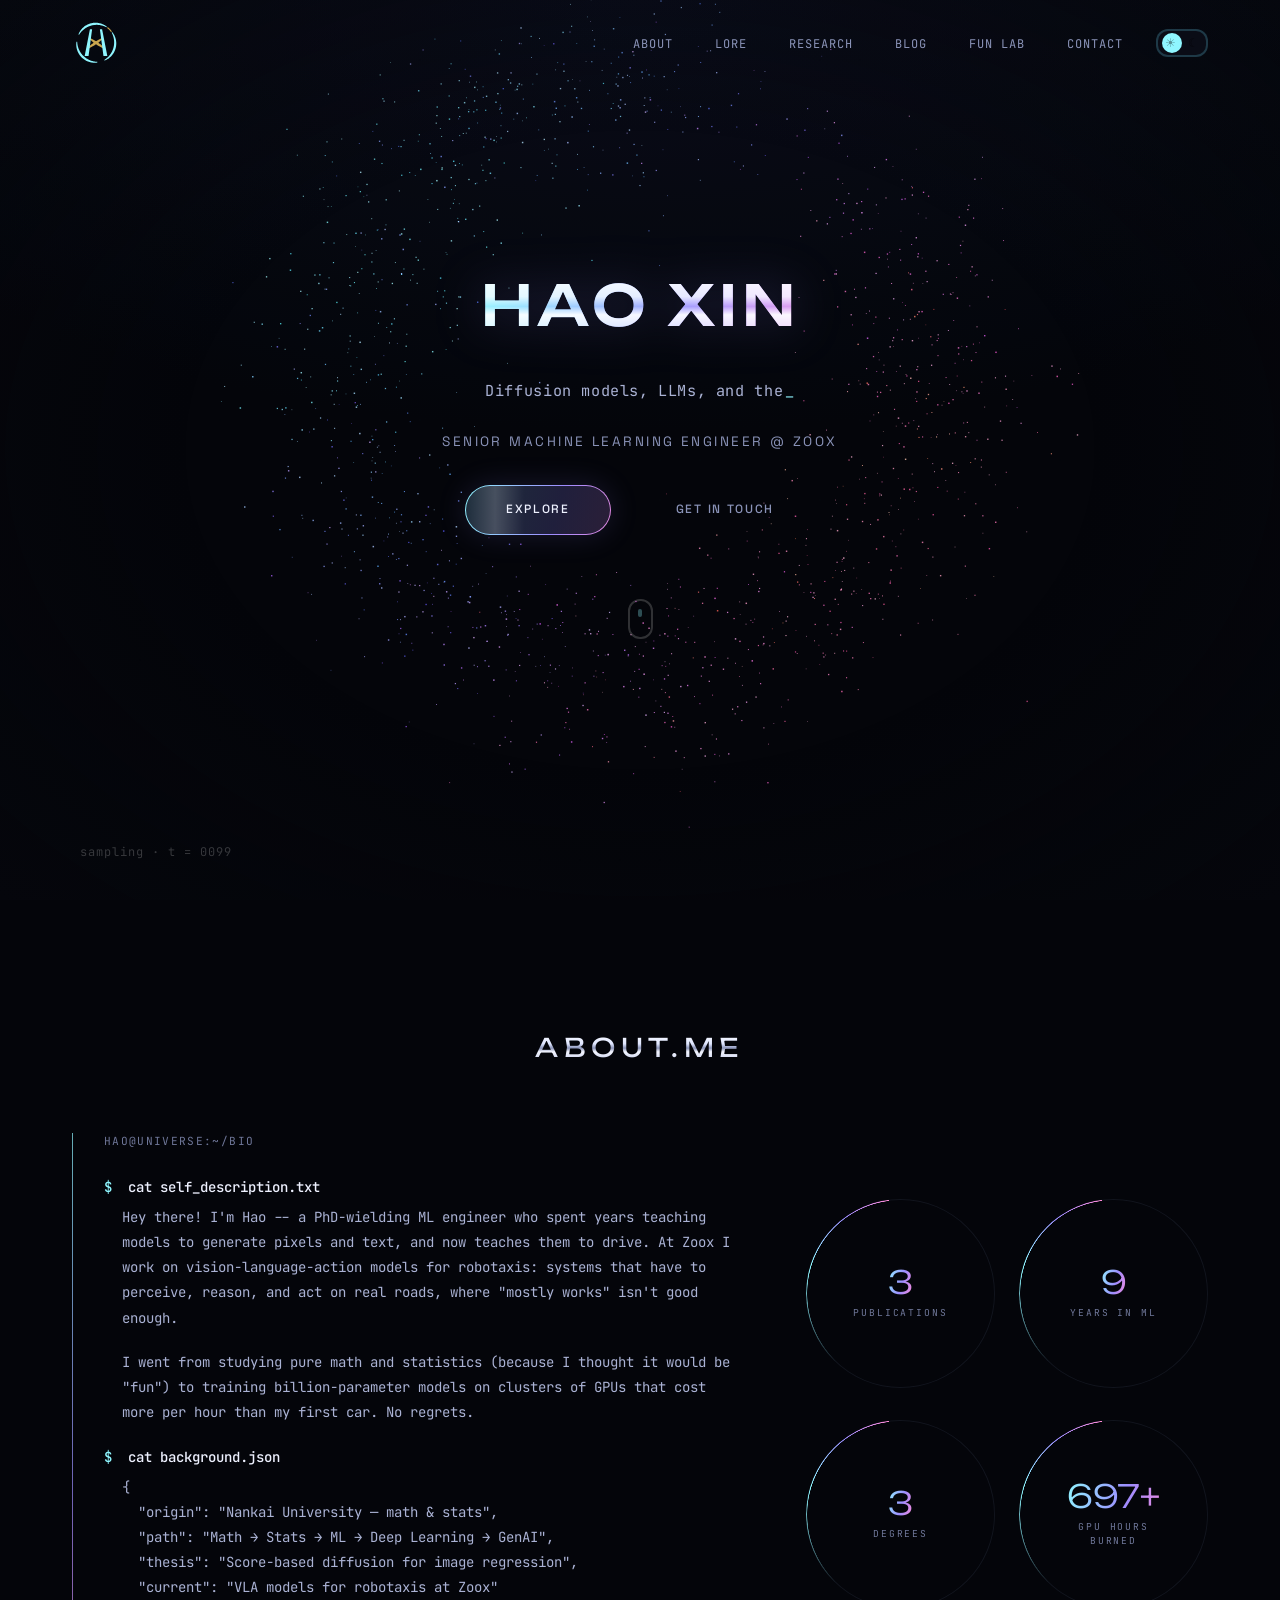
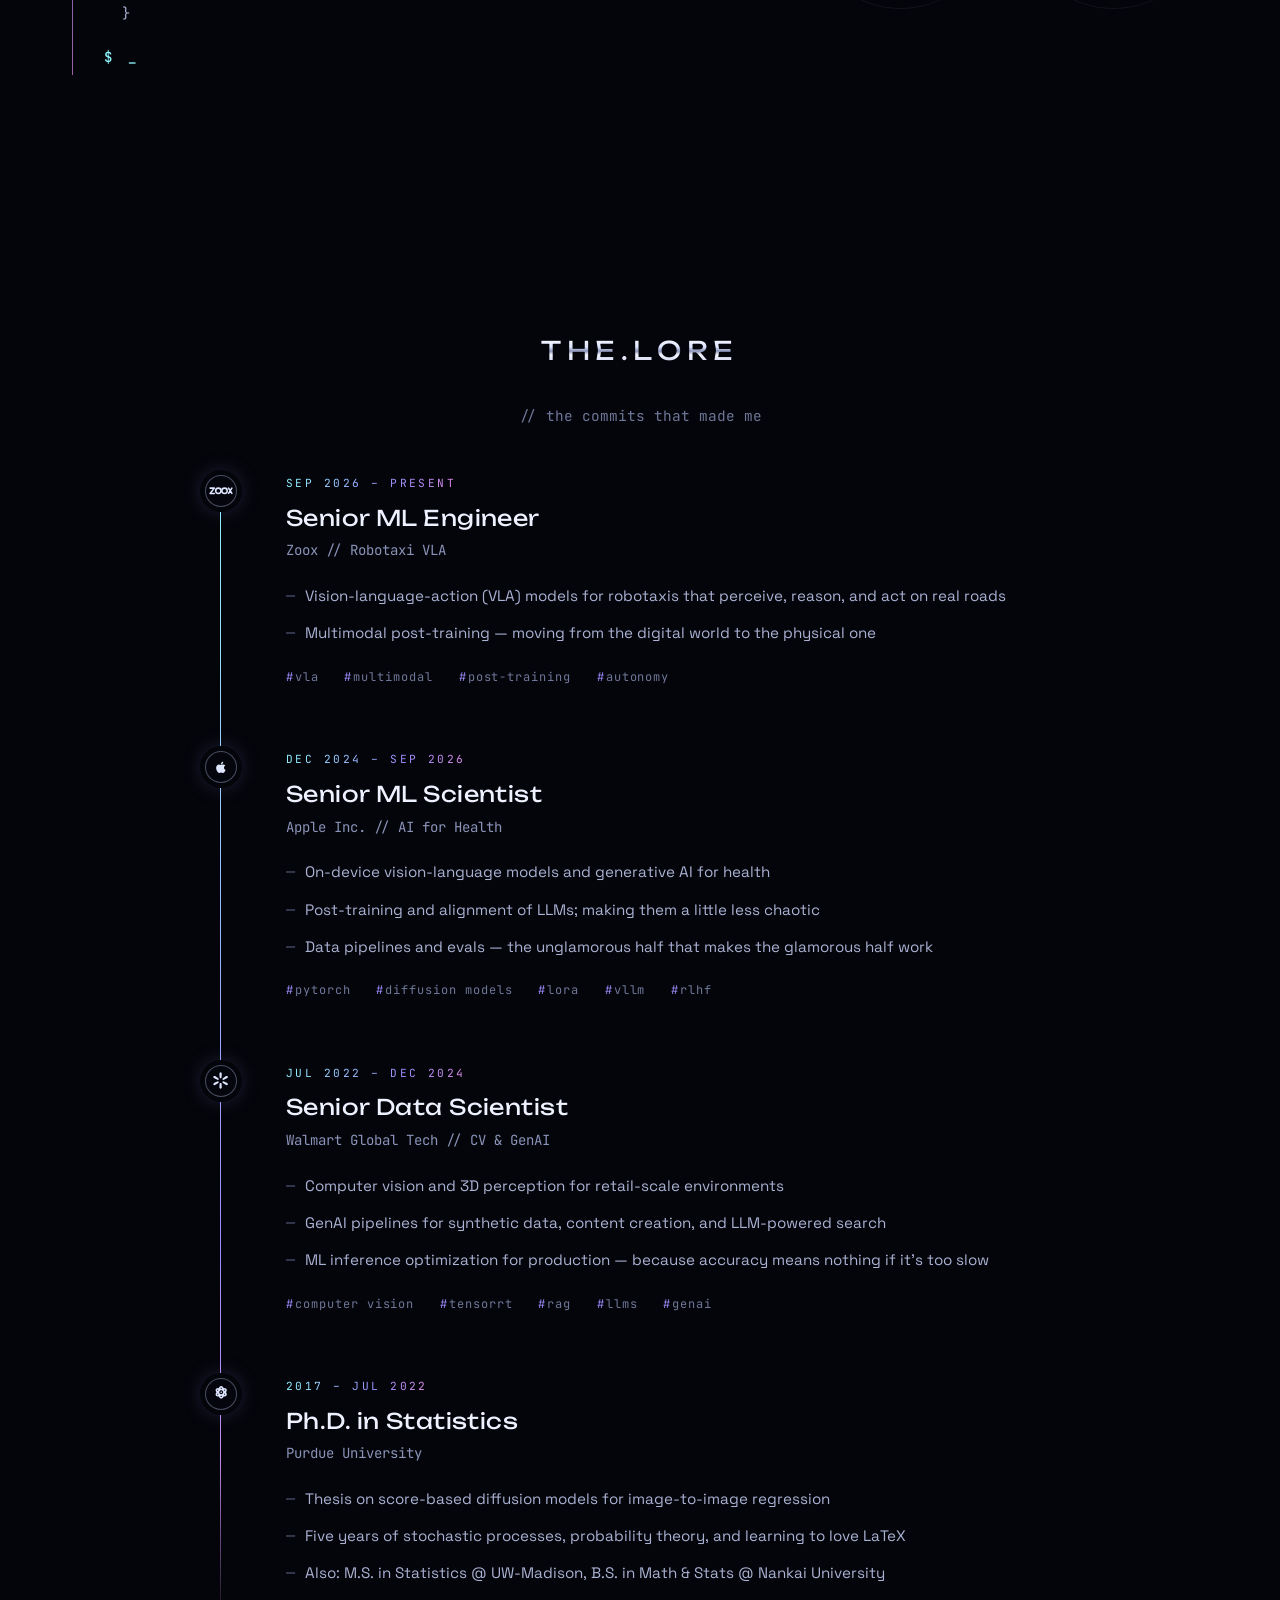
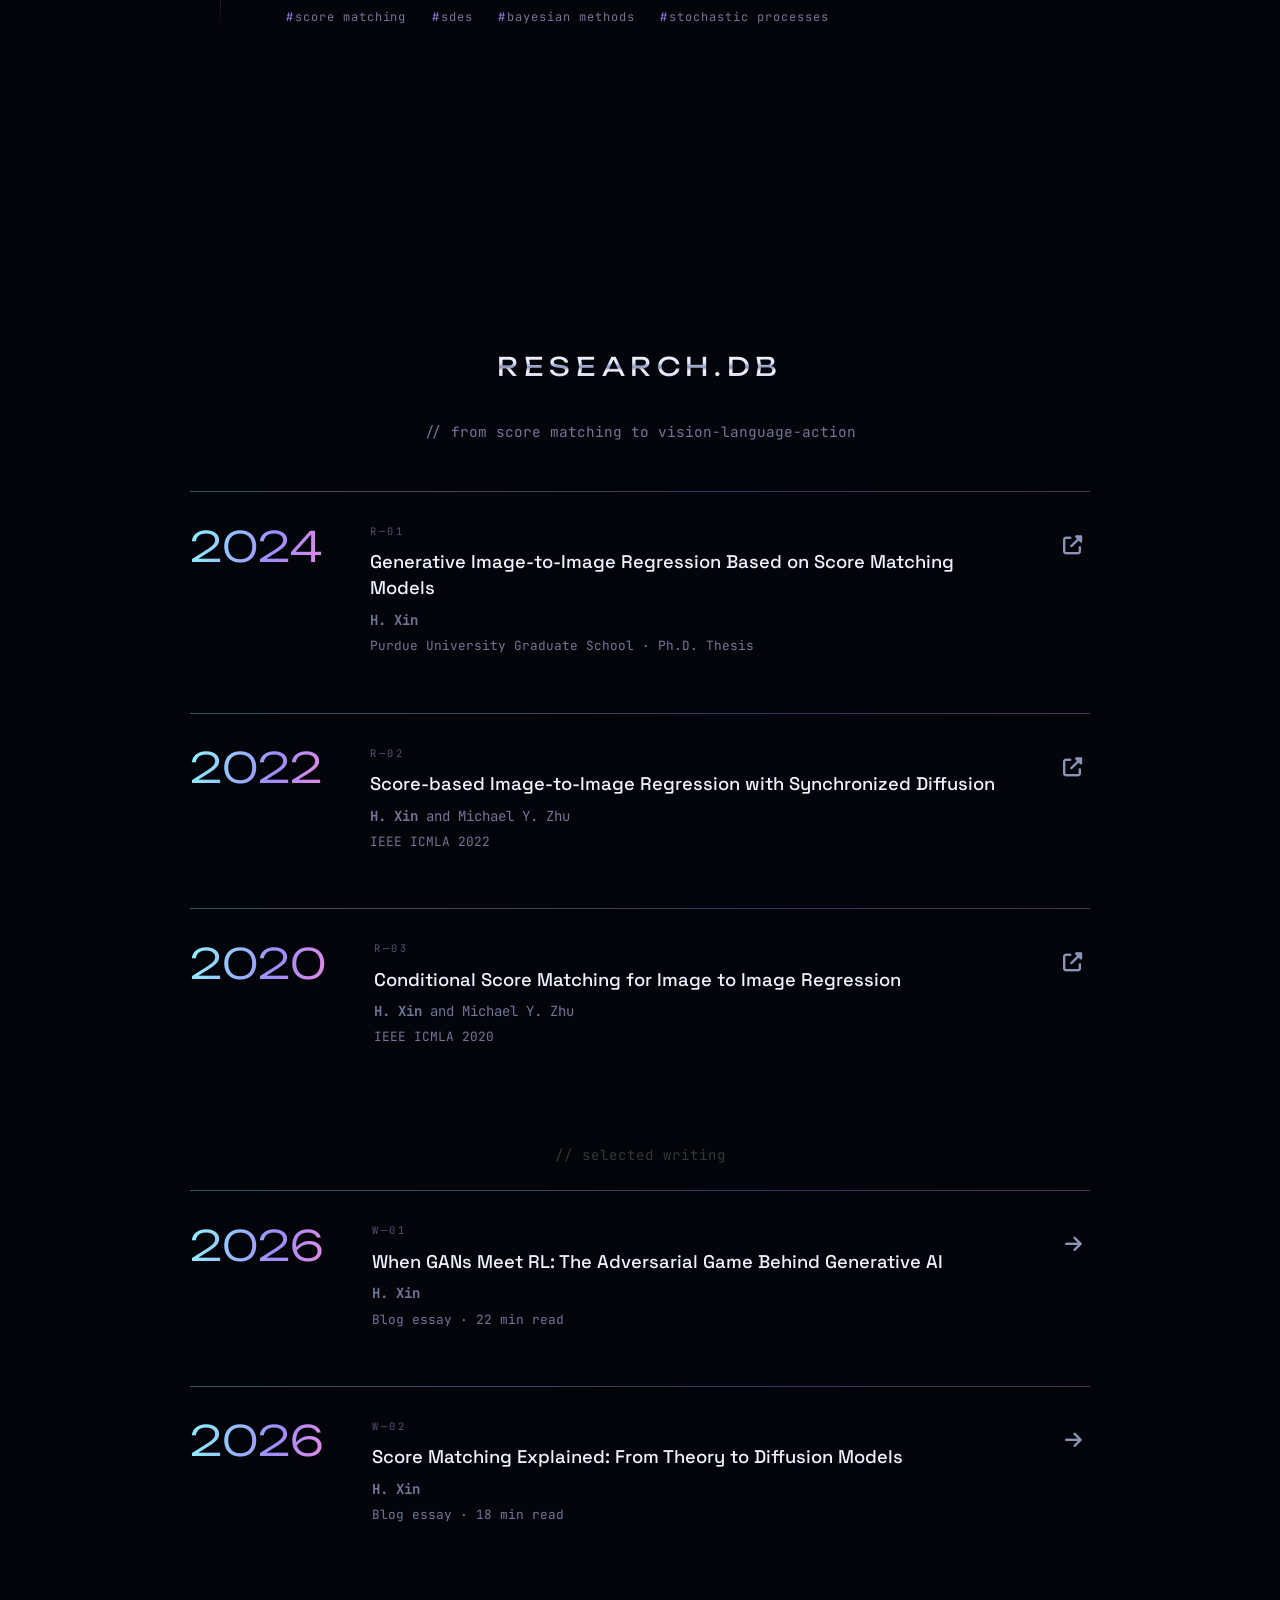
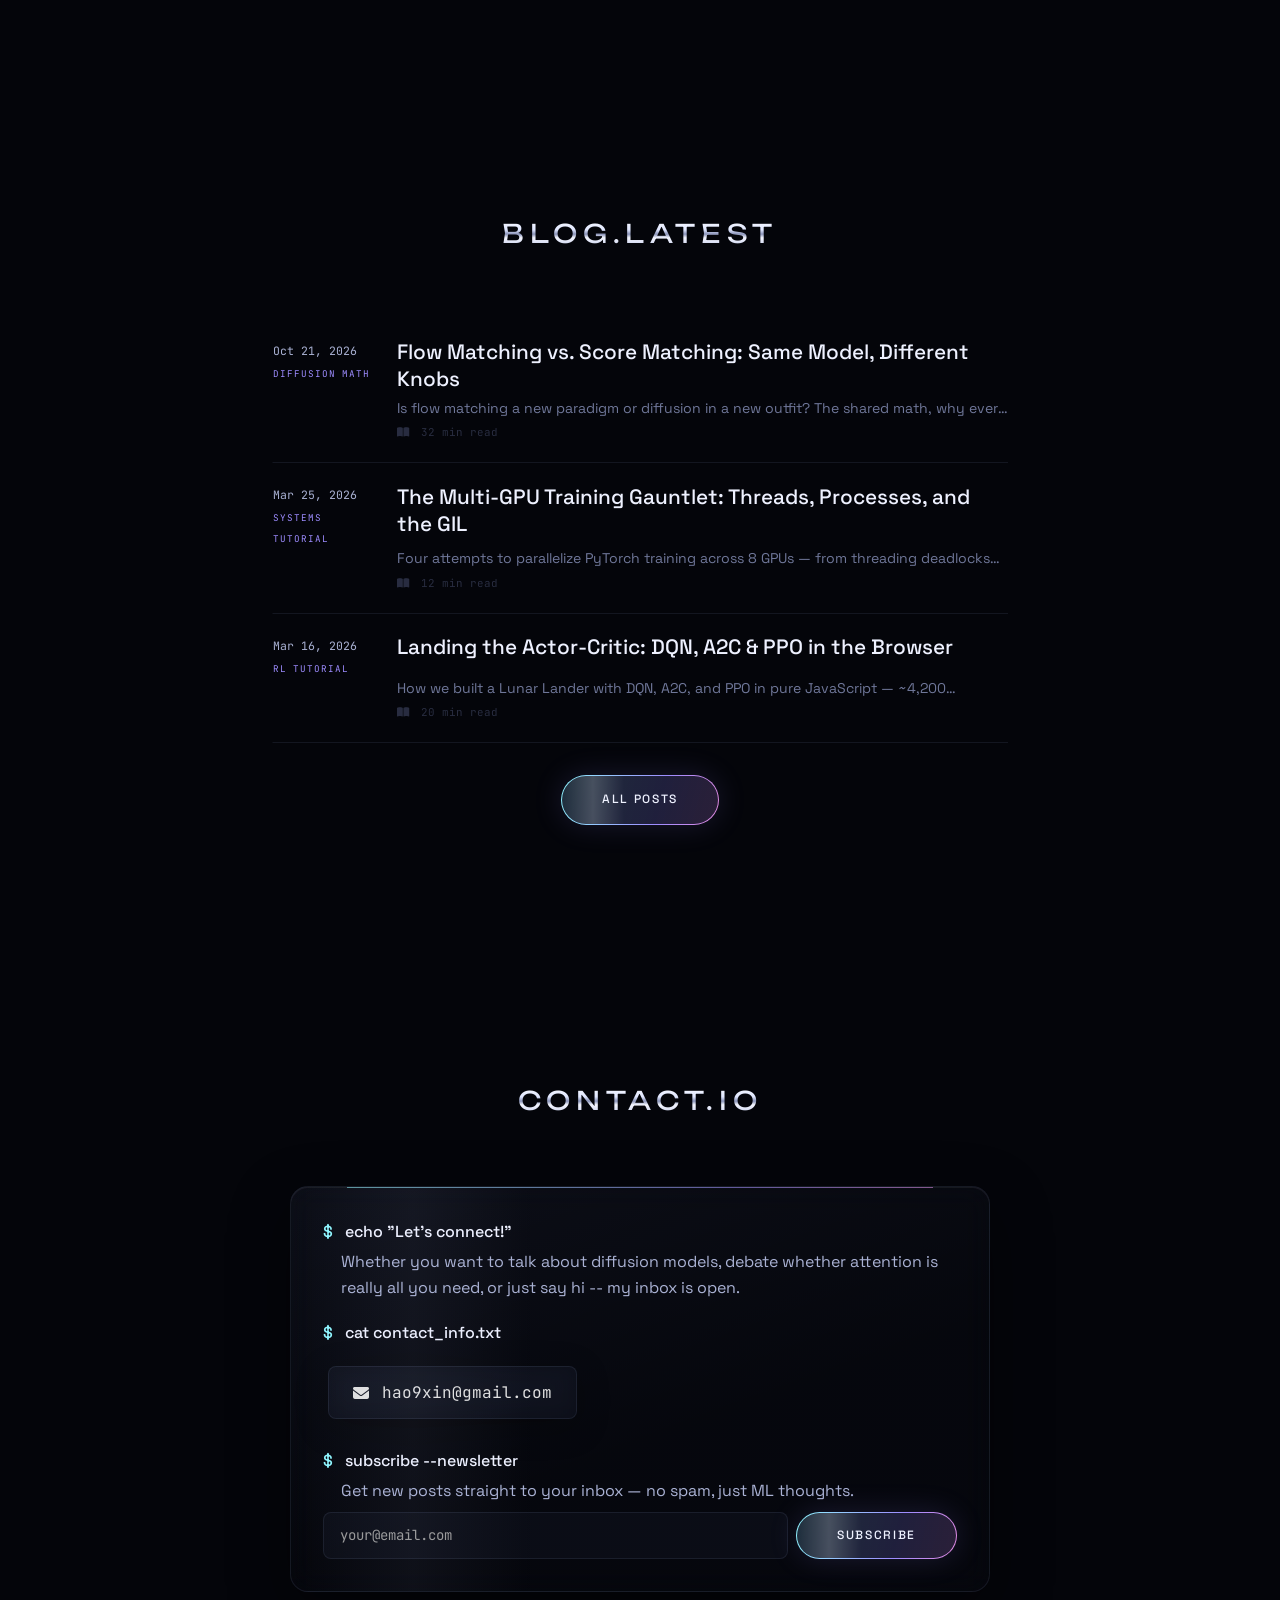
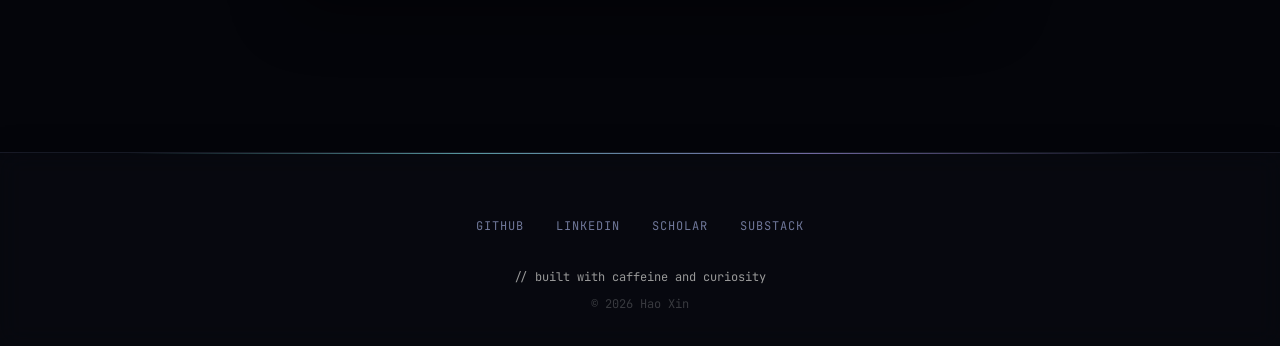
<file: index.html>
<!DOCTYPE html>
<html lang="en">
<head>
    <meta charset="UTF-8">
    <meta name="viewport" content="width=device-width, initial-scale=1.0">
    <title>Hao Xin | Probably Overthinking It</title>
    <meta name="description" content="Hao Xin -- Senior Machine Learning Engineer at Zoox, building vision-language-action models for autonomous driving. Background in diffusion models and generative AI. Portfolio, publications, and technical blog.">
    <meta name="author" content="Hao Xin">
    <link rel="canonical" href="https://muserhao.github.io/">
    <!-- Open Graph -->
    <meta property="og:type" content="website">
    <meta property="og:title" content="Hao Xin | Probably Overthinking It">
    <meta property="og:description" content="Senior Machine Learning Engineer at Zoox, building vision-language-action models for autonomous driving. Background in diffusion models and generative AI. Portfolio, publications, and technical blog.">
    <meta property="og:url" content="https://muserhao.github.io/">
    <meta property="og:site_name" content="Hao Xin">
    <meta property="og:image" content="https://muserhao.github.io/og-image.png">
    <meta property="og:image:width" content="1200">
    <meta property="og:image:height" content="630">
    <!-- Twitter Card -->
    <meta name="twitter:card" content="summary_large_image">
    <meta name="twitter:title" content="Hao Xin | Probably Overthinking It">
    <meta name="twitter:description" content="Senior Machine Learning Engineer at Zoox, building vision-language-action models for autonomous driving. Background in diffusion models and generative AI.">
    <meta name="twitter:image" content="https://muserhao.github.io/og-image.png">
    <!-- JSON-LD Structured Data -->
    <script type="application/ld+json">
    {
        "@context": "https://schema.org",
        "@type": "Person",
        "name": "Hao Xin",
        "url": "https://muserhao.github.io",
        "jobTitle": "Senior Machine Learning Engineer",
        "worksFor": { "@type": "Organization", "name": "Zoox" },
        "knowsAbout": ["Machine Learning", "Vision-Language-Action Models", "Multimodal Post-Training", "Diffusion Models", "Generative AI", "Reinforcement Learning"]
    }
    </script>
    <link rel="icon" href="favicon.svg" type="image/svg+xml">
    <link rel="stylesheet" href="style.css">
    <link rel="stylesheet" href="blog/blog.css">
    <link rel="stylesheet" href="zen.css">
    <link rel="stylesheet" href="xeno.css">
    <link rel="stylesheet" href="https://cdnjs.cloudflare.com/ajax/libs/font-awesome/6.5.0/css/all.min.css">
    <link href="https://fonts.googleapis.com/css2?family=Unbounded:wght@300;400;500&family=Space+Grotesk:wght@300;400;500;600&family=JetBrains+Mono:wght@400;500&display=swap" rel="stylesheet">
    <link href="https://fonts.googleapis.com/css2?family=Noto+Serif+TC:wght@500;700&text=%E5%BA%8F%E9%80%94%E7%A0%94%E6%96%87%E7%B7%A3&display=swap" rel="stylesheet">
    <link href="https://fonts.googleapis.com/css2?family=Shippori+Mincho:wght@400;500&family=Zen+Kaku+Gothic+New:wght@400;500&display=swap" rel="stylesheet">
    <script>
        (function(){var t=localStorage.getItem('theme')||'dark';document.documentElement.setAttribute('data-theme',t)})();
    </script>
</head>
<body>
    <!-- Generative flow field — hero signature visual -->
    <canvas id="gen-art-canvas" class="gen-art-canvas" aria-hidden="true"></canvas>

    <!-- Animated background grid (dark: dot grid, light: hidden) -->
    <div class="grid-bg"></div>

    <!-- Paper texture (light theme only) -->
    <div class="paper-texture" aria-hidden="true"></div>


    <!-- Dark theme: vignette for depth (hidden in light) -->
    <div class="vignette dark-only" aria-hidden="true"></div>

    <!-- Navigation -->
    <header>
        <nav>
            <a href="#home" class="logo" aria-label="HAO.XIN">
            </a>
            <ul class="nav-links">
                <li><a href="#about" class="nav-link"><span class="dark-only">ABOUT</span><span class="light-only">About</span></a></li>
                <li><a href="#lore" class="nav-link"><span class="dark-only">LORE</span><span class="light-only">Journey</span></a></li>
                <li><a href="#publications" class="nav-link"><span class="dark-only">RESEARCH</span><span class="light-only">Research</span></a></li>
                <li><a href="blog/index.html" class="nav-link"><span class="dark-only">BLOG</span><span class="light-only">Writing</span></a></li>
                <li><a href="lab/index.html" class="nav-link"><span class="dark-only">FUN LAB</span><span class="light-only">Lab</span></a></li>
                <li><a href="#contact" class="nav-link"><span class="dark-only">CONTACT</span><span class="light-only">Connect</span></a></li>
                <li>
                    <button class="theme-toggle" aria-label="Toggle theme">
                        <span class="theme-toggle-icon-light">&#9728;</span>
                        <span class="theme-toggle-slider"></span>
                        <span class="theme-toggle-icon-dark">&#9790;</span>
                    </button>
                </li>
            </ul>
            <button class="hamburger" id="hamburger" aria-label="Toggle menu" aria-expanded="false">
                <span></span>
                <span></span>
                <span></span>
            </button>
        </nav>
    </header>

    <main>
        <!-- Hero Section -->
        <section id="home" class="hero">
            <div class="hero-content">
                <div class="glitch-wrapper">
                    <h1 class="glitch" data-text="HAO XIN"><span class="dark-only">HAO XIN</span><span class="light-only">Hao Xin</span><img class="zen-seal" src="images/seal.svg" alt="" aria-hidden="true"></h1>
                    <div class="hero-ornament light-only"></div>
                </div>
                <div class="typewriter">
                    <p id="typewriter-text"></p>
                    <span class="cursor">_</span>
                </div>
                <p class="hero-subtitle">Senior Machine Learning Engineer @ Zoox</p>
                <p class="hero-tagline light-only">Building models that see, reason, and act in the physical world.</p>
                <div class="hero-buttons">
                    <a href="#about" class="btn neon-btn">EXPLORE</a>
                    <a href="#contact" class="btn neon-btn alt">GET IN TOUCH</a>
                </div>
                <div class="scroll-indicator">
                    <div class="mouse">
                        <div class="wheel"></div>
                    </div>
                </div>
            </div>
            <button type="button" id="diffusion-t" class="diffusion-t dark-only" aria-label="Resample the background">sampling · t = 1000</button>
        </section>

        <!-- About Section -->
        <section id="about" class="about">
            <h2 class="section-title"><span class="dark-only"><span class="title-decoration">&lt;</span> ABOUT.ME <span class="title-decoration">/&gt;</span></span><span class="light-only">About</span></h2>

            <div class="about-content">
                <!-- Dark: Terminal -->
                <div class="terminal-window dark-only">
                    <div class="terminal-header">
                        <span class="terminal-dot red"></span>
                        <span class="terminal-dot yellow"></span>
                        <span class="terminal-dot green"></span>
                        <span class="terminal-title">hao@universe:~/bio</span>
                    </div>
                    <div class="terminal-body">
                        <p class="terminal-line"><span class="prompt">$</span> cat self_description.txt</p>
                        <p class="terminal-output">
                            Hey there! I'm Hao -- a PhD-wielding ML engineer who spent years teaching
                            models to generate pixels and text, and now teaches them to drive. At Zoox I
                            work on vision-language-action models for robotaxis: systems that have to
                            perceive, reason, and act on real roads, where "mostly works" isn't good enough.
                        </p>
                        <p class="terminal-output">
                            I went from studying pure math and statistics (because I thought it would
                            be "fun") to training billion-parameter models on clusters of GPUs that
                            cost more per hour than my first car. No regrets.
                        </p>
                        <p class="terminal-line"><span class="prompt">$</span> cat background.json</p>
                        <p class="terminal-output">
                            {<br>
                            &nbsp;&nbsp;"origin": "Nankai University — math &amp; stats",<br>
                            &nbsp;&nbsp;"path": "Math → Stats → ML → Deep Learning → GenAI",<br>
                            &nbsp;&nbsp;"thesis": "Score-based diffusion for image regression",<br>
                            &nbsp;&nbsp;"current": "VLA models for robotaxis at Zoox"<br>
                            }
                        </p>
                        <p class="terminal-line"><span class="prompt">$</span> <span class="cursor-blink">_</span></p>
                    </div>
                </div>

                <!-- Light: Journal / Notebook -->
                <div class="journal-window light-only">
                    <div class="journal-body">
                        <p class="journal-text">
                            I've always been drawn to the place where structure meets surprise — the moment
                            a mathematical proof clicks, or a model generates something unexpectedly beautiful.
                        </p>
                        <p class="journal-text">
                            My path wandered from mathematics and statistics at Nankai University through the
                            probabilistic landscapes of Wisconsin and Purdue, into generative AI at
                            Walmart and Apple, and now to Zoox, where I build
                            models that see, reason, and act in the physical world.
                        </p>
                        <p class="journal-text">
                            I believe the best science feels like art: an elegant equation,
                            a well-designed experiment, a diffusion process that turns noise into meaning.
                        </p>
                    </div>
                </div>
                <div class="stats-grid">
                    <div class="stat-card" data-count="3">
                        <div class="stat-number" id="stat-pubs">0</div>
                        <div class="stat-label">PUBLICATIONS</div>
                        <div class="stat-icon"><i class="fas fa-file-alt"></i></div>
                    </div>
                    <div class="stat-card" data-count="9">
                        <div class="stat-number" id="stat-years">0</div>
                        <div class="stat-label">YEARS IN ML</div>
                        <div class="stat-icon"><i class="fas fa-brain"></i></div>
                    </div>
                    <div class="stat-card" data-count="3">
                        <div class="stat-number" id="stat-degrees">0</div>
                        <div class="stat-label">DEGREES</div>
                        <div class="stat-icon"><i class="fas fa-graduation-cap"></i></div>
                    </div>
                    <div class="stat-card" data-count="999">
                        <div class="stat-number" id="stat-gpu">0</div>
                        <div class="stat-label">GPU HOURS BURNED</div>
                        <div class="stat-icon"><i class="fas fa-fire"></i></div>
                    </div>
                </div>
            </div>
        </section>

        <!-- The Lore Section -->
        <section id="lore" class="experience">
            <h2 class="section-title"><span class="dark-only"><span class="title-decoration">&lt;</span> THE.LORE <span class="title-decoration">/&gt;</span></span><span class="light-only">Journey</span></h2>
            <p class="section-subtitle dark-only">// the commits that made me</p>
            <p class="section-subtitle light-only">the chapters that shaped me</p>
            <div class="timeline">
                <div class="timeline-item" data-aos="fade-right">
                    <div class="timeline-marker">
                        <svg class="zoox-mark" viewBox="0 0 108 34" xmlns="http://www.w3.org/2000/svg" role="img" aria-label="Zoox"><g fill="none" stroke="currentColor" stroke-width="7" stroke-linecap="round" stroke-linejoin="round"><path d="M5 5 H24 L5 29 H24"/><circle cx="42" cy="17" r="12"/><circle cx="70" cy="17" r="12"/><path d="M88 5 L103 29 M103 5 L88 29"/></g></svg>
                    </div>
                    <div class="timeline-content neon-card">
                        <div class="timeline-header">
                            <h3>Senior ML Engineer</h3>
                            <span class="timeline-company">Zoox <span class="dark-only">//</span><span class="light-only">·</span> Robotaxi VLA</span>
                            <span class="timeline-date">Sep 2026 – Present</span>
                        </div>
                        <ul class="timeline-details">
                            <li>Vision-language-action (VLA) models for robotaxis that perceive, reason, and act on real roads</li>
                            <li>Multimodal post-training — moving from the digital world to the physical one</li>
                        </ul>
                        <div class="tech-tags">
                            <span>VLA</span>
                            <span>Multimodal</span>
                            <span>Post-Training</span>
                            <span>Autonomy</span>
                        </div>
                    </div>
                </div>
                <div class="timeline-item" data-aos="fade-left">
                    <div class="timeline-marker">
                        <i class="fab fa-apple"></i>
                    </div>
                    <div class="timeline-content neon-card">
                        <div class="timeline-header">
                            <h3>Senior ML Scientist</h3>
                            <span class="timeline-company">Apple Inc. <span class="dark-only">//</span><span class="light-only">·</span> AI for Health</span>
                            <span class="timeline-date">Dec 2024 – Sep 2026</span>
                        </div>
                        <ul class="timeline-details">
                            <li>On-device vision-language models and generative AI for health</li>
                            <li>Post-training and alignment of LLMs; making them a little less chaotic</li>
                            <li>Data pipelines and evals — the unglamorous half that makes the glamorous half work</li>
                        </ul>
                        <div class="tech-tags">
                            <span>PyTorch</span>
                            <span>Diffusion Models</span>
                            <span>LoRA</span>
                            <span>vLLM</span>
                            <span>RLHF</span>
                        </div>
                    </div>
                </div>
                <div class="timeline-item" data-aos="fade-right">
                    <div class="timeline-marker">
                        <svg class="walmart-spark" viewBox="0 0 100 100" xmlns="http://www.w3.org/2000/svg"><defs><path id="wm-petal" d="M44 16 C44 11 46.5 7 50 7 C53.5 7 56 11 56 16 L55 33 C54.5 36 53 37.5 51.5 38 L48.5 38 C47 37.5 45.5 36 45 33 Z"/></defs><use href="#wm-petal"/><use href="#wm-petal" transform="rotate(60 50 50)"/><use href="#wm-petal" transform="rotate(120 50 50)"/><use href="#wm-petal" transform="rotate(180 50 50)"/><use href="#wm-petal" transform="rotate(240 50 50)"/><use href="#wm-petal" transform="rotate(300 50 50)"/></svg>
                    </div>
                    <div class="timeline-content neon-card">
                        <div class="timeline-header">
                            <h3>Senior Data Scientist</h3>
                            <span class="timeline-company">Walmart Global Tech <span class="dark-only">//</span><span class="light-only">·</span> CV & GenAI</span>
                            <span class="timeline-date">Jul 2022 – Dec 2024</span>
                        </div>
                        <ul class="timeline-details">
                            <li>Computer vision and 3D perception for retail-scale environments</li>
                            <li>GenAI pipelines for synthetic data, content creation, and LLM-powered search</li>
                            <li>ML inference optimization for production — because accuracy means nothing if it's too slow</li>
                        </ul>
                        <div class="tech-tags">
                            <span>Computer Vision</span>
                            <span>TensorRT</span>
                            <span>RAG</span>
                            <span>LLMs</span>
                            <span>GenAI</span>
                        </div>
                    </div>
                </div>
                <div class="timeline-item" data-aos="fade-left">
                    <div class="timeline-marker">
                        <i class="fas fa-atom"></i>
                    </div>
                    <div class="timeline-content neon-card">
                        <div class="timeline-header">
                            <h3>Ph.D. in Statistics</h3>
                            <span class="timeline-company">Purdue University</span>
                            <span class="timeline-date">2017 – Jul 2022</span>
                        </div>
                        <ul class="timeline-details">
                            <li>Thesis on score-based diffusion models for image-to-image regression</li>
                            <li>Five years of stochastic processes, probability theory, and learning to love LaTeX</li>
                            <li>Also: M.S. in Statistics @ UW-Madison, B.S. in Math & Stats @ Nankai University</li>
                        </ul>
                        <div class="tech-tags">
                            <span>Score Matching</span>
                            <span>SDEs</span>
                            <span>Bayesian Methods</span>
                            <span>Stochastic Processes</span>
                        </div>
                    </div>
                </div>
            </div>
        </section>

        <!-- Publications Section -->
        <section id="publications" class="publications">
            <h2 class="section-title"><span class="dark-only"><span class="title-decoration">&lt;</span> RESEARCH.DB <span class="title-decoration">/&gt;</span></span><span class="light-only">Research</span></h2>
            <p class="research-focus dark-only">// from score matching to vision-language-action</p>
            <p class="research-focus light-only">exploring how noise becomes signal</p>
            <div class="pub-list">
                <div class="pub-card neon-card">
                    <div class="pub-year">2024</div>
                    <div class="pub-content">
                        <h3><a href="https://doi.org/10.25394/PGS.22242529.v1" target="_blank" rel="noopener noreferrer">Generative Image-to-Image Regression Based on Score Matching Models</a></h3>
                        <p class="pub-authors"><strong>H. Xin</strong></p>
                        <p class="pub-venue">Purdue University Graduate School · Ph.D. Thesis</p>
                    </div>
                    <div class="pub-link"><a href="https://doi.org/10.25394/PGS.22242529.v1" target="_blank" rel="noopener noreferrer"><i class="fas fa-external-link-alt"></i></a></div>
                </div>
                <div class="pub-card neon-card">
                    <div class="pub-year">2022</div>
                    <div class="pub-content">
                        <h3><a href="https://ieeexplore.ieee.org/document/10068956" target="_blank" rel="noopener noreferrer">Score-based Image-to-Image Regression with Synchronized Diffusion</a></h3>
                        <p class="pub-authors"><strong>H. Xin</strong> and Michael Y. Zhu</p>
                        <p class="pub-venue">IEEE ICMLA 2022</p>
                    </div>
                    <div class="pub-link"><a href="https://ieeexplore.ieee.org/document/10068956" target="_blank" rel="noopener noreferrer"><i class="fas fa-external-link-alt"></i></a></div>
                </div>
                <div class="pub-card neon-card">
                    <div class="pub-year">2020</div>
                    <div class="pub-content">
                        <h3><a href="https://ieeexplore.ieee.org/document/9356384" target="_blank" rel="noopener noreferrer">Conditional Score Matching for Image to Image Regression</a></h3>
                        <p class="pub-authors"><strong>H. Xin</strong> and Michael Y. Zhu</p>
                        <p class="pub-venue">IEEE ICMLA 2020</p>
                    </div>
                    <div class="pub-link"><a href="https://ieeexplore.ieee.org/document/9356384" target="_blank" rel="noopener noreferrer"><i class="fas fa-external-link-alt"></i></a></div>
                </div>
            </div>
            <h3 class="pub-group"><span class="dark-only">// selected writing</span><span class="light-only">Selected writing</span></h3>
            <div class="pub-list">
                <div class="pub-card neon-card">
                    <div class="pub-year">2026</div>
                    <div class="pub-content">
                        <h3><a href="blog/posts/gan-meets-rl.html">When GANs Meet RL: The Adversarial Game Behind Generative AI</a></h3>
                        <p class="pub-authors"><strong>H. Xin</strong></p>
                        <p class="pub-venue">Blog essay · 22 min read</p>
                    </div>
                    <div class="pub-link"><a href="blog/posts/gan-meets-rl.html" aria-label="Read the essay"><i class="fas fa-arrow-right"></i></a></div>
                </div>
                <div class="pub-card neon-card">
                    <div class="pub-year">2026</div>
                    <div class="pub-content">
                        <h3><a href="blog/posts/score-matching-explained.html">Score Matching Explained: From Theory to Diffusion Models</a></h3>
                        <p class="pub-authors"><strong>H. Xin</strong></p>
                        <p class="pub-venue">Blog essay · 18 min read</p>
                    </div>
                    <div class="pub-link"><a href="blog/posts/score-matching-explained.html" aria-label="Read the essay"><i class="fas fa-arrow-right"></i></a></div>
                </div>
            </div>
        </section>

        <!-- Blog Preview Section -->
        <section id="blog" class="blog-section">
            <h2 class="section-title"><span class="dark-only"><span class="title-decoration">&lt;</span> BLOG.LATEST <span class="title-decoration">/&gt;</span></span><span class="light-only">Writing</span></h2>
            <div class="blog-preview-grid" id="blog-preview-grid">
                <!-- Dynamically loaded from blog/index.html -->
            </div>
            <a href="blog/index.html" class="btn neon-btn view-all-btn"><span class="dark-only">ALL POSTS</span><span class="light-only">All writing</span></a>
        </section>

        <!-- Contact Section -->
        <section id="contact" class="contact">
            <h2 class="section-title"><span class="dark-only"><span class="title-decoration">&lt;</span> CONTACT.IO <span class="title-decoration">/&gt;</span></span><span class="light-only">Connect</span></h2>
            <div class="contact-content">
                <!-- Dark: Terminal style -->
                <div class="contact-terminal neon-card dark-only">
                    <p class="terminal-line"><span class="prompt">$</span> echo "Let's connect!"</p>
                    <p class="terminal-output">Whether you want to talk about diffusion models, debate whether attention is really all you need, or just say hi -- my inbox is open.</p>
                    <p class="terminal-line"><span class="prompt">$</span> cat contact_info.txt</p>
                    <div class="contact-details">
                        <a href="mailto:hao9xin@gmail.com" class="contact-item">
                            <i class="fas fa-envelope"></i>
                            <span>hao9xin@gmail.com</span>
                        </a>
                    </div>
                    <p class="terminal-line terminal-line--spaced"><span class="prompt">$</span> subscribe --newsletter</p>
                    <p class="terminal-output terminal-output--compact">Get new posts straight to your inbox — no spam, just ML thoughts.</p>
                    <form class="substack-form" action="https://haoxin9.substack.com/api/v1/free?nojs=true" method="post" target="_blank">
                        <div class="substack-input-row">
                            <input type="email" name="email" placeholder="your@email.com" required class="substack-input" />
                            <button type="submit" class="btn neon-btn substack-submit">SUBSCRIBE</button>
                        </div>
                    </form>
                </div>

                <!-- Light: Letter style -->
                <div class="contact-letter neon-card light-only">
                    <p class="journal-text">
                        I'd love to hear from you — whether it's about research, a shared curiosity,
                        or just to say hello. The best conversations often start with a simple note.
                    </p>
                    <div class="contact-details">
                        <a href="mailto:hao9xin@gmail.com" class="contact-item">
                            <i class="fas fa-envelope"></i>
                            <span>hao9xin@gmail.com</span>
                        </a>
                    </div>
                    <p class="journal-text contact-subscribe-intro">
                        If you enjoy thoughtful writing on ML and beyond, leave your email — I'll send you new pieces as they come.
                    </p>
                    <form class="substack-form" action="https://haoxin9.substack.com/api/v1/free?nojs=true" method="post" target="_blank">
                        <div class="substack-input-row">
                            <input type="email" name="email" placeholder="your@email.com" required class="substack-input" />
                            <button type="submit" class="btn neon-btn substack-submit">SUBSCRIBE</button>
                        </div>
                    </form>
                </div>
            </div>
        </section>

    </main>

    <footer>
        <div class="footer-gradient"></div>
        <div class="footer-content">
            <div class="footer-links">
                <a href="https://github.com/MuserHao" target="_blank" rel="noopener noreferrer">GitHub</a>
                <a href="https://www.linkedin.com/in/hao9xin/" target="_blank" rel="noopener noreferrer">LinkedIn</a>
                <a href="https://scholar.google.com/citations?hl=en&user=6y09MRIAAAAJ" target="_blank" rel="noopener noreferrer">Scholar</a>
                <a href="https://haoxin9.substack.com" target="_blank" rel="noopener noreferrer">Substack</a>
            </div>
            <p class="footer-text dark-only">// built with caffeine and curiosity</p>
            <p class="footer-text light-only">made with curiosity and care</p>
            <p class="footer-copy">&copy; 2026 Hao Xin</p>
        </div>
    </footer>

    <script src="shared.js"></script>
    <script src="generative-bg.js"></script>
    <script src="zen.js"></script>
    <script>
        // ========== TYPEWRITER ==========
        const darkPhrases = [
            'Diffusion models, LLMs, and the occasional hallucination',
            'Turning math into something useful since 2014',
            'Score matching researcher turned robotaxi ML engineer',
            'Making generative AI behave — one gradient at a time',
            'PhD in stochastic overthinking'
        ];
        const lightPhrases = [
            'Finding beauty in the structure of noise',
            'Curiosity as a compass, mathematics as a language',
            'From pure math to the art of generation',
            'Where rigor meets wonder',
            'Building bridges between data and intuition'
        ];
        function getThemePhrases() {
            return document.documentElement.getAttribute('data-theme') === 'light' ? lightPhrases : darkPhrases;
        }
        let phrases = getThemePhrases();
        let phraseIndex = 0;
        let charIndex = 0;
        let isDeleting = false;
        const typewriterEl = document.getElementById('typewriter-text');

        function typeWriter() {
            // Light mode: show static phrase, no mechanical typing
            if (document.documentElement.getAttribute('data-theme') === 'light') {
                typewriterEl.textContent = phrases[phraseIndex];
                return;
            }

            const currentPhrase = phrases[phraseIndex];
            if (isDeleting) {
                typewriterEl.textContent = currentPhrase.substring(0, charIndex - 1);
                charIndex--;
            } else {
                typewriterEl.textContent = currentPhrase.substring(0, charIndex + 1);
                charIndex++;
            }

            let speed = isDeleting ? 30 : 70;

            if (!isDeleting && charIndex === currentPhrase.length) {
                speed = 2000;
                isDeleting = true;
            } else if (isDeleting && charIndex === 0) {
                isDeleting = false;
                phraseIndex = (phraseIndex + 1) % phrases.length;
                speed = 500;
            }

            setTimeout(typeWriter, speed);
        }
        typeWriter();

        // Update typewriter on theme change
        new MutationObserver(() => {
            phrases = getThemePhrases();
            phraseIndex = 0;
            charIndex = 0;
            isDeleting = false;
            // Light: show immediately. Dark: restart typing.
            if (document.documentElement.getAttribute('data-theme') === 'light') {
                typewriterEl.textContent = phrases[0];
            } else {
                typewriterEl.textContent = '';
                typeWriter();
            }
        }).observe(document.documentElement, { attributes: true, attributeFilter: ['data-theme'] });

        // ========== COUNTER ANIMATION ==========
        function animateCounters() {
            const cards = document.querySelectorAll('.stat-card');
            cards.forEach(card => {
                const target = parseInt(card.getAttribute('data-count'));
                const numberEl = card.querySelector('.stat-number');
                const suffix = target === 999 ? '+' : '';
                let current = 0;
                const increment = Math.ceil(target / 60);
                const timer = setInterval(() => {
                    current += increment;
                    if (current >= target) {
                        current = target;
                        clearInterval(timer);
                    }
                    numberEl.textContent = current + suffix;
                }, 30);
            });
        }

        // ========== ABOUT SECTION OBSERVER ==========
        const aboutObserver = new IntersectionObserver((entries) => {
            entries.forEach(entry => {
                if (entry.isIntersecting && entry.target.classList.contains('about')) {
                    animateCounters();
                    aboutObserver.unobserve(entry.target);
                }
            });
        }, { threshold: 0.2 });
        const aboutSection = document.querySelector('.about');
        if (aboutSection) aboutObserver.observe(aboutSection);

        // ========== SMOOTH SCROLL ==========
        document.querySelectorAll('a[href^="#"]').forEach(anchor => {
            anchor.addEventListener('click', function (e) {
                e.preventDefault();
                const target = document.querySelector(this.getAttribute('href'));
                if (target) {
                    target.scrollIntoView({ behavior: 'smooth', block: 'start' });
                }
                document.querySelector('.nav-links').classList.remove('active');
                document.getElementById('hamburger').classList.remove('active');
                document.getElementById('hamburger').setAttribute('aria-expanded', 'false');
            });
        });

        // ========== DYNAMIC BLOG PREVIEW ==========
        (function loadBlogPreview() {
            const grid = document.getElementById('blog-preview-grid');
            if (!grid) return;
            fetch('blog/index.html')
                .then(r => { if (!r.ok) throw new Error(r.status); return r.text(); })
                .then(html => {
                    const doc = new DOMParser().parseFromString(html, 'text/html');
                    const cards = doc.querySelectorAll('.blog-card');
                    const max = 3;
                    for (let i = 0; i < Math.min(cards.length, max); i++) {
                        const card = cards[i].cloneNode(true);
                        const href = card.getAttribute('href');
                        if (href && !href.startsWith('blog/') && !href.startsWith('/') && !href.startsWith('http')) {
                            card.setAttribute('href', 'blog/' + href);
                        }
                        grid.appendChild(card);
                    }
                })
                .catch(() => {
                    grid.innerHTML = '<p class="blog-fallback"><a href="blog/index.html">Visit the blog</a></p>';
                });
        })();

    </script>
</body>
</html>
</file>
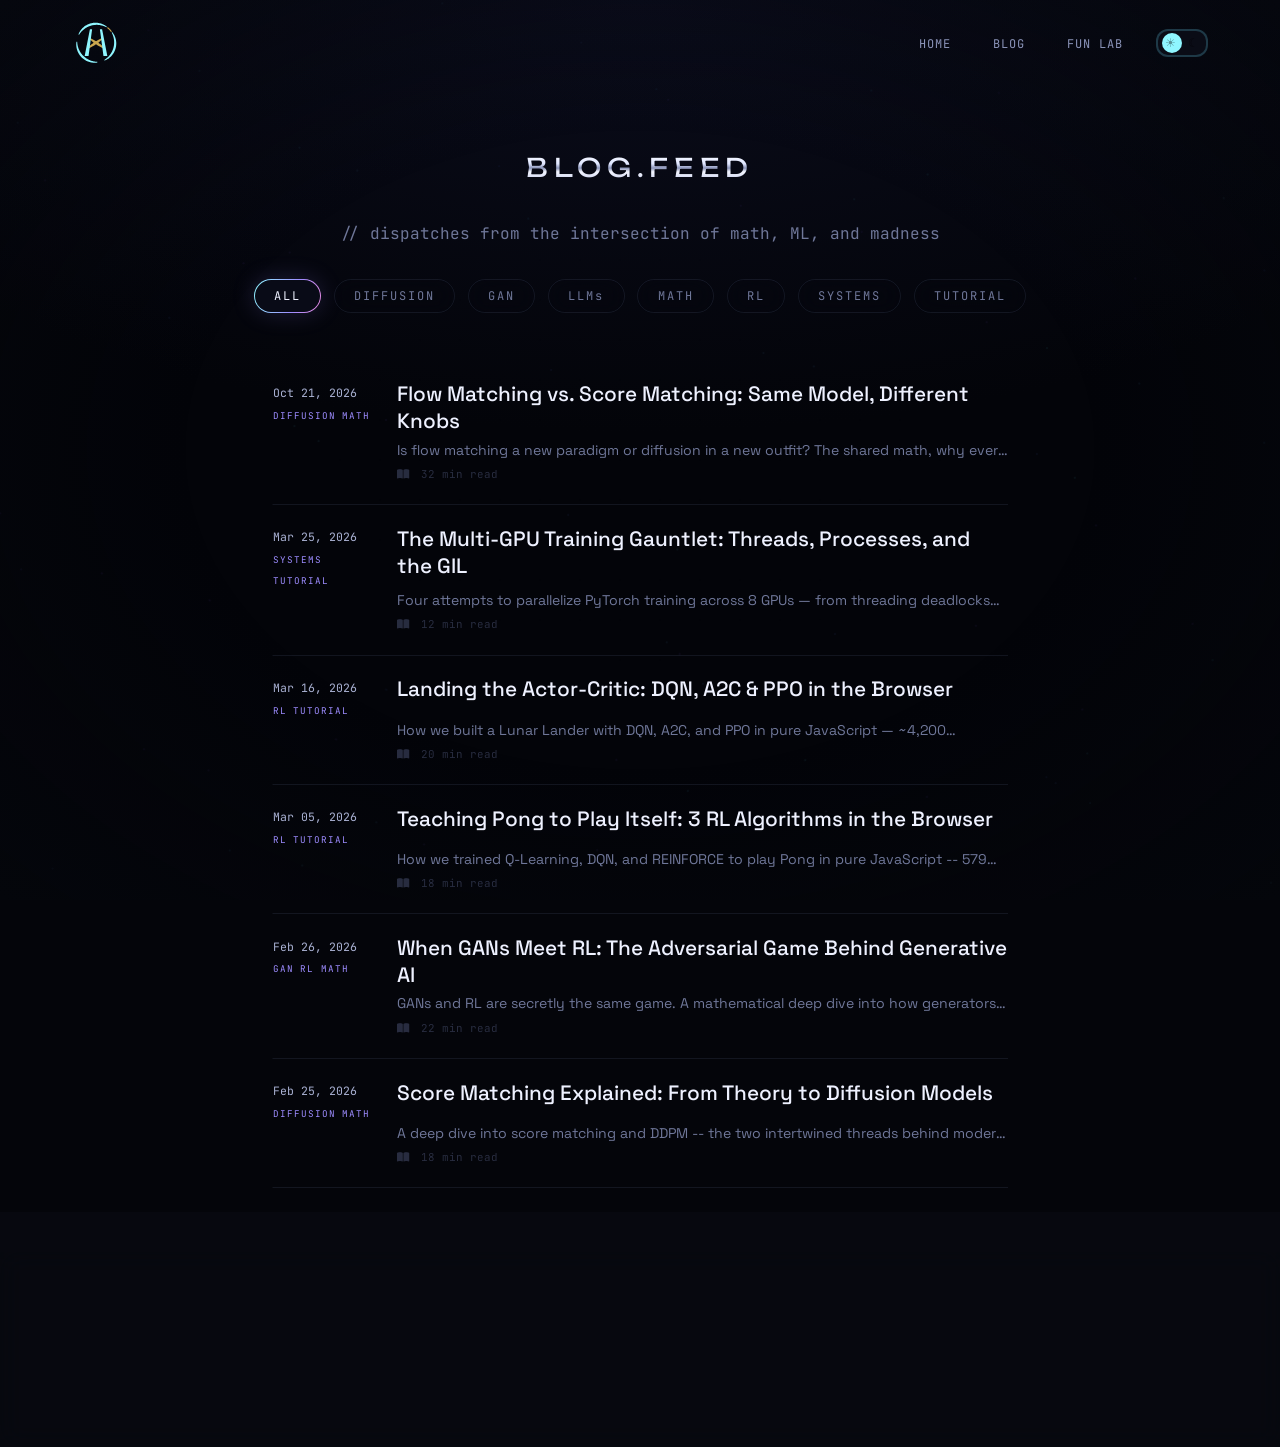
<file: blog/index.html>
<!DOCTYPE html>
<html lang="en">
<head>
    <meta charset="UTF-8">
    <meta name="viewport" content="width=device-width, initial-scale=1.0">
    <title>Blog | Hao Xin</title>
    <meta name="description" content="Technical blog by Hao Xin covering machine learning, diffusion models, GANs, reinforcement learning, and the math behind modern AI.">
    <meta name="author" content="Hao Xin">
    <link rel="canonical" href="https://muserhao.github.io/blog/">
    <!-- Open Graph -->
    <meta property="og:type" content="website">
    <meta property="og:title" content="Blog | Hao Xin">
    <meta property="og:description" content="Technical blog covering machine learning, diffusion models, GANs, reinforcement learning, and the math behind modern AI.">
    <meta property="og:url" content="https://muserhao.github.io/blog/">
    <meta property="og:site_name" content="Hao Xin">
    <meta property="og:image" content="https://muserhao.github.io/og-image.png">
    <meta property="og:image:width" content="1200">
    <meta property="og:image:height" content="630">
    <!-- Twitter Card -->
    <meta name="twitter:card" content="summary_large_image">
    <meta name="twitter:title" content="Blog | Hao Xin">
    <meta name="twitter:description" content="Technical blog covering machine learning, diffusion models, GANs, reinforcement learning, and the math behind modern AI.">
    <meta name="twitter:image" content="https://muserhao.github.io/og-image.png">
    <link rel="icon" href="../favicon.svg" type="image/svg+xml">
    <link rel="stylesheet" href="../style.css">
    <link rel="stylesheet" href="blog.css">
    <link rel="stylesheet" href="../zen.css">
    <link rel="stylesheet" href="../xeno.css">
    <link rel="stylesheet" href="https://cdnjs.cloudflare.com/ajax/libs/font-awesome/6.5.0/css/all.min.css">
    <link href="https://fonts.googleapis.com/css2?family=Unbounded:wght@300;400;500&family=Space+Grotesk:wght@300;400;500;600&family=JetBrains+Mono:wght@400;500&display=swap" rel="stylesheet">
    <link href="https://fonts.googleapis.com/css2?family=Shippori+Mincho:wght@400;500&family=Zen+Kaku+Gothic+New:wght@400;500&display=swap" rel="stylesheet">
    <script>
        (function(){var t=localStorage.getItem('theme')||'dark';document.documentElement.setAttribute('data-theme',t)})();
    </script>
</head>
<body class="blog-page">
    <div class="grid-bg"></div>

    <!-- Paper texture (light theme only) -->
    <div class="paper-texture" aria-hidden="true"></div>


    <!-- Dark theme vignette -->
    <div class="vignette dark-only" aria-hidden="true"></div>

    <header>
        <nav>
            <a href="../index.html" class="logo" aria-label="HAO.XIN">
            </a>
            <ul class="nav-links">
                <li><a href="../index.html" class="nav-link"><span class="dark-only">HOME</span><span class="light-only">Home</span></a></li>
                <li><a href="index.html" class="nav-link active"><span class="dark-only">BLOG</span><span class="light-only">Writing</span></a></li>
                <li><a href="../lab/index.html" class="nav-link"><span class="dark-only">FUN LAB</span><span class="light-only">Lab</span></a></li>
                <li>
                    <button class="theme-toggle" aria-label="Toggle theme">
                        <span class="theme-toggle-icon-light">&#9728;</span>
                        <span class="theme-toggle-slider"></span>
                        <span class="theme-toggle-icon-dark">&#9790;</span>
                    </button>
                </li>
            </ul>
            <button class="hamburger" id="hamburger" aria-label="Toggle menu" aria-expanded="false">
                <span></span>
                <span></span>
                <span></span>
            </button>
        </nav>
    </header>

    <main class="blog-main">
        <section class="blog-hero">
            <h1 class="section-title"><span class="dark-only"><span class="title-decoration">&lt;</span> BLOG.FEED <span class="title-decoration">/&gt;</span></span><span class="light-only">Writing</span></h1>
            <p class="blog-hero-subtitle dark-only">// dispatches from the intersection of math, ML, and madness</p>
            <p class="blog-hero-subtitle light-only">notes, reflections, and the occasional deep dive</p>
        </section>

        <section class="blog-filter">
            <button class="filter-btn active" data-filter="all">ALL</button>
            <button class="filter-btn" data-filter="diffusion">DIFFUSION</button>
            <button class="filter-btn" data-filter="gan">GAN</button>
            <button class="filter-btn" data-filter="llm">LLMs</button>
            <button class="filter-btn" data-filter="math">MATH</button>
            <button class="filter-btn" data-filter="rl">RL</button>
            <button class="filter-btn" data-filter="systems">SYSTEMS</button>
            <button class="filter-btn" data-filter="tutorial">TUTORIAL</button>
        </section>

        <section class="blog-list">
            <!-- Post 7 -->
            <a href="posts/flow-matching-vs-score-matching.html" class="blog-card neon-card" data-tags="diffusion math">
                <div class="blog-card-header">
                    <time class="blog-date" datetime="2026-10-21"><i class="fas fa-clock"></i> Oct 21, 2026</time>
                    <div class="blog-tags">
                        <span class="blog-tag">DIFFUSION</span>
                        <span class="blog-tag">MATH</span>
                    </div>
                </div>
                <h2 class="blog-card-title">Flow Matching vs. Score Matching: Same Model, Different Knobs</h2>
                <p class="blog-card-excerpt">Is flow matching a new paradigm or diffusion in a new outfit? The shared math, why every loss is a weighted ELBO, why straight paths are a myth, and the four knobs behind every improvement from SD3 to MeanFlow, with an interactive look at real ODE trajectories.</p>
                <div class="blog-card-footer">
                    <span class="read-time"><i class="fas fa-book-open"></i> 32 min read</span>
                    <span class="read-more">READ MORE <i class="fas fa-arrow-right"></i></span>
                </div>
            </a>

            <!-- Post 6 -->
            <a href="posts/multi-gpu-training-pitfalls.html" class="blog-card neon-card" data-tags="systems tutorial">
                <div class="blog-card-header">
                    <time class="blog-date" datetime="2026-03-25"><i class="fas fa-clock"></i> Mar 25, 2026</time>
                    <div class="blog-tags">
                        <span class="blog-tag">SYSTEMS</span>
                        <span class="blog-tag">TUTORIAL</span>
                    </div>
                </div>
                <h2 class="blog-card-title">The Multi-GPU Training Gauntlet: Threads, Processes, and the GIL</h2>
                <p class="blog-card-excerpt">Four attempts to parallelize PyTorch training across 8 GPUs &mdash; from threading deadlocks to GIL starvation to torch.compile explosions. A war story about why OS process isolation beats every clever concurrency trick.</p>
                <div class="blog-card-footer">
                    <span class="read-time"><i class="fas fa-book-open"></i> 12 min read</span>
                    <span class="read-more">READ MORE <i class="fas fa-arrow-right"></i></span>
                </div>
            </a>

            <!-- Post 5 -->
            <a href="posts/rl-lander-browser.html" class="blog-card neon-card" data-tags="rl tutorial">
                <div class="blog-card-header">
                    <time class="blog-date" datetime="2026-03-16"><i class="fas fa-clock"></i> Mar 16, 2026</time>
                    <div class="blog-tags">
                        <span class="blog-tag">RL</span>
                        <span class="blog-tag">TUTORIAL</span>
                    </div>
                </div>
                <h2 class="blog-card-title">Landing the Actor-Critic: DQN, A2C &amp; PPO in the Browser</h2>
                <p class="blog-card-excerpt">How we built a Lunar Lander with DQN, A2C, and PPO in pure JavaScript &mdash; ~4,200 parameters, zero GPUs, and a live actor-critic visualization that makes the GAN-RL connection click.</p>
                <div class="blog-card-footer">
                    <span class="read-time"><i class="fas fa-book-open"></i> 20 min read</span>
                    <span class="read-more">READ MORE <i class="fas fa-arrow-right"></i></span>
                </div>
            </a>

            <!-- Post 4 -->
            <a href="posts/rl-pong-browser.html" class="blog-card neon-card" data-tags="rl tutorial">
                <div class="blog-card-header">
                    <time class="blog-date" datetime="2026-03-05"><i class="fas fa-clock"></i> Mar 05, 2026</time>
                    <div class="blog-tags">
                        <span class="blog-tag">RL</span>
                        <span class="blog-tag">TUTORIAL</span>
                    </div>
                </div>
                <h2 class="blog-card-title">Teaching Pong to Play Itself: 3 RL Algorithms in the Browser</h2>
                <p class="blog-card-excerpt">How we trained Q-Learning, DQN, and REINFORCE to play Pong in pure JavaScript -- 579 parameters, zero GPUs, and the reward shaping tricks the textbooks leave out. A build log of what worked, what didn't, and what we changed.</p>
                <div class="blog-card-footer">
                    <span class="read-time"><i class="fas fa-book-open"></i> 18 min read</span>
                    <span class="read-more">READ MORE <i class="fas fa-arrow-right"></i></span>
                </div>
            </a>

            <!-- Post 3 — hidden for now (EvoSys: secret project) -->
            <!--
            <a href="posts/evosys-skill-taxonomy.html" class="blog-card neon-card" data-tags="systems llm tutorial">
                <div class="blog-card-header">
                    <time class="blog-date" datetime="2026-03-02"><i class="fas fa-clock"></i> Mar 02, 2026</time>
                    <div class="blog-tags">
                        <span class="blog-tag">SYSTEMS</span>
                        <span class="blog-tag">LLM</span>
                        <span class="blog-tag">TUTORIAL</span>
                    </div>
                </div>
                <h2 class="blog-card-title">EvoSys: Teaching Machines to Build Their Own Muscles</h2>
                <p class="blog-card-excerpt">A taxonomy of skills from regex to reasoning, and how a self-evolving agent system learns which muscle to grow. Covering the six-tier distillation ladder, maturation pipeline, and the bootstrapping paradox of needing intelligence to deploy intelligence.</p>
                <div class="blog-card-footer">
                    <span class="read-time"><i class="fas fa-book-open"></i> 15 min read</span>
                    <span class="read-more">READ MORE <i class="fas fa-arrow-right"></i></span>
                </div>
            </a>
            -->

            <!-- Post 2 -->
            <a href="posts/gan-meets-rl.html" class="blog-card neon-card" data-tags="gan rl math llm">
                <div class="blog-card-header">
                    <time class="blog-date" datetime="2026-02-26"><i class="fas fa-clock"></i> Feb 26, 2026</time>
                    <div class="blog-tags">
                        <span class="blog-tag">GAN</span>
                        <span class="blog-tag">RL</span>
                        <span class="blog-tag">MATH</span>
                    </div>
                </div>
                <h2 class="blog-card-title">When GANs Meet RL: The Adversarial Game Behind Generative AI</h2>
                <p class="blog-card-excerpt">GANs and RL are secretly the same game. A mathematical deep dive into how generators are actors, discriminators are critics, and RLHF completes the picture -- through game theory, f-divergences, and the Boltzmann connection.</p>
                <div class="blog-card-footer">
                    <span class="read-time"><i class="fas fa-book-open"></i> 22 min read</span>
                    <span class="read-more">READ MORE <i class="fas fa-arrow-right"></i></span>
                </div>
            </a>

            <!-- Post 1 -->
            <a href="posts/score-matching-explained.html" class="blog-card neon-card" data-tags="diffusion math tutorial">
                <div class="blog-card-header">
                    <time class="blog-date" datetime="2026-02-25"><i class="fas fa-clock"></i> Feb 25, 2026</time>
                    <div class="blog-tags">
                        <span class="blog-tag">DIFFUSION</span>
                        <span class="blog-tag">MATH</span>
                    </div>
                </div>
                <h2 class="blog-card-title">Score Matching Explained: From Theory to Diffusion Models</h2>
                <p class="blog-card-excerpt">A deep dive into score matching and DDPM -- the two intertwined threads behind modern diffusion models. From score functions to reverse-time SDEs to classifier-free guidance, with all the math you need.</p>
                <div class="blog-card-footer">
                    <span class="read-time"><i class="fas fa-book-open"></i> 18 min read</span>
                    <span class="read-more">READ MORE <i class="fas fa-arrow-right"></i></span>
                </div>
            </a>
        </section>
    </main>

    <footer>
        <div class="footer-gradient"></div>
        <div class="footer-content">
            <div class="footer-links">
                <a href="https://github.com/MuserHao" target="_blank" rel="noopener noreferrer">GitHub</a>
                <a href="https://www.linkedin.com/in/hao9xin/" target="_blank" rel="noopener noreferrer">LinkedIn</a>
                <a href="https://scholar.google.com/citations?hl=en&user=6y09MRIAAAAJ" target="_blank" rel="noopener noreferrer">Scholar</a>
                <a href="https://haoxin9.substack.com" target="_blank" rel="noopener noreferrer">Substack</a>
            </div>
            <p class="footer-text dark-only">// built with caffeine and curiosity</p>
            <p class="footer-text light-only">made with curiosity and care</p>
            <p class="footer-copy">&copy; 2026 Hao Xin</p>
        </div>
    </footer>

    <script src="../shared.js"></script>
    <script src="blog-bg.js"></script>
    <script>
        // Page-specific: filter

        document.querySelectorAll('.filter-btn').forEach(btn => {
            btn.addEventListener('click', () => {
                document.querySelectorAll('.filter-btn').forEach(b => b.classList.remove('active'));
                btn.classList.add('active');
                const filter = btn.getAttribute('data-filter');
                document.querySelectorAll('.blog-card').forEach(card => {
                    if (filter === 'all' || card.getAttribute('data-tags').split(' ').includes(filter)) {
                        card.style.display = '';
                    } else {
                        card.style.display = 'none';
                    }
                });
            });
        });
    </script>
</body>
</html>
</file>
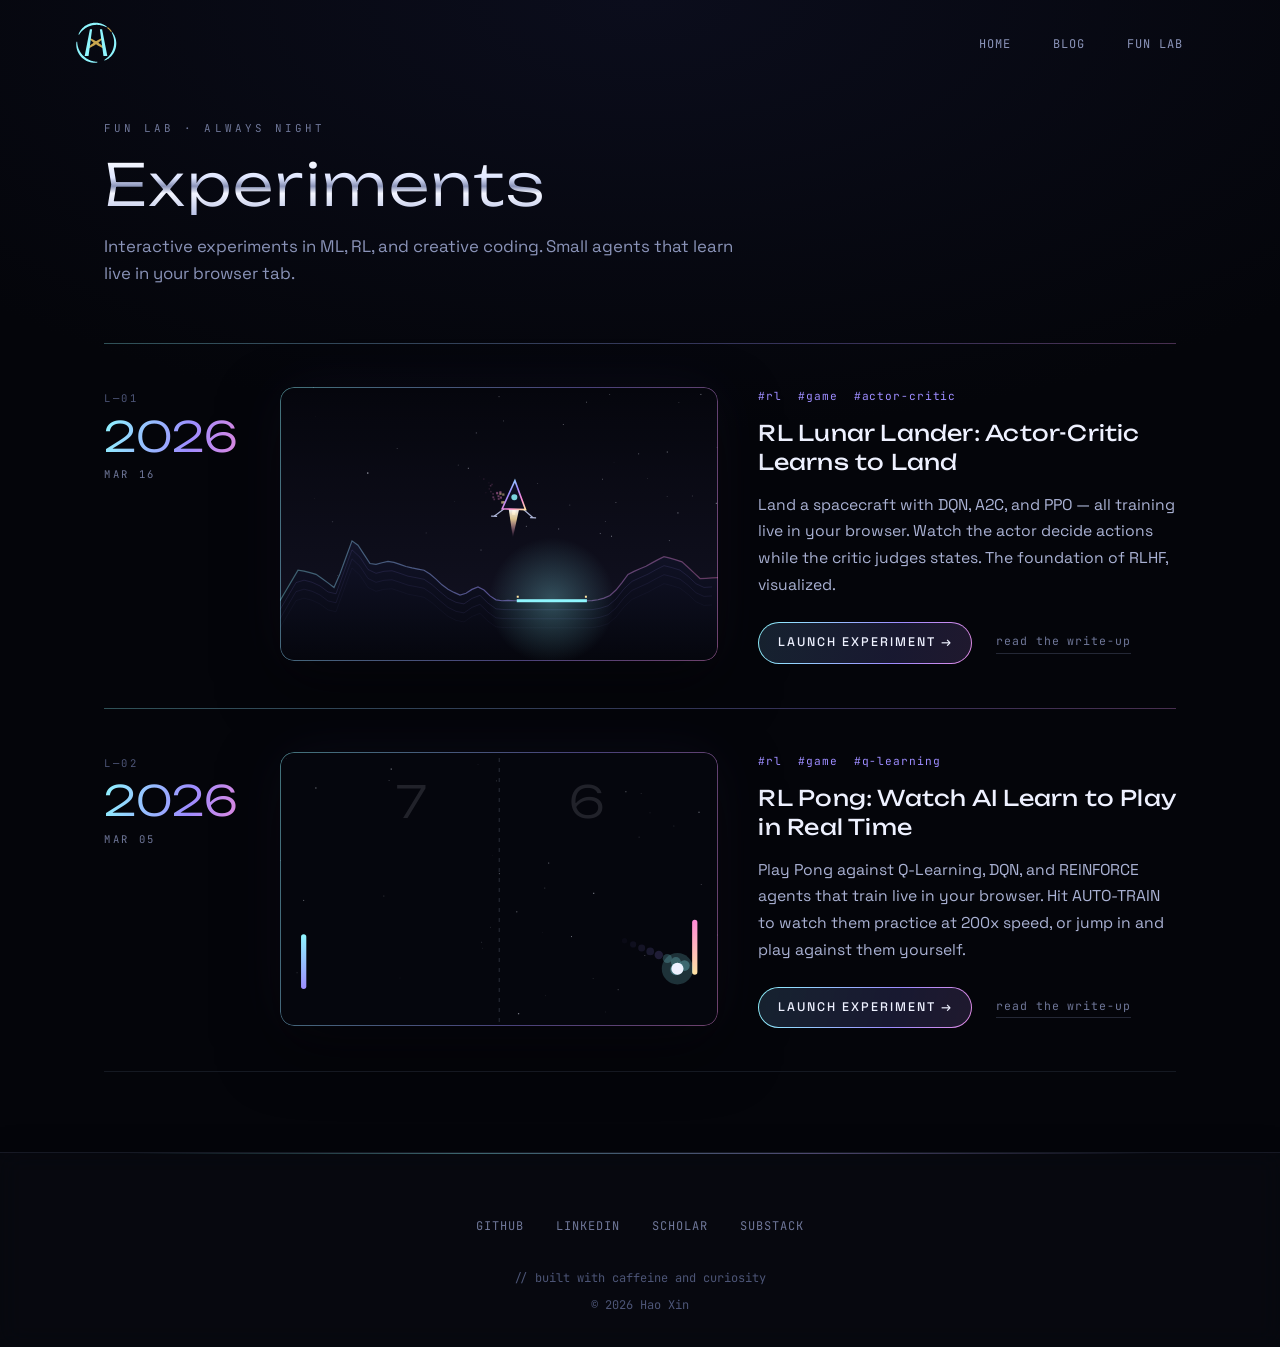
<file: lab/index.html>
<!DOCTYPE html>
<html lang="en">
<head>
    <meta charset="UTF-8">
    <meta name="viewport" content="width=device-width, initial-scale=1.0">
    <title>Fun Lab | Hao Xin</title>
    <meta name="description" content="Interactive experiments in ML, RL, and creative coding. Play, tinker, and watch algorithms learn in real time.">
    <meta name="author" content="Hao Xin">
    <link rel="canonical" href="https://muserhao.github.io/lab/">
    <!-- Open Graph -->
    <meta property="og:type" content="website">
    <meta property="og:title" content="Fun Lab | Hao Xin">
    <meta property="og:description" content="Interactive experiments in ML, RL, and creative coding.">
    <meta property="og:url" content="https://muserhao.github.io/lab/">
    <meta property="og:site_name" content="Hao Xin">
    <meta property="og:image" content="https://muserhao.github.io/og-image.png">
    <meta property="og:image:width" content="1200">
    <meta property="og:image:height" content="630">
    <!-- Twitter Card -->
    <meta name="twitter:card" content="summary_large_image">
    <meta name="twitter:title" content="Fun Lab | Hao Xin">
    <meta name="twitter:description" content="Interactive experiments in ML, RL, and creative coding.">
    <meta name="twitter:image" content="https://muserhao.github.io/og-image.png">
    <link rel="icon" href="../favicon.svg" type="image/svg+xml">
    <link rel="stylesheet" href="../style.css">
    <link rel="stylesheet" href="../blog/blog.css">
    <link rel="stylesheet" href="lab.css">
    <link rel="stylesheet" href="../xeno.css">
    <link rel="stylesheet" href="lab-xeno.css">
    <link rel="stylesheet" href="https://cdnjs.cloudflare.com/ajax/libs/font-awesome/6.5.0/css/all.min.css">
    <link href="https://fonts.googleapis.com/css2?family=Unbounded:wght@300;400;500&family=Space+Grotesk:wght@300;400;500;600&family=JetBrains+Mono:wght@400;500&display=swap" rel="stylesheet">
    <script>
        (function(){document.documentElement.setAttribute('data-theme','dark')})();
    </script>
</head>
<body class="blog-page lab-page">
    <!-- SVG liquid distortion filter -->
    <svg class="svg-filters" aria-hidden="true" style="position:absolute;width:0;height:0;">
        <defs>
            <filter id="liquid-distort" x="-20%" y="-20%" width="140%" height="140%">
                <feTurbulence id="liquid-turbulence" type="fractalNoise"
                    baseFrequency="0.006 0.009" numOctaves="4" seed="3" result="noise"/>
                <feDisplacementMap in="SourceGraphic" in2="noise"
                    scale="50" xChannelSelector="R" yChannelSelector="G"/>
            </filter>
        </defs>
    </svg>

    <div class="grid-bg"></div>

    <!-- Floating gradient orbs -->
    <div class="gradient-orbs" aria-hidden="true">
        <div class="orb orb-cyan"></div>
        <div class="orb orb-pink"></div>
        <div class="orb orb-purple"></div>
        <div class="orb orb-gold"></div>
        <div class="orb orb-teal"></div>
    </div>

    <div id="particles"></div>

    <header>
        <nav>
            <a href="../index.html" class="logo" aria-label="HAO.XIN">
            </a>
            <ul class="nav-links">
                <li><a href="../index.html" class="nav-link">HOME</a></li>
                <li><a href="../blog/index.html" class="nav-link">BLOG</a></li>
                <li><a href="index.html" class="nav-link active">FUN LAB</a></li>
                <li>
                    <button class="theme-toggle" aria-label="Toggle theme">
                        <span class="theme-toggle-icon-light">&#9728;</span>
                        <span class="theme-toggle-slider"></span>
                        <span class="theme-toggle-icon-dark">&#9790;</span>
                    </button>
                </li>
            </ul>
            <button class="hamburger" id="hamburger" aria-label="Toggle menu" aria-expanded="false">
                <span></span>
                <span></span>
                <span></span>
            </button>
        </nav>
    </header>

    <main class="lab-main">
        <section class="lab-head">
            <p class="lab-kicker">Fun Lab <span aria-hidden="true">&middot;</span> always night</p>
            <h1 class="lab-title">Experiments</h1>
            <p class="lab-sub">Interactive experiments in ML, RL, and creative coding. Small agents that learn live in your browser tab.</p>
        </section>

        <ol class="exhibit-list">
            <li class="exhibit">
                <div class="exhibit-index">
                    <span class="exhibit-code">L&mdash;01</span>
                    <span class="exhibit-year">2026</span>
                    <time class="exhibit-date" datetime="2026-03-16">Mar 16</time>
                </div>
                <a class="exhibit-visual" href="lander.html" tabindex="-1" aria-hidden="true">
                    <canvas class="exhibit-preview" data-preview="lander"></canvas>
                </a>
                <div class="exhibit-body">
                    <p class="exhibit-tags"><span>#rl</span><span>#game</span><span>#actor-critic</span></p>
                    <h2 class="exhibit-title"><a href="lander.html">RL Lunar Lander: Actor-Critic Learns to Land</a></h2>
                    <p class="exhibit-text">Land a spacecraft with DQN, A2C, and PPO &mdash; all training live in your browser. Watch the actor decide actions while the critic judges states. The foundation of RLHF, visualized.</p>
                    <div class="exhibit-links">
                        <a class="exhibit-play" href="lander.html">Launch experiment <span aria-hidden="true">&rarr;</span></a>
                        <a class="exhibit-read" href="../blog/posts/rl-lander-browser.html">read the write-up</a>
                    </div>
                </div>
            </li>

            <li class="exhibit">
                <div class="exhibit-index">
                    <span class="exhibit-code">L&mdash;02</span>
                    <span class="exhibit-year">2026</span>
                    <time class="exhibit-date" datetime="2026-03-05">Mar 05</time>
                </div>
                <a class="exhibit-visual" href="pong.html" tabindex="-1" aria-hidden="true">
                    <canvas class="exhibit-preview" data-preview="pong"></canvas>
                </a>
                <div class="exhibit-body">
                    <p class="exhibit-tags"><span>#rl</span><span>#game</span><span>#q-learning</span></p>
                    <h2 class="exhibit-title"><a href="pong.html">RL Pong: Watch AI Learn to Play in Real Time</a></h2>
                    <p class="exhibit-text">Play Pong against Q-Learning, DQN, and REINFORCE agents that train live in your browser. Hit AUTO-TRAIN to watch them practice at 200x speed, or jump in and play against them yourself.</p>
                    <div class="exhibit-links">
                        <a class="exhibit-play" href="pong.html">Launch experiment <span aria-hidden="true">&rarr;</span></a>
                        <a class="exhibit-read" href="../blog/posts/rl-pong-browser.html">read the write-up</a>
                    </div>
                </div>
            </li>
            <!-- More experiments coming soon -->
        </ol>
    </main>

    <footer>
        <div class="footer-gradient"></div>
        <div class="footer-content">
            <div class="footer-links">
                <a href="https://github.com/MuserHao" target="_blank" rel="noopener noreferrer">GitHub</a>
                <a href="https://www.linkedin.com/in/hao9xin/" target="_blank" rel="noopener noreferrer">LinkedIn</a>
                <a href="https://scholar.google.com/citations?hl=en&user=6y09MRIAAAAJ" target="_blank" rel="noopener noreferrer">Scholar</a>
                <a href="https://haoxin9.substack.com" target="_blank" rel="noopener noreferrer">Substack</a>
            </div>
            <p class="footer-text dark-only">// built with caffeine and curiosity</p>
            <p class="footer-text light-only">made with curiosity and care</p>
            <p class="footer-copy">&copy; 2026 Hao Xin</p>
        </div>
    </footer>

    <script src="../shared.js"></script>
    <script src="stars.js"></script>
    <script src="previews.js"></script>
    <script>
        // No colored particles on lab pages — stars.js handles the background
    </script>
</body>
</html>
</file>
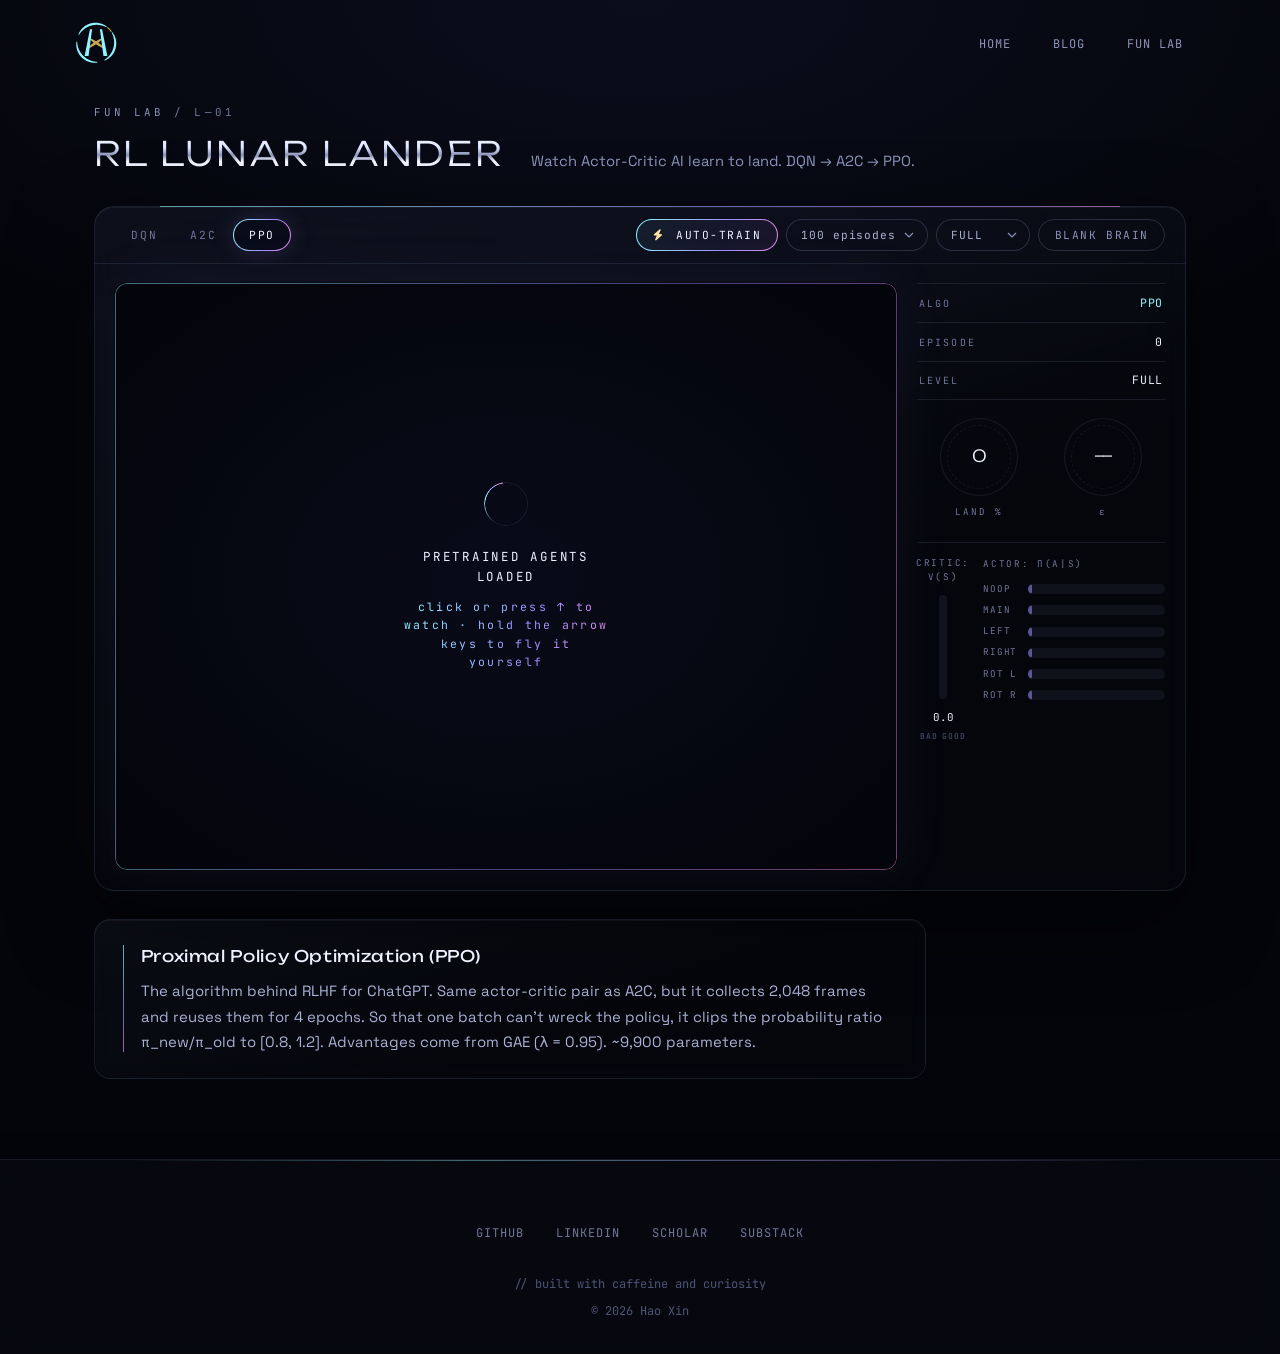
<file: lab/lander.html>
<!DOCTYPE html>
<html lang="en">
<head>
    <meta charset="UTF-8">
    <meta name="viewport" content="width=device-width, initial-scale=1.0">
    <title>RL Lunar Lander | Fun Lab | Hao Xin</title>
    <meta name="description" content="Land a spacecraft using 3 RL algorithms that learn in real time: DQN, Actor-Critic (A2C), and PPO. Watch the actor-critic split in action — ~7,700 parameters, zero GPUs.">
    <meta name="author" content="Hao Xin">
    <link rel="canonical" href="https://muserhao.github.io/lab/lander.html">
    <!-- Open Graph -->
    <meta property="og:type" content="website">
    <meta property="og:title" content="RL Lunar Lander | Hao Xin">
    <meta property="og:description" content="Land a spacecraft using DQN, A2C, and PPO that learn in real time in your browser.">
    <meta property="og:url" content="https://muserhao.github.io/lab/lander.html">
    <meta property="og:site_name" content="Hao Xin">
    <meta property="og:image" content="https://muserhao.github.io/og-image.png">
    <meta property="og:image:width" content="1200">
    <meta property="og:image:height" content="630">
    <!-- Twitter Card -->
    <meta name="twitter:card" content="summary_large_image">
    <meta name="twitter:title" content="RL Lunar Lander | Hao Xin">
    <meta name="twitter:description" content="Land a spacecraft using DQN, A2C, and PPO that learn in real time.">
    <meta name="twitter:image" content="https://muserhao.github.io/og-image.png">
    <link rel="icon" href="../favicon.svg" type="image/svg+xml">
    <link rel="stylesheet" href="../style.css">
    <link rel="stylesheet" href="lab.css">
    <link rel="stylesheet" href="lander.css">
    <link rel="stylesheet" href="../xeno.css">
    <link rel="stylesheet" href="lab-xeno.css">
    <link rel="stylesheet" href="https://cdnjs.cloudflare.com/ajax/libs/font-awesome/6.5.0/css/all.min.css">
    <link href="https://fonts.googleapis.com/css2?family=Unbounded:wght@300;400;500&family=Space+Grotesk:wght@300;400;500;600&family=JetBrains+Mono:wght@400;500&display=swap" rel="stylesheet">
    <script>
        (function(){document.documentElement.setAttribute('data-theme','dark')})();
    </script>
</head>
<body class="lab-page">
    <!-- SVG liquid distortion filter -->
    <svg class="svg-filters" aria-hidden="true" style="position:absolute;width:0;height:0;">
        <defs>
            <filter id="liquid-distort" x="-20%" y="-20%" width="140%" height="140%">
                <feTurbulence id="liquid-turbulence" type="fractalNoise"
                    baseFrequency="0.006 0.009" numOctaves="4" seed="3" result="noise"/>
                <feDisplacementMap in="SourceGraphic" in2="noise"
                    scale="50" xChannelSelector="R" yChannelSelector="G"/>
            </filter>
        </defs>
    </svg>

    <div class="grid-bg"></div>

    <div class="gradient-orbs" aria-hidden="true">
        <div class="orb orb-cyan"></div>
        <div class="orb orb-pink"></div>
        <div class="orb orb-purple"></div>
        <div class="orb orb-gold"></div>
        <div class="orb orb-teal"></div>
    </div>

    <div id="particles"></div>

    <header>
        <nav>
            <a href="../index.html" class="logo" aria-label="HAO.XIN">
            </a>
            <ul class="nav-links">
                <li><a href="../index.html" class="nav-link">HOME</a></li>
                <li><a href="../blog/index.html" class="nav-link">BLOG</a></li>
                <li><a href="index.html" class="nav-link active">FUN LAB</a></li>
                <li>
                    <button class="theme-toggle" aria-label="Toggle theme">
                        <span class="theme-toggle-icon-light">&#9728;</span>
                        <span class="theme-toggle-slider"></span>
                        <span class="theme-toggle-icon-dark">&#9790;</span>
                    </button>
                </li>
            </ul>
            <button class="hamburger" id="hamburger" aria-label="Toggle menu" aria-expanded="false">
                <span></span>
                <span></span>
                <span></span>
            </button>
        </nav>
    </header>

    <main class="lander-main">
        <section class="lander-hero">
            <p class="exp-kicker"><a href="index.html">Fun Lab</a> <span aria-hidden="true">/</span> L&mdash;01</p>
            <h1 class="lander-title">RL LUNAR LANDER</h1>
            <p class="lander-subtitle">Watch Actor-Critic AI learn to land. DQN &rarr; A2C &rarr; PPO.</p>
        </section>

        <!-- Instrument console: controls on the top edge, screen, readout rail -->
        <div class="console">
        <!-- Algorithm tabs -->
        <div class="algo-tabs" role="tablist">
            <button class="algo-tab" role="tab" data-algo="dqn">DQN</button>
            <button class="algo-tab" role="tab" data-algo="a2c">A2C</button>
            <button class="algo-tab active" role="tab" data-algo="ppo">PPO</button>
        </div>

        <!-- Train controls -->
        <div class="train-controls">
            <button class="train-btn" id="train-btn">
                <i class="fas fa-bolt"></i> AUTO-TRAIN
            </button>
            <select class="train-select" id="train-episodes">
                <option value="50">50 episodes</option>
                <option value="100" selected>100 episodes</option>
                <option value="200">200 episodes</option>
                <option value="500">500 episodes</option>
            </select>
            <select class="train-select level-select" id="level-select" aria-label="Difficulty level">
                <option value="0">EASY</option>
                <option value="1">MEDIUM</option>
                <option value="2">HARD</option>
                <option value="3" selected>FULL</option>
            </select>
            <button class="brain-btn" id="brain-btn" type="button" title="Swap the pretrained network for a blank, untrained one (and back)">BLANK BRAIN</button>
            <span class="train-progress" id="train-progress"></span>
        </div>

        <!-- Game canvas -->
        <div class="canvas-wrap">
            <canvas id="lander-canvas"></canvas>
            <div class="canvas-overlay" id="canvas-overlay">
                <p>INITIALIZING NEURAL NETWORKS...</p>
                <p class="overlay-sub">[ 0% ]</p>
            </div>
        </div>

        <!-- HUD bar -->
        <div class="lander-hud">
            <span class="hud-item"><span class="hud-label">ALGO</span> <span id="hud-algo">PPO</span></span>
            <span class="hud-item"><span class="hud-label">EPISODE</span> <span id="hud-episode">0</span></span>
            <span class="hud-item"><span class="hud-label">LAND %</span> <span id="hud-landrate">0</span></span>
            <span class="hud-item"><span class="hud-label">&epsilon;</span> <span id="hud-epsilon">1.00</span></span>
            <span class="hud-item"><span class="hud-label">LEVEL</span> <span id="hud-level">EASY</span></span>
        </div>

        <!-- Actor-Critic Visualization Panel -->
        <div class="ac-panel" id="ac-panel">
            <div class="ac-section ac-critic">
                <h4 class="ac-heading">CRITIC: V(s)</h4>
                <div class="critic-meter">
                    <div class="critic-bar-bg">
                        <div class="critic-bar" id="critic-bar"></div>
                    </div>
                    <span class="critic-value" id="critic-value">0.0</span>
                </div>
                <div class="critic-labels">
                    <span class="critic-lo">BAD</span>
                    <span class="critic-hi">GOOD</span>
                </div>
            </div>
            <div class="ac-section ac-actor">
                <h4 class="ac-heading">ACTOR: &pi;(a|s)</h4>
                <div class="action-probs">
                    <div class="action-row"><span class="action-name">NOOP</span><div class="action-bar-bg"><div class="action-bar" id="action-bar-0"></div></div></div>
                    <div class="action-row"><span class="action-name">MAIN</span><div class="action-bar-bg"><div class="action-bar" id="action-bar-1"></div></div></div>
                    <div class="action-row"><span class="action-name">LEFT</span><div class="action-bar-bg"><div class="action-bar" id="action-bar-2"></div></div></div>
                    <div class="action-row"><span class="action-name">RIGHT</span><div class="action-bar-bg"><div class="action-bar" id="action-bar-3"></div></div></div>
                    <div class="action-row"><span class="action-name">ROT L</span><div class="action-bar-bg"><div class="action-bar" id="action-bar-4"></div></div></div>
                    <div class="action-row"><span class="action-name">ROT R</span><div class="action-bar-bg"><div class="action-bar" id="action-bar-5"></div></div></div>
                </div>
            </div>
        </div>

        </div>

        <!-- Algorithm info card -->
        <div class="algo-info" id="algo-info">
            <h3 class="algo-info-title" id="algo-info-title">Deep Q-Network (DQN)</h3>
            <p class="algo-info-text" id="algo-info-text">
                The same algorithm that learned Pong. A neural network (8&rarr;64&rarr;48&rarr;6) estimates Q-values for each action. Uses Double DQN with a replay buffer and target network for stability. 3,990 parameters. The replay buffer makes DQN the most consistent learner at this scale.
            </p>
        </div>
    </main>

    <footer>
        <div class="footer-gradient"></div>
        <div class="footer-content">
            <div class="footer-links">
                <a href="https://github.com/MuserHao" target="_blank" rel="noopener noreferrer">GitHub</a>
                <a href="https://www.linkedin.com/in/hao9xin/" target="_blank" rel="noopener noreferrer">LinkedIn</a>
                <a href="https://scholar.google.com/citations?hl=en&user=6y09MRIAAAAJ" target="_blank" rel="noopener noreferrer">Scholar</a>
                <a href="https://haoxin9.substack.com" target="_blank" rel="noopener noreferrer">Substack</a>
            </div>
            <p class="footer-text dark-only">// built with caffeine and curiosity</p>
            <p class="footer-text light-only">made with curiosity and care</p>
            <p class="footer-copy">&copy; 2026 Hao Xin</p>
        </div>
    </footer>

    <script src="../shared.js"></script>
    <script src="stars.js"></script>
    <script src="lander-engine.js"></script>
    <script src="tiny-nn.js"></script>
    <script src="lander-rl.js"></script>
    <script src="lander-ui.js"></script>
    <script src="lab-xeno.js"></script>
    <script>
        // No colored particles on lab pages — stars.js handles the background
    </script>
</body>
</html>
</file>
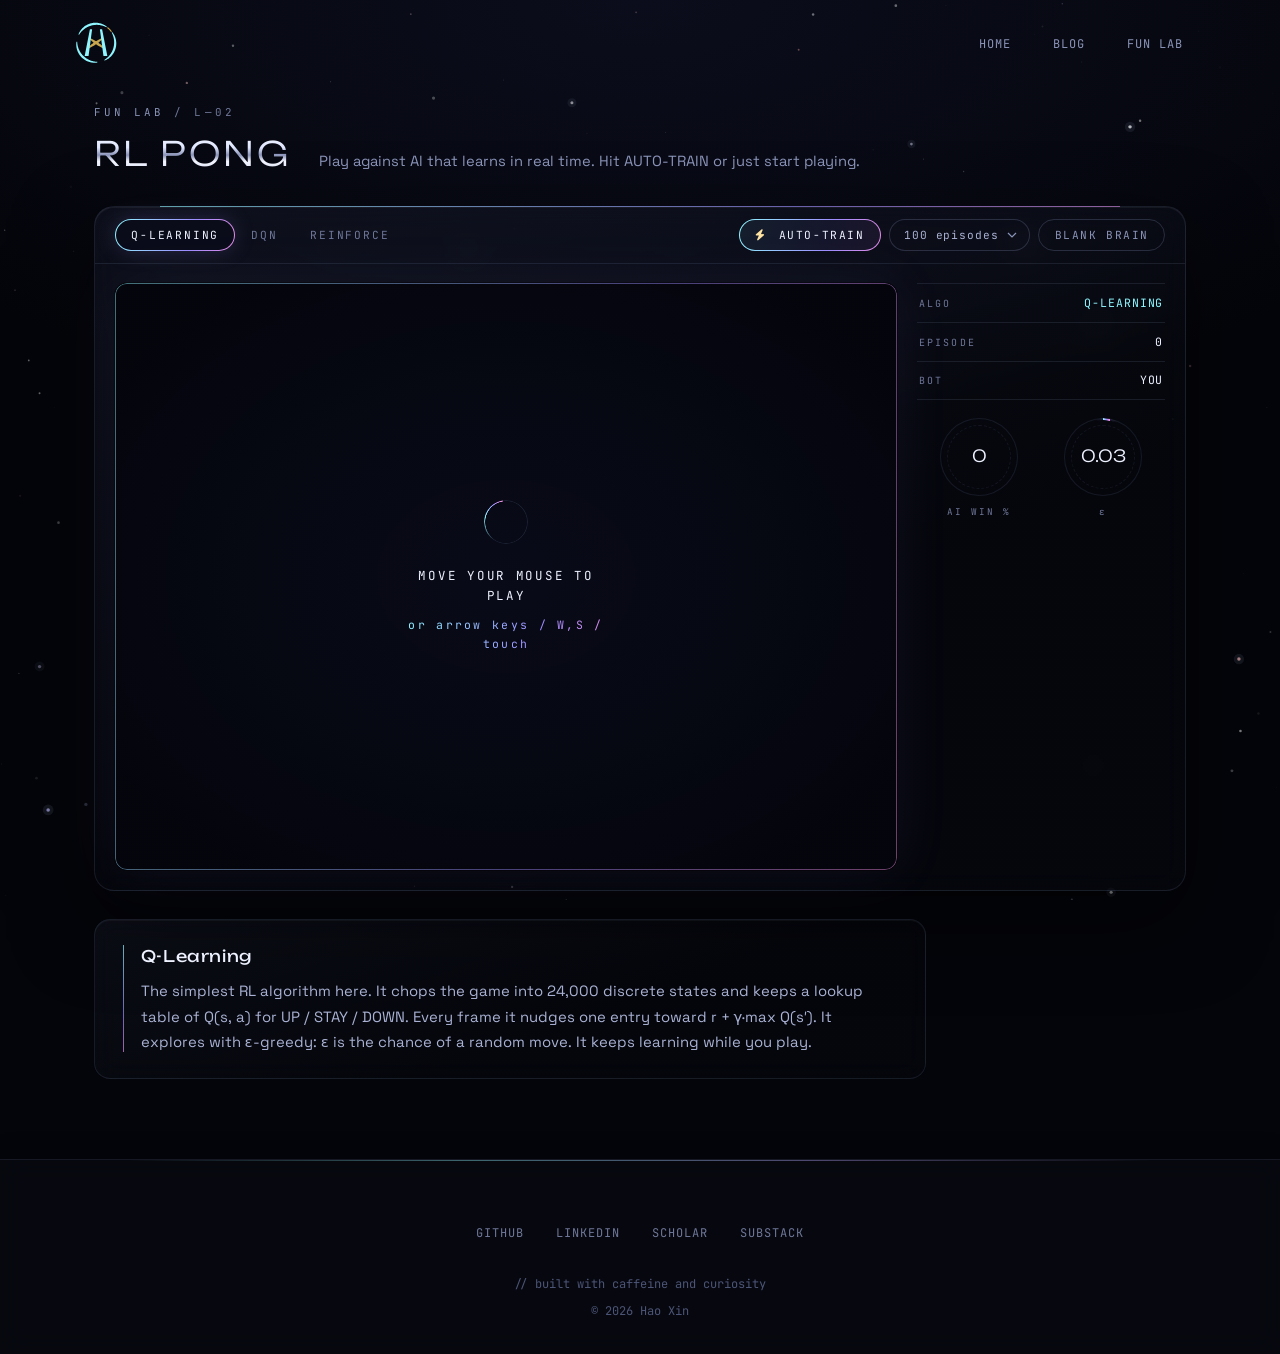
<file: lab/pong.html>
<!DOCTYPE html>
<html lang="en">
<head>
    <meta charset="UTF-8">
    <meta name="viewport" content="width=device-width, initial-scale=1.0">
    <title>RL Pong | Fun Lab | Hao Xin</title>
    <meta name="description" content="Play Pong against 3 reinforcement learning algorithms that learn in real time. Watch Q-Learning, DQN, and REINFORCE improve before your eyes.">
    <meta name="author" content="Hao Xin">
    <link rel="canonical" href="https://muserhao.github.io/lab/pong.html">
    <!-- Open Graph -->
    <meta property="og:type" content="website">
    <meta property="og:title" content="RL Pong Lab | Hao Xin">
    <meta property="og:description" content="Play Pong against 3 reinforcement learning algorithms that learn in real time.">
    <meta property="og:url" content="https://muserhao.github.io/lab/pong.html">
    <meta property="og:site_name" content="Hao Xin">
    <meta property="og:image" content="https://muserhao.github.io/og-image.png">
    <meta property="og:image:width" content="1200">
    <meta property="og:image:height" content="630">
    <!-- Twitter Card -->
    <meta name="twitter:card" content="summary_large_image">
    <meta name="twitter:title" content="RL Pong Lab | Hao Xin">
    <meta name="twitter:description" content="Play Pong against 3 RL algorithms that learn in real time.">
    <meta name="twitter:image" content="https://muserhao.github.io/og-image.png">
    <link rel="icon" href="../favicon.svg" type="image/svg+xml">
    <link rel="stylesheet" href="../style.css">
    <link rel="stylesheet" href="lab.css">
    <link rel="stylesheet" href="pong.css">
    <link rel="stylesheet" href="../xeno.css">
    <link rel="stylesheet" href="lab-xeno.css">
    <link rel="stylesheet" href="https://cdnjs.cloudflare.com/ajax/libs/font-awesome/6.5.0/css/all.min.css">
    <link href="https://fonts.googleapis.com/css2?family=Unbounded:wght@300;400;500&family=Space+Grotesk:wght@300;400;500;600&family=JetBrains+Mono:wght@400;500&display=swap" rel="stylesheet">
    <script>
        (function(){document.documentElement.setAttribute('data-theme','dark')})();
    </script>
</head>
<body class="lab-page">
    <!-- SVG liquid distortion filter -->
    <svg class="svg-filters" aria-hidden="true" style="position:absolute;width:0;height:0;">
        <defs>
            <filter id="liquid-distort" x="-20%" y="-20%" width="140%" height="140%">
                <feTurbulence id="liquid-turbulence" type="fractalNoise"
                    baseFrequency="0.006 0.009" numOctaves="4" seed="3" result="noise"/>
                <feDisplacementMap in="SourceGraphic" in2="noise"
                    scale="50" xChannelSelector="R" yChannelSelector="G"/>
            </filter>
        </defs>
    </svg>

    <div class="grid-bg"></div>

    <div class="gradient-orbs" aria-hidden="true">
        <div class="orb orb-cyan"></div>
        <div class="orb orb-pink"></div>
        <div class="orb orb-purple"></div>
        <div class="orb orb-gold"></div>
        <div class="orb orb-teal"></div>
    </div>

    <div id="particles"></div>

    <header>
        <nav>
            <a href="../index.html" class="logo" aria-label="HAO.XIN">
            </a>
            <ul class="nav-links">
                <li><a href="../index.html" class="nav-link">HOME</a></li>
                <li><a href="../blog/index.html" class="nav-link">BLOG</a></li>
                <li><a href="index.html" class="nav-link active">FUN LAB</a></li>
                <li>
                    <button class="theme-toggle" aria-label="Toggle theme">
                        <span class="theme-toggle-icon-light">&#9728;</span>
                        <span class="theme-toggle-slider"></span>
                        <span class="theme-toggle-icon-dark">&#9790;</span>
                    </button>
                </li>
            </ul>
            <button class="hamburger" id="hamburger" aria-label="Toggle menu" aria-expanded="false">
                <span></span>
                <span></span>
                <span></span>
            </button>
        </nav>
    </header>

    <main class="pong-main">
        <section class="pong-hero">
            <p class="exp-kicker"><a href="index.html">Fun Lab</a> <span aria-hidden="true">/</span> L&mdash;02</p>
            <h1 class="pong-title">RL PONG</h1>
            <p class="pong-subtitle">Play against AI that learns in real time. Hit AUTO-TRAIN or just start playing.</p>
        </section>

        <!-- Instrument console: controls on the top edge, screen, readout rail -->
        <div class="console">
        <!-- Algorithm tabs -->
        <div class="algo-tabs" role="tablist">
            <button class="algo-tab active" role="tab" data-algo="qlearning">Q-LEARNING</button>
            <button class="algo-tab" role="tab" data-algo="dqn">DQN</button>
            <button class="algo-tab" role="tab" data-algo="reinforce">REINFORCE</button>
        </div>

        <!-- Train controls -->
        <div class="train-controls">
            <button class="train-btn" id="train-btn">
                <i class="fas fa-bolt"></i> AUTO-TRAIN
            </button>
            <select class="train-select" id="train-episodes">
                <option value="50">50 episodes</option>
                <option value="100" selected>100 episodes</option>
                <option value="200">200 episodes</option>
                <option value="500">500 episodes</option>
            </select>
            <button class="brain-btn" id="brain-btn" type="button" title="Swap the pretrained network for a blank, untrained one (and back)">BLANK BRAIN</button>
            <span class="train-progress" id="train-progress"></span>
        </div>

        <!-- Game canvas -->
        <div class="canvas-wrap">
            <canvas id="pong-canvas"></canvas>
            <div class="canvas-overlay" id="canvas-overlay">
                <p>MOVE YOUR MOUSE TO PLAY</p>
                <p class="overlay-sub">or arrow keys / W,S / touch</p>
            </div>
        </div>

        <!-- HUD bar -->
        <div class="pong-hud">
            <span class="hud-item"><span class="hud-label">ALGO</span> <span id="hud-algo">Q-LEARNING</span></span>
            <span class="hud-item"><span class="hud-label">EPISODE</span> <span id="hud-episode">0</span></span>
            <span class="hud-item"><span class="hud-label">AI WIN %</span> <span id="hud-winrate">0</span></span>
            <span class="hud-item"><span class="hud-label">&epsilon;</span> <span id="hud-epsilon">1.00</span></span>
            <span class="hud-item"><span class="hud-label">BOT</span> <span id="hud-bot">—</span></span>
        </div>

        </div>

        <!-- Algorithm info card -->
        <div class="algo-info" id="algo-info">
            <h3 class="algo-info-title" id="algo-info-title">Q-Learning</h3>
            <p class="algo-info-text" id="algo-info-text">
                The simplest RL algorithm here. It builds a big lookup table mapping every game state to the best action (UP / STAY / DOWN). Each frame it updates one entry in the table based on the reward it received. Early on it explores randomly (&epsilon;-greedy), but as &epsilon; decays it exploits what it's learned. You should see improvement within ~20 rounds.
            </p>
        </div>
    </main>

    <footer>
        <div class="footer-gradient"></div>
        <div class="footer-content">
            <div class="footer-links">
                <a href="https://github.com/MuserHao" target="_blank" rel="noopener noreferrer">GitHub</a>
                <a href="https://www.linkedin.com/in/hao9xin/" target="_blank" rel="noopener noreferrer">LinkedIn</a>
                <a href="https://scholar.google.com/citations?hl=en&user=6y09MRIAAAAJ" target="_blank" rel="noopener noreferrer">Scholar</a>
                <a href="https://haoxin9.substack.com" target="_blank" rel="noopener noreferrer">Substack</a>
            </div>
            <p class="footer-text dark-only">// built with caffeine and curiosity</p>
            <p class="footer-text light-only">made with curiosity and care</p>
            <p class="footer-copy">&copy; 2026 Hao Xin</p>
        </div>
    </footer>

    <script src="../shared.js"></script>
    <script src="stars.js"></script>
    <script src="pong-engine.js"></script>
    <script src="tiny-nn.js"></script>
    <script src="pong-rl.js"></script>
    <script src="pong-ui.js"></script>
    <script src="lab-xeno.js"></script>
    <script>
        // No colored particles on lab pages — stars.js handles the background
    </script>
</body>
</html>
</file>
<file: style.css>
/* ========== IMPORTS & RESET ========== */

* {
    margin: 0;
    padding: 0;
    box-sizing: border-box;
}

/* ========== THEME VARIABLES ========== */
:root {
    /* Accent colors — rich but not neon */
    --neon-pink: #e07098;
    --neon-cyan: #58c4dc;
    --neon-green: #5eeba0;

    /* Backgrounds */
    --bg-dark: #0a0c14;
    --bg-card: rgba(12, 14, 24, 0.85);
    --bg-terminal: rgba(10, 12, 22, 0.95);
    --bg-terminal-header: rgba(20, 24, 40, 0.9);

    /* Text */
    --text-primary: #e0e0e0;
    --text-secondary: #999;
    --text-heading: #fff;
    --text-faint: rgba(255, 255, 255, 0.2);

    /* Borders & glows */
    --border-subtle: rgba(88, 196, 220, 0.1);
    --border-hover: rgba(88, 196, 220, 0.25);
    --cyan-glow-sm: rgba(88, 196, 220, 0.05);
    --cyan-glow-fill: rgba(88, 196, 220, 0.05);
    --cyan-glow-fill-hover: rgba(88, 196, 220, 0.1);
    --cyan-glow-md: rgba(88, 196, 220, 0.15);
    --cyan-glow-lg: rgba(88, 196, 220, 0.25);
    --cyan-text-glow: rgba(88, 196, 220, 0.4);
    --pink-glow-md: rgba(224, 112, 152, 0.1);
    --pink-glow-sm: rgba(224, 112, 152, 0.05);
    --pink-border: rgba(224, 112, 152, 0.2);
    --grid-line: rgba(88, 196, 220, 0.03);
    --nav-bg: rgba(10, 12, 20, 0.95);
    --nav-mobile-bg: rgba(10, 12, 20, 0.98);
    --shadow-dark: rgba(0, 0, 0, 0.5);
    --bar-bg: rgba(255, 255, 255, 0.05);

    /* Cursor glow */

    /* Glass */
    --glass-bg: rgba(12, 14, 24, 0.45);
    --glass-border: rgba(255, 255, 255, 0.1);
    --glass-border-hover: rgba(255, 255, 255, 0.2);
    --glass-blur: 12px;
    --glass-shadow: 0 8px 32px rgba(0, 0, 0, 0.3);
    --glass-highlight: linear-gradient(135deg, rgba(255,255,255,0.08) 0%, transparent 50%);

    /* Fonts */
    --font-display: 'Orbitron', sans-serif;
    --font-body: 'Rajdhani', sans-serif;
    --font-mono: 'Share Tech Mono', monospace;

    /* Type scale */
    --text-xl: 3.5rem;    /* hero title */
    --text-lg: 1.8rem;    /* section titles, stat numbers */
    --text-md: 1.1rem;    /* subheadings, card titles */
    --text-sm: 0.875rem;  /* body, nav, terminal */
    --text-xs: 0.75rem;   /* labels, tags, captions */

    /* Spacing scale (8px-based) */
    --space-1: 0.25rem;   /* 4px */
    --space-2: 0.5rem;    /* 8px */
    --space-3: 1rem;      /* 16px */
    --space-4: 1.5rem;    /* 24px */
    --space-5: 2rem;      /* 32px */
    --space-6: 3rem;      /* 48px */
    --space-7: 4rem;      /* 64px */
    --space-8: 6rem;      /* 96px */
    --space-9: 8rem;      /* 128px */

    /* Easing */
    --ease-out: cubic-bezier(0.16, 1, 0.3, 1);

    /* Border radius */
    --radius-sm: 4px;
    --radius-md: 8px;
    --radius-lg: 12px;

    /* Terminal dot colors */
    --dot-red: #ff5f57;
    --dot-yellow: #ffbd2e;
    --dot-green: #28c840;

    /* Theme transition */
    --theme-transition: background 0.4s ease, color 0.4s ease, border-color 0.4s ease, box-shadow 0.4s ease;
}

/* ========== LIGHT THEME — "MA" (間) ==========
   Japanese-minimalist personality: washi paper, sumi ink, one aizome indigo
   accent, generous whitespace. Tokens only here; component rules live in
   zen.css, loaded after style.css and blog.css on every page. */
[data-theme="light"] {
    --neon-pink: #b0412b;          /* shu vermilion (seal ink), the only accent */
    --neon-cyan: #5f5d58;
    --neon-green: #5f5d58;

    --bg-dark: #f1f0ec;            /* washi */
    --bg-card: transparent;
    --bg-terminal: transparent;
    --bg-terminal-header: transparent;

    --text-primary: #1d1d1b;       /* sumi */
    --text-secondary: #5f5d58;
    --text-heading: #1d1d1b;
    --text-faint: #8f8c85;

    --border-subtle: #d8d5ce;
    --border-hover: #b9b5ad;
    --cyan-glow-sm: transparent;
    --cyan-glow-fill: transparent;
    --cyan-glow-fill-hover: transparent;
    --cyan-glow-md: transparent;
    --pink-glow-md: transparent;
    --pink-glow-sm: transparent;
    --pink-border: #d8d5ce;
    --grid-line: transparent;
    --nav-bg: rgba(241, 240, 236, 0.985);
    --nav-mobile-bg: rgba(241, 240, 236, 0.98);
    --shadow-dark: transparent;
    --bar-bg: rgba(29, 29, 27, 0.05);


    --dot-red: #b9b5ad;
    --dot-yellow: #b9b5ad;
    --dot-green: #b9b5ad;

    --glass-bg: transparent;
    --glass-border: transparent;
    --glass-border-hover: transparent;
    --glass-blur: 0px;
    --glass-shadow: none;
    --glass-highlight: none;

    --font-display: 'Shippori Mincho', 'Hiragino Mincho ProN', 'Yu Mincho', Georgia, serif;
    --font-body: 'Zen Kaku Gothic New', 'Hiragino Sans', 'Helvetica Neue', Arial, sans-serif;
    --font-mono: ui-monospace, 'SFMono-Regular', Menlo, Consolas, monospace;
}

/* Smooth transitions on theme switch */
body, header, .neon-card, .neon-btn, footer,
.terminal-window, .stat-card, .contact-item,
.filter-btn {
    transition: var(--theme-transition);
}

/* Theme-specific content toggle */
.dark-only { display: block; }
.light-only { display: none; }
[data-theme="light"] .dark-only { display: none; }
[data-theme="light"] .light-only { display: block; }
span.dark-only { display: inline; }
span.light-only { display: none; }
[data-theme="light"] span.dark-only { display: none; }
[data-theme="light"] span.light-only { display: inline; }
div.dark-only { display: block; }
div.light-only { display: none; }
[data-theme="light"] div.dark-only { display: none; }
[data-theme="light"] div.light-only { display: block; }
p.dark-only { display: block; }
p.light-only { display: none; }
[data-theme="light"] p.dark-only { display: none; }
[data-theme="light"] p.light-only { display: block; }

html {
    scroll-behavior: smooth;
}

body {
    font-family: var(--font-body);
    background: var(--bg-dark);
    color: var(--text-primary);
    line-height: 1.6;
    overflow-x: hidden;
    position: relative;
}

a {
    text-decoration: none;
    color: inherit;
}

ul {
    list-style: none;
}

::selection {
    background: var(--neon-cyan);
    color: #0a0c14;
}

/* ========== BACKGROUND: DOT GRID (dark) / PAPER TEXTURE (light) ========== */
.grid-bg {
    position: fixed;
    top: 0;
    left: 0;
    width: 100%;
    height: 100%;
    background-image: radial-gradient(circle, var(--grid-line) 1px, transparent 1px);
    background-size: 40px 40px;
    z-index: 0;
    pointer-events: none;
    opacity: 0.5;
    -webkit-mask-image: radial-gradient(ellipse at center, rgba(0,0,0,0.6) 30%, rgba(0,0,0,0.15) 70%);
    mask-image: radial-gradient(ellipse at center, rgba(0,0,0,0.6) 30%, rgba(0,0,0,0.15) 70%);
}

[data-theme="light"] .grid-bg {
    opacity: 0;
    background: none;
}

/* Paper texture overlay for light theme */
.paper-texture {
    position: fixed;
    top: 0;
    left: 0;
    width: 100%;
    height: 100%;
    z-index: 0;
    pointer-events: none;
    opacity: 0;
    background-image: url("data:image/svg+xml,%3Csvg viewBox='0 0 512 512' xmlns='http://www.w3.org/2000/svg'%3E%3Cfilter id='n'%3E%3CfeTurbulence type='fractalNoise' baseFrequency='0.65' numOctaves='5' stitchTiles='stitch'/%3E%3C/filter%3E%3Crect width='100%25' height='100%25' filter='url(%23n)' opacity='0.12'/%3E%3C/svg%3E");
    background-repeat: repeat;
    background-size: 512px 512px;
    mix-blend-mode: multiply;
}

[data-theme="light"] .paper-texture {
    opacity: 0;
}

.gen-art-canvas {
    position: fixed;
    top: 0;
    left: 0;
    width: 100%;
    height: 100%;
    z-index: 0;
    pointer-events: none;
    opacity: 0;
    transition: opacity 2s var(--ease-out);
}

/* ========== HEADER & NAV ========== */
header {
    position: fixed;
    top: 0;
    width: 100%;
    z-index: 1000;
    transition: all 0.3s var(--ease-out);
    background: transparent;
}

header.scrolled {
    background: var(--glass-bg);
    backdrop-filter: blur(var(--glass-blur));
    -webkit-backdrop-filter: blur(var(--glass-blur));
    border-bottom: 1px solid var(--glass-border);
    box-shadow: var(--glass-shadow);
}

nav {
    display: flex;
    justify-content: space-between;
    align-items: center;
    max-width: 1200px;
    margin: 0 auto;
    padding: 1.2rem 2rem;
}

.logo {
    display: flex;
    align-items: center;
    color: var(--neon-cyan);
    position: relative;
}

.logo-mark {
    width: 48px;
    height: 48px;
    color: var(--neon-cyan);
    transition: all 0.3s var(--ease-out);
}

.logo:hover .logo-mark {
    filter: drop-shadow(0 0 8px var(--cyan-text-glow));
    transform: scale(1.05);
}

.nav-links {
    display: flex;
    gap: 0.5rem;
    align-items: center;
}

.nav-link {
    font-family: var(--font-mono);
    font-size: var(--text-xs);
    color: var(--text-secondary);
    padding: var(--space-2) var(--space-3);
    border: 1px solid transparent;
    transition: all 0.3s var(--ease-out);
    letter-spacing: 1px;
    position: relative;
}

.nav-link:hover {
    color: var(--neon-cyan);
    border-color: var(--border-hover);
    background: var(--cyan-glow-fill);
}

/* ========== THEME TOGGLE ========== */
.theme-toggle {
    width: 52px;
    height: 28px;
    border-radius: var(--radius-lg);
    border: 2px solid var(--border-hover);
    background: var(--bg-card);
    cursor: pointer;
    position: relative;
    display: flex;
    align-items: center;
    padding: 0 4px;
    margin-left: 0.5rem;
    transition: border-color 0.3s ease, background 0.3s ease;
    flex-shrink: 0;
}

.theme-toggle:hover {
    border-color: var(--neon-cyan);
}

.theme-toggle-slider {
    width: 20px;
    height: 20px;
    border-radius: 50%;
    background: var(--neon-cyan);
    transition: transform 0.4s cubic-bezier(0.68, -0.55, 0.265, 1.55);
    display: flex;
    align-items: center;
    justify-content: center;
    font-size: 11px;
}

[data-theme="light"] .theme-toggle-slider {
    transform: translateX(24px);
}

.theme-toggle-icon-dark,
.theme-toggle-icon-light {
    position: absolute;
    font-size: 12px;
    pointer-events: none;
    transition: opacity 0.3s ease;
}

.theme-toggle-icon-dark {
    right: 7px;
    opacity: 0.4;
}

.theme-toggle-icon-light {
    left: 7px;
    opacity: 0.4;
}

[data-theme="light"] .theme-toggle-icon-dark {
    opacity: 0.4;
}

[data-theme="light"] .theme-toggle-icon-light {
    opacity: 0.4;
}

/* Hamburger */
.hamburger {
    display: none;
    flex-direction: column;
    cursor: pointer;
    gap: 5px;
    z-index: 1001;
    background: none;
    border: none;
    padding: 0;
}

.hamburger span {
    width: 25px;
    height: 2px;
    background: var(--neon-cyan);
    transition: all 0.3s var(--ease-out);
}

.hamburger.active span:nth-child(1) {
    transform: rotate(45deg) translate(5px, 5px);
}

.hamburger.active span:nth-child(2) {
    opacity: 0;
}

.hamburger.active span:nth-child(3) {
    transform: rotate(-45deg) translate(5px, -5px);
}

/* ========== HERO SECTION ========== */
.hero {
    min-height: 100vh;
    display: flex;
    align-items: center;
    justify-content: center;
    text-align: center;
    position: relative;
    z-index: 1;
    padding: var(--space-5);
    overflow: hidden;
}

.hero-content {
    width: min(800px, 90vw);
    animation: hero-enter 0.8s var(--ease-out) both;
}

@keyframes hero-enter {
    from {
        opacity: 0;
        transform: translateY(20px);
    }
    to {
        opacity: 1;
        transform: translateY(0);
    }
}

/* Glitch Effect */
.glitch-wrapper {
    margin-bottom: var(--space-4);
}

.hero-ornament {
    width: 60px;
    height: 2px;
    margin: var(--space-4) auto 0;
    background: linear-gradient(90deg, var(--neon-pink), var(--neon-cyan));
    border-radius: 1px;
    opacity: 0.6;
}

.glitch {
    font-family: var(--font-display);
    font-size: var(--text-xl);
    font-weight: 900;
    color: var(--text-heading);
    position: relative;
    text-shadow: 0 0 30px rgba(88, 196, 220, 0.3), 0 0 60px rgba(88, 196, 220, 0.1);
    letter-spacing: 0.06em;
}

.glitch::before,
.glitch::after {
    display: none;
}

/* Typewriter */
.typewriter {
    display: flex;
    align-items: center;
    justify-content: center;
    font-family: var(--font-mono);
    font-size: var(--text-md);
    color: var(--neon-green);
    margin-bottom: var(--space-4);
    min-height: 2rem;
}

.cursor {
    animation: blink 0.8s infinite;
    margin-left: 2px;
}

@keyframes blink {
    0%, 50% { opacity: 1; }
    51%, 100% { opacity: 0; }
}

.hero-subtitle {
    font-family: var(--font-body);
    font-size: var(--text-md);
    font-weight: 400;
    color: var(--text-primary);
    margin-bottom: var(--space-2);
    letter-spacing: 2px;
}

.hero-tagline {
    font-family: var(--font-mono);
    font-size: var(--text-sm);
    color: var(--text-secondary);
    margin-bottom: var(--space-5);
}

/* Dark: no tagline under the role, so the role carries the gap to the buttons */
html:not([data-theme="light"]) .hero-subtitle { margin-bottom: var(--space-5); }

/* Diffusion timestep counter (dark hero) */
.diffusion-t {
    position: absolute;
    left: 2rem;
    bottom: var(--space-5);
    font-family: var(--font-mono);
    font-size: var(--text-xs);
    letter-spacing: 1px;
    color: var(--text-faint);
    background: none;
    border: none;
    padding: var(--space-2);
    cursor: pointer;
    font-variant-numeric: tabular-nums;
    z-index: 2;
}
.diffusion-t:hover { color: var(--neon-cyan); }

/* Buttons */
.hero-buttons {
    display: flex;
    gap: var(--space-4);
    justify-content: center;
    margin-bottom: var(--space-7);
}

.neon-btn {
    font-family: var(--font-display);
    font-size: var(--text-xs);
    letter-spacing: 2px;
    padding: 0.9rem 2.5rem;
    border: 2px solid var(--neon-cyan);
    color: var(--neon-cyan);
    background: var(--glass-bg);
    backdrop-filter: blur(8px);
    -webkit-backdrop-filter: blur(8px);
    position: relative;
    overflow: hidden;
    transition: all 0.3s var(--ease-out);
    cursor: pointer;
    text-transform: uppercase;
}

.neon-btn:hover {
    background: var(--cyan-glow-fill-hover);
    border-color: var(--neon-cyan);
}

.neon-btn.alt {
    border-color: var(--neon-pink);
    color: var(--neon-pink);
}

.neon-btn.alt:hover {
    background: var(--pink-glow-md);
    border-color: var(--neon-pink);
}

/* Scroll Indicator */
.scroll-indicator {
    display: flex;
    flex-direction: column;
    align-items: center;
    opacity: 0.3;
}

.mouse {
    width: 25px;
    height: 40px;
    border: 2px solid var(--text-secondary);
    border-radius: var(--radius-lg);
    position: relative;
}

.wheel {
    width: 4px;
    height: 8px;
    background: var(--neon-cyan);
    border-radius: 2px;
    position: absolute;
    top: 8px;
    left: 50%;
    transform: translateX(-50%);
    animation: scroll-wheel 2s infinite;
}

@keyframes scroll-wheel {
    0% { opacity: 1; top: 8px; }
    100% { opacity: 0; top: 24px; }
}

/* ========== SECTIONS COMMON ========== */
section {
    padding: var(--space-9) var(--space-5);
    max-width: 1200px;
    margin: 0 auto;
    position: relative;
    z-index: 1;
    opacity: 0;
    transform: translateY(30px);
    transition: opacity 0.5s var(--ease-out), transform 0.5s var(--ease-out);
}

section.visible {
    opacity: 1;
    transform: translateY(0);
}

/* Stagger children within visible sections */
.timeline-item,
.stat-card,
.pub-card {
    opacity: 0;
    transform: translateY(16px);
    transition: opacity 0.4s var(--ease-out), transform 0.4s var(--ease-out);
}

section.visible .timeline-item,
section.visible .stat-card,
section.visible .pub-card {
    opacity: 1;
    transform: translateY(0);
}

section.visible .timeline-item:nth-child(1),
section.visible .stat-card:nth-child(1),
section.visible .pub-card:nth-child(1) { transition-delay: 0.1s; }

section.visible .timeline-item:nth-child(2),
section.visible .stat-card:nth-child(2),
section.visible .pub-card:nth-child(2) { transition-delay: 0.2s; }

section.visible .timeline-item:nth-child(3),
section.visible .stat-card:nth-child(3),
section.visible .pub-card:nth-child(3) { transition-delay: 0.3s; }

section.visible .timeline-item:nth-child(4),
section.visible .stat-card:nth-child(4) { transition-delay: 0.4s; }

.section-title {
    font-family: var(--font-display);
    font-size: var(--text-lg);
    text-align: center;
    margin-bottom: var(--space-7);
    color: var(--text-heading);
    letter-spacing: 3px;
}

.title-decoration {
    color: var(--neon-pink);
    opacity: 0.4;
    font-size: 0.7em;
}

.section-subtitle {
    font-family: var(--font-mono);
    font-size: 0.9rem;
    color: var(--text-secondary);
    text-align: center;
    margin-top: calc(-1 * var(--space-5));
    margin-bottom: var(--space-6);
}

/* ========== NEON CARD ========== */
.neon-card {
    background: var(--glass-bg);
    backdrop-filter: blur(var(--glass-blur));
    -webkit-backdrop-filter: blur(var(--glass-blur));
    border: 1px solid var(--glass-border);
    border-radius: var(--radius-lg);
    box-shadow: var(--glass-shadow);
    transition: all 0.4s var(--ease-out);
    position: relative;
    overflow: hidden;
}

.neon-card::before {
    content: '';
    position: absolute;
    top: 0;
    left: 0;
    right: 0;
    height: 1px;
    background: linear-gradient(90deg, var(--neon-cyan), var(--neon-pink));
    opacity: 0;
    transition: opacity 0.3s var(--ease-out);
}

.neon-card::after {
    content: '';
    position: absolute;
    inset: 0;
    background: var(--glass-highlight);
    pointer-events: none;
    border-radius: var(--radius-lg);
}

.neon-card:hover {
    border-color: var(--glass-border-hover);
    transform: translateY(-4px);
    box-shadow: 0 0 25px rgba(88, 196, 220, 0.08), 0 16px 48px rgba(0, 0, 0, 0.2);
}

.neon-card:hover::before {
    opacity: 0.6;
}

/* ========== ABOUT SECTION ========== */
.about-content {
    display: grid;
    grid-template-columns: 1.2fr 0.8fr;
    gap: var(--space-6);
    align-items: start;
}

/* Terminal */
.terminal-window {
    background: var(--glass-bg);
    backdrop-filter: blur(var(--glass-blur));
    -webkit-backdrop-filter: blur(var(--glass-blur));
    border: 1px solid var(--glass-border);
    border-radius: var(--radius-lg);
    overflow: hidden;
    box-shadow: var(--glass-shadow);
}

.terminal-header {
    background: rgba(255, 255, 255, 0.05);
    padding: 0.8rem 1rem;
    display: flex;
    align-items: center;
    gap: 0.5rem;
    border-bottom: 1px solid rgba(255, 255, 255, 0.04);
}

.terminal-dot {
    width: 12px;
    height: 12px;
    border-radius: 50%;
}

.terminal-dot.red { background: var(--dot-red); }
.terminal-dot.yellow { background: var(--dot-yellow); }
.terminal-dot.green { background: var(--dot-green); }

.terminal-title {
    font-family: var(--font-mono);
    font-size: 0.75rem;
    color: var(--text-secondary);
    margin-left: 0.5rem;
}

.terminal-body {
    padding: var(--space-4);
    font-family: var(--font-mono);
    font-size: var(--text-sm);
    line-height: 1.8;
    position: relative;
    background-image: repeating-linear-gradient(
        0deg,
        transparent,
        transparent 1.8em,
        rgba(255, 255, 255, 0.03) 1.8em,
        rgba(255, 255, 255, 0.03) 3.6em
    );
}

.terminal-line {
    color: var(--text-heading);
    margin-bottom: 0.3rem;
    font-weight: 500;
}

.prompt {
    color: var(--neon-green);
    margin-right: 0.5rem;
}

.terminal-output {
    color: var(--text-secondary);
    margin-bottom: 1.2rem;
    padding-left: 1rem;
    border-left: 2px solid var(--border-subtle);
}

.terminal-line--spaced {
    margin-top: var(--space-4);
}

.terminal-output--compact {
    margin-bottom: var(--space-2);
}

.cursor-blink {
    color: var(--neon-green);
    animation: blink 0.8s infinite;
}

/* Stats Grid */
.stats-grid {
    display: grid;
    grid-template-columns: 1fr 1fr;
    gap: var(--space-4);
}

.stat-card {
    background: var(--glass-bg);
    backdrop-filter: blur(var(--glass-blur));
    -webkit-backdrop-filter: blur(var(--glass-blur));
    border: 1px solid var(--glass-border);
    border-radius: var(--radius-lg);
    box-shadow: var(--glass-shadow);
    padding: var(--space-5) var(--space-4);
    text-align: center;
    position: relative;
    overflow: hidden;
    transition: all 0.3s var(--ease-out);
}

.stat-card:hover {
    border-color: var(--glass-border-hover);
    transform: translateY(-4px);
    box-shadow: 0 0 20px rgba(88, 196, 220, 0.08), 0 12px 36px rgba(0, 0, 0, 0.15);
}

.stat-number {
    font-family: var(--font-display);
    font-size: 2.2rem;
    font-weight: 900;
    color: var(--neon-cyan);
    line-height: 1;
}

.stat-label {
    font-family: var(--font-mono);
    font-size: var(--text-xs);
    color: var(--text-secondary);
    letter-spacing: 2px;
    margin-top: var(--space-2);
}

.stat-icon {
    position: absolute;
    top: var(--space-3);
    right: var(--space-3);
    color: rgba(255, 255, 255, 0.06);
    font-size: 1.2rem;
}

/* Stat number color cycling */
.stat-card:nth-child(1) .stat-number { color: var(--neon-cyan); }
.stat-card:nth-child(2) .stat-number { color: var(--neon-pink); }
.stat-card:nth-child(3) .stat-number { color: var(--neon-green); }
.stat-card:nth-child(4) .stat-number { color: var(--neon-cyan); }

/* ========== EXPERIENCE SECTION ========== */
.timeline {
    position: relative;
    max-width: 900px;
    margin: 0 auto;
}

.timeline::before {
    content: '';
    position: absolute;
    left: 30px;
    top: 0;
    bottom: 0;
    width: 2px;
    background: linear-gradient(to bottom, var(--neon-cyan), var(--neon-pink), transparent);
    box-shadow: 0 0 12px rgba(88, 196, 220, 0.3);
}

.timeline-item {
    position: relative;
    padding-left: 80px;
    margin-bottom: var(--space-6);
}

.timeline-marker {
    position: absolute;
    left: 15px;
    top: 0;
    width: 32px;
    height: 32px;
    border-radius: 50%;
    background: var(--bg-dark);
    border: 2px solid var(--neon-cyan);
    display: flex;
    align-items: center;
    justify-content: center;
    color: var(--neon-cyan);
    font-size: 0.8rem;
    box-shadow: inset 0 0 10px rgba(88, 196, 220, 0.2), 0 0 15px rgba(88, 196, 220, 0.15);
    z-index: 2;
}

.walmart-spark {
    width: 1.5em;
    height: 1.5em;
    fill: currentColor;
}

.zoox-mark {
    width: 24px;
    height: auto;
}

.timeline-content {
    padding: var(--space-5) var(--space-6);
}

.timeline-header h3 {
    font-family: var(--font-display);
    font-size: var(--text-md);
    color: var(--text-heading);
    letter-spacing: 1px;
    margin-bottom: 0.3rem;
}

.timeline-company {
    font-family: var(--font-mono);
    font-size: var(--text-sm);
    color: var(--neon-pink);
    display: block;
    margin-bottom: 0.2rem;
}

.timeline-date {
    font-family: var(--font-mono);
    font-size: var(--text-xs);
    color: var(--text-secondary);
    display: block;
    margin-bottom: var(--space-3);
}

.timeline-details {
    list-style: none;
    padding: 0;
}

.timeline-details li {
    font-size: 0.95rem;
    color: var(--text-secondary);
    padding: 0.4rem 0;
    padding-left: 1.2rem;
    position: relative;
}

.timeline-details li::before {
    content: '>';
    position: absolute;
    left: 0;
    color: var(--neon-cyan);
    font-family: var(--font-mono);
}

.tech-tags {
    display: flex;
    flex-wrap: wrap;
    gap: var(--space-2);
    margin-top: var(--space-3);
}

.tech-tags span {
    font-family: var(--font-mono);
    font-size: var(--text-xs);
    padding: 0.3rem 0.8rem;
    border: 1px solid var(--glass-border);
    color: var(--text-secondary);
    border-radius: var(--radius-sm);
    letter-spacing: 1px;
    text-transform: uppercase;
}

/* ========== PUBLICATIONS SECTION ========== */
.research-focus {
    font-family: var(--font-mono);
    font-size: 0.9rem;
    color: var(--text-secondary);
    text-align: center;
    margin-bottom: var(--space-6);
    margin-top: calc(-1 * var(--space-5));
}

.pub-group {
    max-width: 900px;
    margin: var(--space-7) auto var(--space-4);
    font-family: var(--font-mono);
    font-size: var(--text-sm);
    font-weight: 400;
    color: var(--text-faint);
    letter-spacing: 1px;
    text-align: center;
}

.pub-list {
    max-width: 900px;
    margin: 0 auto;
    display: flex;
    flex-direction: column;
    gap: var(--space-4);
}

.pub-card {
    display: flex;
    align-items: stretch;
    gap: var(--space-4);
    padding: var(--space-4) var(--space-5);
}

.pub-year {
    font-family: var(--font-display);
    font-size: 1.8rem;
    font-weight: 900;
    color: var(--neon-pink);
    min-width: 80px;
    display: flex;
    align-items: center;
    justify-content: center;
    border-right: 2px solid rgba(224, 112, 152, 0.5);
    padding-right: 1.5rem;
}

.pub-content {
    flex: 1;
}

.pub-content h3 {
    font-family: var(--font-body);
    font-size: var(--text-md);
    font-weight: 600;
    color: var(--text-heading);
    margin-bottom: 0.5rem;
    line-height: 1.4;
}

.pub-content h3 a {
    color: inherit;
    text-decoration: none;
    transition: color 0.3s ease, text-shadow 0.3s ease;
}

.pub-content h3 a:hover {
    color: var(--neon-cyan);
}

.pub-authors {
    font-family: var(--font-mono);
    font-size: var(--text-sm);
    color: var(--text-primary);
    margin-bottom: 0.3rem;
}

.pub-venue {
    font-family: var(--font-mono);
    font-size: 0.8rem;
    color: var(--text-secondary);
}

.pub-link {
    display: flex;
    align-items: center;
}

.pub-link a {
    color: var(--text-secondary);
    font-size: 1.2rem;
    transition: all 0.3s var(--ease-out);
    padding: 0.5rem;
}

.pub-link a:hover {
    color: var(--neon-cyan);
}

/* ========== CONTACT SECTION ========== */
.contact-content {
    max-width: 700px;
    margin: 0 auto;
    text-align: center;
}

.contact-terminal {
    padding: var(--space-5);
    margin-bottom: var(--space-5);
    text-align: left;
}

.contact-details {
    margin-top: var(--space-3);
}

.contact-item {
    display: inline-flex;
    align-items: center;
    gap: 0.8rem;
    font-family: var(--font-mono);
    font-size: 1rem;
    color: var(--text-primary);
    padding: 0.8rem 1.5rem;
    background: var(--glass-bg);
    backdrop-filter: blur(var(--glass-blur));
    -webkit-backdrop-filter: blur(var(--glass-blur));
    border: 1px solid var(--glass-border);
    border-radius: var(--radius-md);
    box-shadow: var(--glass-shadow);
    transition: all 0.3s var(--ease-out);
    margin: 0.3rem;
}

.contact-item:hover {
    background: var(--cyan-glow-fill-hover);
    border-color: var(--neon-cyan);
}

.blog-fallback {
    font-family: var(--font-mono);
    font-size: var(--text-sm);
    color: var(--text-secondary);
    text-align: center;
    padding: var(--space-5);
}

.blog-fallback a {
    color: var(--neon-cyan);
}

[data-theme="light"] .blog-fallback a {
    color: var(--neon-pink);
}

/* ========== JOURNAL (light theme alternative to terminal) ========== */
.journal-window {
    background: var(--glass-bg);
    border: none;
    border-radius: var(--radius-lg);
    box-shadow: var(--glass-shadow);
    overflow: hidden;
}

.journal-body {
    padding: var(--space-5);
    font-family: var(--font-body);
    font-size: var(--text-md);
    line-height: 1.9;
    color: var(--text-primary);
}

.journal-text {
    margin-bottom: var(--space-4);
}

.journal-text:last-child {
    margin-bottom: 0;
}

/* Contact letter variant */
.contact-letter {
    padding: var(--space-5);
    text-align: left;
}

.contact-letter .journal-text {
    font-family: var(--font-body);
    font-size: var(--text-md);
    line-height: 1.8;
    color: var(--text-primary);
}

.contact-subscribe-intro {
    margin-top: var(--space-4);
}

/* ========== FOOTER ========== */
footer {
    background: var(--glass-bg);
    backdrop-filter: blur(var(--glass-blur));
    -webkit-backdrop-filter: blur(var(--glass-blur));
    border-top: 1px solid var(--glass-border);
    box-shadow: var(--glass-shadow);
    padding: var(--space-7) var(--space-5) var(--space-5);
    text-align: center;
    position: relative;
    z-index: 1;
}

.footer-gradient {
    position: absolute;
    top: 0;
    left: 10%;
    right: 10%;
    height: 1px;
    background: linear-gradient(90deg, transparent, var(--neon-cyan), var(--neon-pink), transparent);
    opacity: 0.6;
}

.footer-links {
    display: flex;
    justify-content: center;
    gap: var(--space-5);
    margin-bottom: var(--space-5);
}

.footer-links a {
    font-family: var(--font-mono);
    font-size: var(--text-xs);
    color: var(--text-secondary);
    letter-spacing: 1px;
    text-transform: uppercase;
    transition: color 0.3s var(--ease-out);
}

.footer-links a:hover {
    color: var(--neon-cyan);
}

.footer-text {
    font-family: var(--font-mono);
    font-size: var(--text-xs);
    color: var(--text-secondary);
    margin-bottom: var(--space-2);
}

.footer-copy {
    font-family: var(--font-mono);
    font-size: var(--text-xs);
    color: var(--text-faint);
}

/* ========== HERO BORDER ========== */
.hero-content {
    position: relative;
    padding: var(--space-6);
    border: none;
    background: transparent;
    backdrop-filter: none;
    -webkit-backdrop-filter: none;
    box-shadow: none;
}

/* ========== DARK THEME: VIGNETTE FOR DEPTH ========== */
.vignette {
    position: fixed;
    inset: 0;
    z-index: 0;
    pointer-events: none;
    background: radial-gradient(ellipse at center, transparent 50%, rgba(6, 8, 14, 0.5) 100%);
}

/* ========== FOCUS-VISIBLE (keyboard accessibility) ========== */
:focus-visible {
    outline: 2px solid var(--neon-cyan);
    outline-offset: 2px;
}

.nav-link:focus-visible,
.theme-toggle:focus-visible,
.hamburger:focus-visible,
.neon-btn:focus-visible,
.filter-btn:focus-visible {
    outline: 2px solid var(--neon-cyan);
    outline-offset: 2px;
    border-radius: var(--radius-sm);
}

.neon-card:focus-visible {
    outline: 2px solid var(--neon-cyan);
    outline-offset: 4px;
    border-radius: var(--radius-lg);
}

/* ========== CLICK RIPPLE ========== */
.ripple {
    position: absolute;
    border-radius: 50%;
    width: 0;
    height: 0;
    background: var(--neon-cyan);
    opacity: 0.4;
    transform: translate(-50%, -50%);
    animation: ripple-expand 0.6s ease-out forwards;
    pointer-events: none;
}

.neon-btn.alt .ripple {
    background: var(--neon-pink);
}

@keyframes ripple-expand {
    to {
        width: 300px;
        height: 300px;
        opacity: 0;
    }
}

/* ========== LARGE SCREEN ========== */
@media (min-width: 969px) {
    .stats-grid {
        grid-template-columns: 1fr 1fr;
    }
}

/* ========== RESPONSIVE ========== */
@media (max-width: 968px) {
    .about-content {
        grid-template-columns: 1fr;
    }

    .skills-categories {
        grid-template-columns: 1fr;
    }

    .edu-grid {
        grid-template-columns: 1fr;
        max-width: 400px;
    }
}

@media (max-width: 768px) {
    .nav-links {
        display: none;
        position: fixed;
        top: 0;
        right: 0;
        width: 100%;
        height: 100vh;
        background: var(--glass-bg);
        backdrop-filter: blur(24px);
        -webkit-backdrop-filter: blur(24px);
        flex-direction: column;
        align-items: center;
        justify-content: center;
        gap: 1rem;
    }

    .nav-links.active {
        display: flex;
    }

    .hamburger {
        display: flex;
    }

    .glitch {
        font-size: 2.5rem;
    }

    .typewriter {
        font-size: var(--text-sm);
    }

    .hero-subtitle {
        font-size: var(--text-sm);
    }

    .hero-buttons {
        flex-direction: column;
        align-items: center;
    }

    section {
        padding: var(--space-8) var(--space-4);
    }

    .timeline::before {
        left: 15px;
    }

    .timeline-item {
        padding-left: 50px;
    }

    .timeline-marker {
        left: 0;
        width: 30px;
        height: 30px;
    }

    .pub-card {
        flex-direction: column;
        gap: 0.8rem;
    }

    .pub-year {
        border-right: none;
        border-bottom: 2px solid var(--pink-border);
        padding-right: 0;
        padding-bottom: 0.5rem;
        justify-content: flex-start;
    }

    .stats-grid {
        grid-template-columns: 1fr 1fr;
    }
}

@media (max-width: 480px) {
    .glitch {
        font-size: 2rem;
    }

    .stat-number {
        font-size: 1.5rem;
    }

    .section-title {
        font-size: 1.3rem;
    }
}

/* ========== SUBSCRIBE FORM (in contact) ========== */
.substack-input-row {
    display: flex;
    gap: var(--space-2);
    margin-top: var(--space-2);
    flex-wrap: wrap;
}

.substack-input {
    flex: 1;
    min-width: 200px;
    background: var(--bg-terminal);
    border: 1px solid var(--glass-border);
    border-radius: var(--radius-md);
    padding: 0.6rem var(--space-3);
    color: var(--text-primary);
    font-family: var(--font-mono);
    font-size: var(--text-sm);
    outline: none;
    transition: border-color 0.2s;
}

.substack-input:focus {
    border-color: var(--neon-cyan);
}

.substack-input::placeholder {
    color: var(--text-secondary);
}

.substack-submit {
    white-space: nowrap;
}

/* ========== SCROLLBAR ========== */
::-webkit-scrollbar {
    width: 6px;
}

::-webkit-scrollbar-track {
    background: var(--bg-dark);
}

::-webkit-scrollbar-thumb {
    background: var(--neon-cyan);
    border-radius: var(--radius-sm);
}

::-webkit-scrollbar-thumb:hover {
    background: var(--neon-pink);
}

/* ========== REDUCED MOTION ========== */
@media (prefers-reduced-motion: reduce) {
    *, *::before, *::after {
        animation-duration: 0.01ms !important;
        animation-iteration-count: 1 !important;
        transition-duration: 0.01ms !important;
    }
}
</file>
<file: blog/blog.css>
/* ========== BLOG STYLES ========== */

/* ── Reading progress bar ── */
#reading-progress {
    position: fixed;
    top: 0;
    left: 0;
    width: 0%;
    height: 3px;
    background: linear-gradient(90deg, var(--neon-cyan), var(--neon-pink));
    box-shadow: 0 0 8px var(--cyan-glow-lg);
    z-index: 9999;
    transition: width 0.1s linear;
}

/* ── Copy button on code blocks ── */
.pre-wrapper {
    position: relative;
}

.copy-btn {
    position: absolute;
    top: 0.6rem;
    right: 0.6rem;
    font-family: var(--font-mono);
    font-size: 0.7rem;
    letter-spacing: 1px;
    padding: 0.25rem 0.7rem;
    background: var(--glass-bg);
    border: 1px solid var(--glass-border);
    color: var(--text-secondary);
    border-radius: 4px;
    cursor: pointer;
    opacity: 0;
    transition: opacity 0.2s ease, color 0.2s ease, border-color 0.2s ease;
}

.pre-wrapper:hover .copy-btn {
    opacity: 1;
}

.copy-btn:hover {
    color: var(--neon-cyan);
    border-color: var(--neon-cyan);
}

.copy-btn.copied {
    color: var(--neon-green);
    border-color: var(--neon-green);
    opacity: 1;
}

/* ── Background: subtle for readability ── */
.blog-page .grid-bg {
    opacity: 0.2 !important;
}

/* ── Light theme blog: warm, clean reading experience ── */
[data-theme="light"] .blog-hero-subtitle {
    font-family: var(--font-body);
    font-style: italic;
}

/* ── Blog Hero ── */
.blog-main {
    padding-top: 100px;
}

.blog-hero {
    text-align: center;
    padding: 3rem 2rem 1rem;
    max-width: 1200px;
    margin: 0 auto;
    opacity: 1 !important;
    transform: none !important;
}

.blog-hero-subtitle {
    font-family: var(--font-mono);
    font-size: 1rem;
    color: var(--text-secondary);
    margin-top: -2rem;
}

/* Filter Buttons */
.blog-filter {
    display: flex;
    justify-content: center;
    gap: 0.8rem;
    flex-wrap: wrap;
    padding: 1rem 2rem 2rem;
    max-width: 1200px;
    margin: 0 auto;
    opacity: 1 !important;
    transform: none !important;
}

.filter-btn {
    font-family: var(--font-mono);
    font-size: 0.75rem;
    letter-spacing: 2px;
    padding: 0.5rem 1.2rem;
    background: var(--glass-bg);
    backdrop-filter: blur(12px);
    -webkit-backdrop-filter: blur(12px);
    border: 1px solid var(--glass-border);
    color: var(--text-secondary);
    cursor: pointer;
    transition: all 0.3s ease;
    border-radius: 8px;
}

.filter-btn:hover,
.filter-btn.active {
    border-color: var(--neon-cyan);
    color: var(--neon-cyan);
    background: var(--cyan-glow-fill);
    box-shadow: 0 0 15px var(--cyan-glow-md);
}

/* Blog List */
.blog-list {
    max-width: 800px;
    margin: 0 auto;
    padding: 1rem 2rem 4rem;
    display: flex;
    flex-direction: column;
    gap: 0;
    opacity: 1 !important;
    transform: none !important;
}

/* ── Blog Card — Dark: editorial journal index ── */
.blog-card {
    display: grid;
    grid-template-columns: 100px 1fr;
    column-gap: 1.5rem;
    padding: 1.3rem 0;
    padding-left: 0;
    text-decoration: none;
    color: inherit;
    /* Override neon-card glass morphism */
    background: transparent;
    backdrop-filter: none;
    -webkit-backdrop-filter: none;
    border: none;
    border-bottom: 1px solid var(--glass-border);
    border-radius: 0;
    box-shadow: none;
    overflow: visible;
    border-left: 2px solid transparent;
    transition: border-color 0.3s ease, padding-left 0.3s ease;
}

.blog-card::before,
.blog-card::after {
    display: none;
}

.blog-card:hover {
    transform: none;
    box-shadow: none;
    border-bottom-color: var(--glass-border);
    border-left-color: var(--neon-cyan);
    padding-left: 1rem;
}

.blog-card:hover .blog-card-title {
    color: var(--neon-cyan);
}

.blog-card-header {
    grid-column: 1;
    grid-row: 1 / -1;
    display: flex;
    flex-direction: column;
    gap: 0.4rem;
    margin-bottom: 0;
    align-items: flex-start;
    padding-top: 0.15rem;
}

.blog-date {
    font-family: var(--font-mono);
    font-size: 0.72rem;
    color: var(--text-secondary);
    white-space: nowrap;
}

.blog-date i {
    display: none;
}

.blog-tags {
    display: flex;
    gap: 0.4rem;
    flex-wrap: wrap;
}

.blog-tag {
    font-family: var(--font-mono);
    font-size: 0.58rem;
    letter-spacing: 1px;
    padding: 0;
    border: none;
    color: var(--neon-pink);
    border-radius: 0;
    text-transform: uppercase;
}

.blog-card-title {
    grid-column: 2;
    grid-row: 1;
    font-family: var(--font-body);
    font-size: 1.3rem;
    font-weight: 700;
    color: var(--text-heading);
    margin-bottom: 0.2rem;
    line-height: 1.3;
    text-align: left;
    transition: color 0.3s ease;
}

.blog-card-title::after {
    display: none;
}

.blog-card-excerpt {
    grid-column: 2;
    grid-row: 2;
    font-family: var(--font-body);
    font-size: 0.88rem;
    color: var(--text-secondary);
    line-height: 1.6;
    margin-bottom: 0;
    display: -webkit-box;
    -webkit-line-clamp: 1;
    -webkit-box-orient: vertical;
    overflow: hidden;
}

.blog-card-footer {
    grid-column: 2;
    grid-row: 3;
    display: flex;
    justify-content: space-between;
    align-items: center;
    margin-top: 0.3rem;
}

.read-time {
    font-family: var(--font-mono);
    font-size: 0.68rem;
    color: var(--text-secondary);
    opacity: 0.5;
}

.read-time i {
    margin-right: 0.3rem;
}

.read-more {
    font-family: var(--font-mono);
    font-size: 0.68rem;
    color: var(--neon-cyan);
    letter-spacing: 1px;
    opacity: 0;
    transition: opacity 0.3s ease;
}

.blog-card:hover .read-more {
    opacity: 1;
}

.read-more i {
    margin-left: 0.3rem;
    transition: transform 0.3s ease;
}

.blog-card:hover .read-more i {
    transform: translateX(4px);
}

/* ── Blog Card — Light: reading list ── */
[data-theme="light"] .blog-card {
    grid-template-columns: 1fr auto;
    column-gap: 2rem;
    align-items: baseline;
    border-left: none;
    border-bottom: 1px solid var(--glass-border);
    padding: 1rem 0;
    box-shadow: none;
}

[data-theme="light"] .blog-card:hover {
    transform: none;
    box-shadow: none;
    border-left: none;
    padding-left: 0;
}

[data-theme="light"] .blog-card:hover .blog-card-title {
    color: var(--neon-pink);
}

[data-theme="light"] .blog-card-header {
    grid-column: 2;
    grid-row: 1;
    padding-top: 0;
}

[data-theme="light"] .blog-card-title {
    grid-column: 1;
    grid-row: 1;
    font-family: var(--font-display);
    font-size: 1.35rem;
    font-weight: 600;
    margin-bottom: 0;
}

[data-theme="light"] .blog-date {
    font-family: var(--font-body);
    font-style: italic;
    font-size: 0.85rem;
    color: var(--text-secondary);
}

[data-theme="light"] .blog-tags,
[data-theme="light"] .blog-card-excerpt,
[data-theme="light"] .blog-card-footer {
    display: none;
}

/* ── Filter buttons — Light: serif, underline active ── */
[data-theme="light"] .filter-btn {
    font-family: var(--font-display);
    font-size: 0.95rem;
    letter-spacing: 0.5px;
    text-transform: none;
    background: transparent;
    backdrop-filter: none;
    -webkit-backdrop-filter: none;
    border: none;
    border-bottom: 2px solid transparent;
    border-radius: 0;
    padding: 0.4rem 0.8rem;
    color: var(--text-secondary);
}

[data-theme="light"] .filter-btn:hover,
[data-theme="light"] .filter-btn.active {
    background: transparent;
    box-shadow: none;
    border-color: transparent;
    border-bottom-color: var(--neon-pink);
    color: var(--text-heading);
}

/* ── Lab page: restore standard card appearance ── */
.lab-page .blog-card {
    display: block;
    padding: 2rem;
    border: 1px solid rgba(255, 255, 255, 0.06);
    border-radius: var(--radius-lg);
    box-shadow: var(--glass-shadow);
    overflow: hidden;
}

.lab-page .blog-card::before {
    display: block;
}

.lab-page .blog-card:hover {
    transform: translateY(-4px);
    box-shadow: 0 0 25px rgba(88, 196, 220, 0.08), 0 16px 48px rgba(0, 0, 0, 0.2);
    padding-left: 2rem;
    border-left-color: rgba(255, 255, 255, 0.06);
    border-color: rgba(0, 240, 255, 0.2);
}

.lab-page .blog-card-header {
    flex-direction: row;
    justify-content: space-between;
    align-items: center;
    margin-bottom: 1rem;
    padding-top: 0;
}

.lab-page .blog-date i {
    display: inline;
    margin-right: 0.3rem;
    color: var(--neon-cyan);
}

.lab-page .blog-tag {
    padding: 0.2rem 0.7rem;
    border: 1px solid rgba(224, 112, 152, 0.2);
}

.lab-page .blog-card-title {
    font-size: 1.5rem;
    margin-bottom: 0.8rem;
}

.lab-page .blog-card-excerpt {
    -webkit-line-clamp: unset;
    display: block;
    font-size: 1rem;
    line-height: 1.7;
    margin-bottom: 1.2rem;
}

.lab-page .blog-card-footer {
    margin-top: 0;
}

.lab-page .read-time {
    font-size: 0.8rem;
    opacity: 1;
}

.lab-page .read-more {
    font-size: 0.8rem;
    opacity: 1;
}

/* ========== BLOG POST PAGE ========== */
.post-main {
    padding-top: 100px;
}

.post-header {
    max-width: 800px;
    margin: 0 auto;
    padding: 3rem 2rem 1rem;
    text-align: center;
    opacity: 1 !important;
    transform: none !important;
}

.post-meta {
    display: flex;
    justify-content: center;
    gap: 1.5rem;
    flex-wrap: wrap;
    margin-bottom: 1.5rem;
}

.post-title {
    font-family: var(--font-body);
    font-size: 2.4rem;
    font-weight: 700;
    color: var(--text-heading);
    line-height: 1.3;
    margin-bottom: 1rem;
}

.post-title::after {
    display: none;
}

.post-subtitle {
    font-family: var(--font-mono);
    font-size: 0.95rem;
    color: var(--text-secondary);
    margin-bottom: 2rem;
}

.post-divider {
    width: 100px;
    height: 2px;
    background: linear-gradient(90deg, var(--neon-cyan), var(--neon-pink));
    margin: 0 auto;
    box-shadow: 0 0 10px var(--cyan-glow-lg);
}

/* Post Content */
.post-content {
    max-width: 800px;
    margin: 0 auto;
    padding: 2rem 2rem 4rem;
    opacity: 1 !important;
    transform: none !important;
}

.post-content h2 {
    scroll-margin-top: 6rem;   /* clear the fixed header when linked to by #id */
    font-family: var(--font-display);
    font-size: 1.4rem;
    color: var(--neon-cyan);
    letter-spacing: 2px;
    margin-top: 3rem;
    margin-bottom: 1.5rem;
    text-align: left;
    text-shadow: 0 0 8px var(--cyan-glow-lg);
}

.post-content h2::after {
    margin: 0.8rem 0 0 0;
    background: linear-gradient(90deg, var(--neon-cyan), transparent);
    width: 80px;
}

.post-content h3 {
    font-family: var(--font-body);
    font-size: 1.2rem;
    font-weight: 700;
    color: var(--text-heading);
    margin-top: 2rem;
    margin-bottom: 1rem;
}

.post-content p {
    font-family: var(--font-body);
    font-size: 1.05rem;
    color: var(--text-primary);
    line-height: 1.9;
    margin-bottom: 1.2rem;
}

.post-content ul,
.post-content ol {
    margin-bottom: 1.2rem;
    padding-left: 1.5rem;
}

.post-content li {
    font-family: var(--font-body);
    font-size: 1.05rem;
    color: var(--text-primary);
    line-height: 1.8;
    margin-bottom: 0.5rem;
}

.post-content ul li::marker {
    color: var(--neon-cyan);
}

.post-content ol li::marker {
    color: var(--neon-pink);
    font-family: var(--font-mono);
}

.post-content a {
    color: var(--neon-cyan);
    border-bottom: 1px solid var(--border-hover);
    transition: all 0.3s ease;
}

.post-content a:hover {
    text-shadow: 0 0 8px var(--cyan-text-glow);
    border-bottom-color: var(--neon-cyan);
}

.post-content strong {
    color: var(--text-heading);
}

.post-content em {
    color: var(--neon-pink);
    font-style: italic;
}

/* Code blocks */
.post-content code {
    font-family: var(--font-mono);
    font-size: 0.9rem;
    background: var(--cyan-glow-fill);
    border: 1px solid var(--cyan-glow-md);
    padding: 0.15rem 0.5rem;
    border-radius: 3px;
    color: var(--neon-green);
}

.post-content pre {
    background: var(--glass-bg);
    backdrop-filter: blur(12px);
    -webkit-backdrop-filter: blur(12px);
    border: 1px solid var(--glass-border);
    border-radius: 12px;
    box-shadow: var(--glass-shadow);
    padding: 1.5rem;
    margin-bottom: 1.5rem;
    overflow-x: auto;
    position: relative;
}

.post-content pre code {
    background: none;
    border: none;
    padding: 0;
    font-size: 0.85rem;
    line-height: 1.7;
    color: var(--text-primary);
}

/* Prism.js overrides — keep background consistent with glass theme */
.post-content pre[class*="language-"],
.post-content code[class*="language-"] {
    background: transparent;
    text-shadow: none;
}

.post-content pre[class*="language-"] {
    border: 1px solid var(--glass-border);
}

/* Math blocks */
.math-block {
    background: var(--glass-bg);
    backdrop-filter: blur(12px);
    -webkit-backdrop-filter: blur(12px);
    border: 1px solid var(--glass-border);
    border-radius: 12px;
    box-shadow: var(--glass-shadow);
    padding: 1.5rem;
    margin: 1.5rem 0;
    overflow-x: auto;
    text-align: center;
}

/* Blockquote */
.post-content blockquote {
    border-left: 3px solid var(--neon-pink);
    padding: 1rem 1.5rem;
    margin: 1.5rem 0;
    background: var(--glass-bg);
    backdrop-filter: blur(12px);
    -webkit-backdrop-filter: blur(12px);
    border-radius: 0 12px 12px 0;
    box-shadow: var(--glass-shadow);
}

.post-content blockquote p {
    color: var(--text-secondary);
    font-style: italic;
    margin-bottom: 0;
}

/* Definition / Info boxes */
.info-box {
    background: var(--glass-bg);
    backdrop-filter: blur(12px);
    -webkit-backdrop-filter: blur(12px);
    border: 1px solid var(--glass-border);
    border-radius: 12px;
    box-shadow: var(--glass-shadow);
    padding: 1.5rem;
    margin: 1.5rem 0;
}

.info-box .info-title {
    font-family: var(--font-display);
    font-size: 0.85rem;
    color: var(--neon-cyan);
    letter-spacing: 2px;
    margin-bottom: 0.8rem;
    text-shadow: 0 0 5px var(--cyan-glow-lg);
}

/* References */
.references {
    background: var(--glass-bg);
    backdrop-filter: blur(12px);
    -webkit-backdrop-filter: blur(12px);
    border: 1px solid var(--glass-border);
    border-radius: 12px;
    box-shadow: var(--glass-shadow);
    padding: 2rem;
    margin-top: 1rem;
}

.ref-list {
    list-style: none;
    padding: 0;
    counter-reset: ref-counter;
}

.ref-list li {
    counter-increment: ref-counter;
    position: relative;
    padding-left: 2.5rem;
    margin-bottom: 1.2rem;
    font-size: 0.92rem;
    line-height: 1.7;
    color: var(--text-secondary);
    border-left: 2px solid var(--border-subtle);
    padding-top: 0.2rem;
    padding-bottom: 0.2rem;
    transition: border-color 0.3s ease;
}

.ref-list li:hover {
    border-left-color: var(--neon-cyan);
}

.ref-list li::before {
    content: "[" counter(ref-counter) "]";
    position: absolute;
    left: 0.5rem;
    font-family: var(--font-mono);
    font-size: 0.8rem;
    color: var(--neon-cyan);
    text-shadow: 0 0 5px var(--cyan-glow-lg);
}

.ref-list li:last-child {
    margin-bottom: 0;
}

.ref-authors {
    color: var(--text-primary);
    font-weight: 600;
}

.ref-title {
    color: var(--text-heading);
    font-style: italic;
    margin: 0 0.3rem;
}

.ref-venue {
    color: var(--text-secondary);
    font-family: var(--font-body);
}

.ref-link {
    margin-left: 0.5rem;
    color: var(--neon-cyan) !important;
    border-bottom: none !important;
    font-size: 0.8rem;
    opacity: 0.6;
    transition: opacity 0.3s ease;
}

.ref-link:hover {
    opacity: 1;
}

/* Post navigation */
.post-author {
    max-width: 800px;
    margin: 3rem auto 0;
    padding: 1.5rem 2rem;
    border-top: 1px solid var(--border-subtle);
}

.post-author p {
    font-family: var(--font-mono);
    font-size: 0.85rem;
    line-height: 1.8;
    color: var(--text-secondary);
}

.post-author a { color: var(--neon-cyan); }

.post-nav {
    max-width: 800px;
    margin: 0 auto;
    padding: 2rem;
    display: flex;
    justify-content: space-between;
    border-top: 1px solid var(--border-subtle);
}

.post-nav a {
    font-family: var(--font-mono);
    font-size: 0.85rem;
    color: var(--neon-cyan);
    transition: all 0.3s ease;
    letter-spacing: 1px;
}

.post-nav a:hover {
    text-shadow: 0 0 8px var(--cyan-text-glow);
}

/* KaTeX overrides for neon theme */
.katex {
    color: var(--text-primary) !important;
    font-size: 1.1em !important;
}

.katex-display {
    margin: 1rem 0 !important;
}

.katex-display > .katex {
    color: var(--text-heading) !important;
}

/* Blog section on main page — single column editorial */
.blog-preview-grid {
    display: flex;
    flex-direction: column;
    max-width: 800px;
    margin: 0 auto 2rem;
    padding: 0 2rem;
}

.blog-preview-card {
    display: block;
    padding: 1.5rem;
    text-decoration: none;
    color: inherit;
    transition: all 0.3s ease;
}

.blog-preview-card:hover {
    border-color: var(--border-hover);
    box-shadow: 0 0 30px var(--cyan-glow-sm);
}

.blog-preview-card .blog-card-title {
    font-size: 1.15rem;
    margin-bottom: 0.5rem;
}

.blog-preview-card .blog-card-excerpt {
    font-size: 0.9rem;
    display: -webkit-box;
    -webkit-line-clamp: 3;
    -webkit-box-orient: vertical;
    overflow: hidden;
}

.view-all-btn {
    display: block;
    text-align: center;
    margin: 0 auto;
    width: fit-content;
}

/* Responsive */
@media (max-width: 768px) {
    .post-title {
        font-size: 1.8rem;
    }

    .blog-card {
        grid-template-columns: 80px 1fr;
        column-gap: 1rem;
        padding: 1rem 0;
    }

    .blog-card:hover {
        padding-left: 0.5rem;
    }

    .blog-card-title {
        font-size: 1.1rem;
    }

    .blog-date {
        font-size: 0.65rem;
    }

    .blog-tag {
        font-size: 0.55rem;
    }

    .blog-preview-grid {
        padding: 0 1rem;
    }

    .post-content pre {
        padding: 1rem;
    }

    [data-theme="light"] .blog-card {
        column-gap: 1rem;
    }

    [data-theme="light"] .blog-card-title {
        font-size: 1.15rem;
    }
}

@media (max-width: 480px) {
    .post-title {
        font-size: 1.5rem;
    }

    .blog-card {
        grid-template-columns: 1fr;
        gap: 0.3rem;
    }

    .blog-card-header {
        grid-column: 1;
        grid-row: auto;
        flex-direction: row;
        align-items: center;
        gap: 0.8rem;
    }

    .blog-card-title {
        grid-column: 1;
    }

    .blog-card-excerpt {
        grid-column: 1;
    }

    .blog-card-footer {
        grid-column: 1;
    }

    [data-theme="light"] .blog-card-header {
        grid-column: 1;
        grid-row: 2;
    }

    [data-theme="light"] .blog-card-title {
        grid-column: 1;
        grid-row: 1;
    }
}
</file>
<file: zen.css>
/* ========== LIGHT THEME — "MA" (間) COMPONENTS ==========
   Loaded after style.css and blog.css. Every rule is scoped to the light
   theme with html[data-theme="light"], which outranks the older
   [data-theme="light"] rules. Tokens live in style.css.

   Layout: one quiet reading column set off-centre; section names written
   vertically in the left margin; one sumi-e ensō (zen.js) as the only image. */

html[data-theme="light"] {
    --zen-gutter: clamp(1.25rem, 6vw, 5rem);
    --zen-width: 68rem;
    --zen-step--1: 0.8125rem;
    --zen-step-1: 1.1875rem;
    --zen-step-2: 1.5rem;
    --zen-step-4: clamp(2.75rem, 7vw, 4.75rem);
    --text-faint: #858279;
    --cyan-text-glow: transparent;
    --cyan-glow-lg: transparent;
}

/* ── Ground: plain washi, no ornament layers ── */
html[data-theme="light"] body {
    background: var(--bg-dark);
    color: var(--text-primary);
    font-family: var(--font-body);
    line-height: 1.9;
    letter-spacing: 0.01em;
}
html[data-theme="light"] .gen-art-canvas,
html[data-theme="light"] .blog-bg-canvas,
html[data-theme="light"] .paper-texture,
html[data-theme="light"] .grid-bg,
html[data-theme="light"] .vignette,
html[data-theme="light"] .scroll-indicator {
    display: none !important;
}
html[data-theme="light"] ::selection { background: rgba(176, 65, 43, 0.14); color: var(--text-primary); }
html[data-theme="light"] a:focus-visible,
html[data-theme="light"] button:focus-visible,
html[data-theme="light"] input:focus-visible { outline: 1px solid var(--neon-pink); outline-offset: 4px; }

/* ── Header ── */
html[data-theme="light"] header,
html[data-theme="light"] header.scrolled {
    background: var(--nav-bg);
    backdrop-filter: none;
    -webkit-backdrop-filter: none;
    box-shadow: none;
    border-bottom: 1px solid transparent;
}
html[data-theme="light"] header.scrolled { border-bottom-color: var(--border-subtle); }
html[data-theme="light"] .nav-link {
    font-family: var(--font-body);
    font-size: var(--zen-step--1);
    font-weight: 400;
    letter-spacing: 0.08em;
    text-transform: none;
    color: var(--text-secondary);
    text-shadow: none;
}
html[data-theme="light"] .nav-link:hover,
html[data-theme="light"] .nav-link.active { color: var(--neon-pink); }
html[data-theme="light"] .nav-link::after { background: var(--neon-pink); height: 1px; }
html[data-theme="light"] .logo-mark { color: var(--text-primary); --logo-gold: #a8862e; filter: none; }
html[data-theme="light"] .theme-toggle { border-color: var(--border-subtle); background: transparent; }
html[data-theme="light"] .theme-toggle-slider { background: var(--text-primary); box-shadow: none; }

/* ── Hero: name, one hairline, role, one sentence, ensō ── */
html[data-theme="light"] .hero {
    min-height: 0;
    display: block;
    text-align: left;
    padding: clamp(9rem, 18vw, 13rem) 0 clamp(4rem, 10vw, 8rem);
    overflow: visible;
}
html[data-theme="light"] .hero-content {
    width: auto;
    max-width: var(--zen-width);
    margin: 0 auto;
    padding: 0 var(--zen-gutter);
    display: grid;
    grid-template-columns: minmax(0, 1fr) minmax(0, 20rem);
    column-gap: 2rem;
    align-items: center;
    animation: none;
}
html[data-theme="light"] .hero-content > * { grid-column: 1; }
html[data-theme="light"] .hero-content .typewriter,
html[data-theme="light"] .hero-content .hero-buttons { display: none; }
html[data-theme="light"] .glitch-wrapper { margin: 0; }
html[data-theme="light"] .glitch {
    font-family: var(--font-display);
    font-weight: 500;
    font-size: var(--zen-step-4);
    line-height: 1.1;
    letter-spacing: 0.04em;
    color: var(--text-heading);
    text-shadow: none;
    margin: 0;
    animation: none;
}
html[data-theme="light"] .glitch::before,
html[data-theme="light"] .glitch::after { display: none; }
html[data-theme="light"] .hero-ornament {
    display: block;
    width: 2.5rem;
    height: 1px;
    margin: 2.25rem 0 1.75rem;
    background: var(--neon-pink);
    border: 0;
}
html[data-theme="light"] .hero-ornament::before,
html[data-theme="light"] .hero-ornament::after { display: none; }
html[data-theme="light"] .hero-subtitle {
    font-family: var(--font-body);
    font-size: var(--zen-step-1);
    font-weight: 400;
    letter-spacing: 0.01em;
    line-height: 1.5;
    color: var(--text-primary);
    margin: 0;
}
html[data-theme="light"] .hero-tagline {
    font-family: var(--font-body);
    font-size: 1rem;
    font-style: normal;
    letter-spacing: 0.01em;
    color: var(--text-secondary);
    margin: 0.5rem 0 0;
    max-width: 30rem;
}
html[data-theme="light"] .zen-enso {
    grid-column: 2;
    grid-row: 1 / span 6;
    width: 100%;
    max-width: 20rem;
    aspect-ratio: 1;
    justify-self: end;
}
html[data-theme="light"] .zen-enso canvas { display: block; width: 100%; height: 100%; }
.zen-enso { display: none; }
html[data-theme="light"] .zen-enso { display: block; }

@keyframes zen-settle { from { opacity: 0; transform: translateY(6px); } to { opacity: 1; transform: none; } }
html[data-theme="light"] .hero-content > :not(.zen-enso) { animation: zen-settle 1.2s cubic-bezier(.2, .6, .2, 1) both; }
html[data-theme="light"] .hero-ornament { animation-delay: .25s !important; }
html[data-theme="light"] .hero-subtitle { animation-delay: .4s !important; }
html[data-theme="light"] .hero-tagline { animation-delay: .55s !important; }

/* ── Sections: vertical label in the margin, one reading column ── */
html[data-theme="light"] main > section:is(#about, #lore, #publications, #blog, #contact) {
    display: grid;
    grid-template-columns: 4rem minmax(0, 40rem);
    column-gap: clamp(1.5rem, 6vw, 5rem);
    align-items: start;
    width: calc(100% - 2 * var(--zen-gutter));
    max-width: calc(var(--zen-width) - 2 * var(--zen-gutter));
    margin: 0 auto;
    padding: clamp(3.5rem, 8vw, 6rem) 0;
    border-top: 1px solid var(--border-subtle);
    text-align: left;
}
html[data-theme="light"] main > section:is(#about, #lore, #publications, #blog, #contact) > * { grid-column: 2; min-width: 0; }
html[data-theme="light"] main > section:is(#about, #lore, #publications, #blog, #contact) > .section-title {
    grid-column: 1;
    grid-row: 1 / span 12;
    writing-mode: vertical-rl;
    justify-self: start;
    margin: 0;
    font-family: var(--font-display);
    font-size: var(--zen-step--1);
    font-weight: 400;
    letter-spacing: 0.4em;
    color: var(--text-faint);
    text-shadow: none;
    text-align: start;
}
html[data-theme="light"] .section-title::before,
html[data-theme="light"] .section-title::after { display: none; }
html[data-theme="light"] .section-subtitle,
html[data-theme="light"] .research-focus { display: none; }

/* ── About ── */
html[data-theme="light"] .about-content { display: block; }
html[data-theme="light"] .journal-window {
    background: none;
    border: 0;
    box-shadow: none;
    padding: 0;
    max-width: 38rem;
}
html[data-theme="light"] .journal-window::before,
html[data-theme="light"] .journal-window::after { display: none; }
html[data-theme="light"] .journal-body { padding: 0; display: grid; gap: 1.25rem; }
html[data-theme="light"] .journal-text {
    font-family: var(--font-body);
    font-size: 1rem;
    line-height: 1.9;
    color: var(--text-secondary);
    margin: 0;
    text-indent: 0;
}
html[data-theme="light"] .journal-text:first-child { color: var(--text-primary); }
html[data-theme="light"] .journal-text::first-letter { all: unset; }
html[data-theme="light"] .stats-grid { display: none; }

/* ── Journey: date in its own column, one role per row ── */
html[data-theme="light"] .timeline { padding: 0; display: grid; gap: 2.25rem; }
html[data-theme="light"] .timeline::before,
html[data-theme="light"] .timeline-marker,
html[data-theme="light"] .tech-tags { display: none; }
html[data-theme="light"] .timeline-item { padding: 0; margin: 0; }
html[data-theme="light"] .timeline-content {
    display: grid;
    grid-template-columns: 8rem minmax(0, 1fr);
    column-gap: 1.5rem;
    background: none;
    border: 0;
    border-radius: 0;
    box-shadow: none;
    padding: 0;
}
html[data-theme="light"] .timeline-content:hover { transform: none; box-shadow: none; }
html[data-theme="light"] .timeline-content::before,
html[data-theme="light"] .timeline-content::after { display: none; }
html[data-theme="light"] .timeline-header { display: contents; }
html[data-theme="light"] .timeline-date {
    grid-column: 1;
    grid-row: 1 / span 3;
    font-family: var(--font-body);
    font-size: var(--zen-step--1);
    font-style: normal;
    letter-spacing: 0.04em;
    color: var(--text-faint);
    font-variant-numeric: tabular-nums;
    padding-top: 0.3rem;
    margin: 0;
}
html[data-theme="light"] .timeline-header h3 {
    grid-column: 2;
    font-family: var(--font-display);
    font-weight: 500;
    font-size: var(--zen-step-1);
    letter-spacing: 0.01em;
    line-height: 1.5;
    color: var(--text-heading);
    margin: 0;
}
html[data-theme="light"] .timeline-company {
    grid-column: 2;
    display: block;
    font-family: var(--font-body);
    font-size: var(--zen-step--1);
    font-style: normal;
    letter-spacing: 0.04em;
    color: var(--text-secondary);
    margin: 0.15rem 0 0;
}
html[data-theme="light"] .timeline-details {
    grid-column: 2;
    margin: 0.5rem 0 0;
    padding: 0;
    display: grid;
    gap: 0.15rem;
}
html[data-theme="light"] .timeline-details li {
    font-family: var(--font-body);
    font-size: 1rem;
    line-height: 1.8;
    color: var(--text-secondary);
    padding: 0;
    margin: 0;
}
html[data-theme="light"] .timeline-details li::before { display: none; }

/* ── Research ── */
html[data-theme="light"] .pub-list { display: grid; gap: 2.25rem; }
html[data-theme="light"] .pub-card {
    display: grid;
    grid-template-columns: 8rem minmax(0, 1fr);
    column-gap: 1.5rem;
    background: none;
    border: 0;
    border-radius: 0;
    box-shadow: none;
    padding: 0;
    margin: 0;
}
html[data-theme="light"] .pub-card:hover { transform: none; box-shadow: none; }
html[data-theme="light"] .pub-card::before,
html[data-theme="light"] .pub-card::after,
html[data-theme="light"] .pub-link { display: none; }
html[data-theme="light"] .pub-year {
    font-family: var(--font-body);
    font-size: var(--zen-step--1);
    font-weight: 400;
    letter-spacing: 0.04em;
    color: var(--text-faint);
    font-variant-numeric: tabular-nums;
    border: 0;
    padding: 0.3rem 0 0;
    margin: 0;
    min-width: 0;
    width: auto;
    display: block;
    align-self: start;
    justify-self: start;
    text-align: left;
}
html[data-theme="light"] .pub-card { align-items: start; }
html[data-theme="light"] .pub-content h3 {
    font-family: var(--font-display);
    font-weight: 500;
    font-size: var(--zen-step-1);
    line-height: 1.5;
    margin: 0;
    text-wrap: balance;
}
html[data-theme="light"] .pub-content h3 a { color: var(--text-heading); transition: color .3s; }
html[data-theme="light"] .pub-content h3 a:hover { color: var(--neon-pink); }
html[data-theme="light"] .pub-authors,
html[data-theme="light"] .pub-venue {
    font-family: var(--font-body);
    font-size: var(--zen-step--1);
    font-style: normal;
    letter-spacing: 0.04em;
    color: var(--text-secondary);
    margin: 0.15rem 0 0;
}
html[data-theme="light"] .pub-authors strong { font-weight: 500; color: var(--text-primary); }

/* ── Writing (homepage preview and blog index) ── */
html[data-theme="light"] .blog-preview-grid { display: grid; gap: 1.1rem; max-width: none; margin: 0; padding: 0; }
html[data-theme="light"] .blog-preview-grid .blog-card {
    display: grid;
    grid-template-columns: 8rem minmax(0, 1fr);
    column-gap: 1.5rem;
    border: 0;
    padding: 0;
}
html[data-theme="light"] .blog-preview-grid .blog-card-header { display: contents; }
html[data-theme="light"] .blog-preview-grid .blog-date { grid-column: 1; grid-row: 1; padding-top: 0.15rem; }
html[data-theme="light"] .blog-preview-grid .blog-card-title {
    grid-column: 2;
    grid-row: 1;
    font-family: var(--font-body);
    font-size: 1rem;
    font-weight: 400;
    line-height: 1.7;
}
html[data-theme="light"] .blog-card {
    background: none;
    box-shadow: none;
    border-radius: 0;
}
html[data-theme="light"] .blog-card::before,
html[data-theme="light"] .blog-card::after { display: none; }
html[data-theme="light"] .blog-card-title {
    font-family: var(--font-display);
    font-weight: 500;
    color: var(--text-heading);
    letter-spacing: 0.01em;
    transition: color .3s;
}
html[data-theme="light"] .blog-card:hover .blog-card-title { color: var(--neon-pink); }
html[data-theme="light"] .blog-date {
    font-family: var(--font-body);
    font-size: var(--zen-step--1);
    font-style: normal;
    letter-spacing: 0.04em;
    color: var(--text-faint);
    font-variant-numeric: tabular-nums;
}
html[data-theme="light"] .blog-date i { display: none; }
html[data-theme="light"] .view-all-btn,
html[data-theme="light"] .neon-btn {
    display: inline-block;
    justify-self: start;
    width: fit-content;
    text-align: left;
    margin: 2rem 0 0;
    padding: 0 0 2px;
    background: none;
    border: 0;
    border-bottom: 1px solid var(--border-subtle);
    border-radius: 0;
    box-shadow: none;
    font-family: var(--font-body);
    font-size: var(--zen-step--1);
    font-weight: 400;
    letter-spacing: 0.08em;
    text-transform: none;
    color: var(--text-secondary);
    transition: color .3s, border-color .3s;
}
html[data-theme="light"] .view-all-btn:hover,
html[data-theme="light"] .neon-btn:hover { color: var(--neon-pink); border-bottom-color: var(--neon-pink); background: none; box-shadow: none; transform: none; }
html[data-theme="light"] .neon-btn::before,
html[data-theme="light"] .neon-btn::after { display: none; }
html[data-theme="light"] .blog-fallback a { color: var(--neon-pink); }

/* ── Contact ── */
html[data-theme="light"] .contact-content { display: block; max-width: 38rem; margin: 0; }
html[data-theme="light"] .contact-letter {
    background: none;
    border: 0;
    box-shadow: none;
    padding: 0;
    display: grid;
    gap: 1.25rem;
}
html[data-theme="light"] .contact-letter .journal-text { color: var(--text-secondary); }
html[data-theme="light"] .contact-details { margin: 0; padding: 0; }
html[data-theme="light"] .contact-item {
    display: inline;
    padding: 0;
    background: none;
    border: 0;
    box-shadow: none;
    font-family: var(--font-display);
    font-size: var(--zen-step-2);
    letter-spacing: 0.02em;
    color: var(--text-primary);
    margin: 0;
}
html[data-theme="light"] .contact-item i { display: none; }
html[data-theme="light"] .contact-item:hover { color: var(--neon-pink); transform: none; background: none; box-shadow: none; }
html[data-theme="light"] .contact-subscribe-intro { font-size: var(--zen-step--1); margin-top: 1.25rem; }
html[data-theme="light"] .substack-form { margin: 0; padding: 0; }
html[data-theme="light"] .substack-input-row { display: flex; flex-wrap: wrap; gap: 0.75rem 1.5rem; align-items: end; }
html[data-theme="light"] .substack-input {
    flex: 1 1 14rem;
    min-width: 0;
    font-family: var(--font-body);
    font-size: 1rem;
    color: var(--text-primary);
    background: transparent;
    border: 0;
    border-bottom: 1px solid var(--border-subtle);
    border-radius: 0;
    margin: 0;
    padding: 0.4rem 0;
    box-shadow: none;
}
html[data-theme="light"] .substack-input:focus { outline: none; border-bottom-color: var(--neon-pink); box-shadow: none; }
html[data-theme="light"] .substack-submit {
    margin: 0;
    padding: 0.4rem 0;
    border: 0;
    font-size: var(--zen-step--1);
    letter-spacing: 0.12em;
    color: var(--neon-pink);
}
html[data-theme="light"] .substack-submit:hover { border: 0; }

/* ── Footer ── */
html[data-theme="light"] footer {
    background: none;
    border-top: 1px solid var(--border-subtle);
    width: calc(100% - 2 * var(--zen-gutter));
    max-width: calc(var(--zen-width) - 2 * var(--zen-gutter));
    margin: 0 auto;
    padding: 3rem 0 3.5rem;
}
html[data-theme="light"] .footer-gradient { display: none; }
html[data-theme="light"] .footer-content {
    display: flex;
    flex-wrap: wrap;
    justify-content: space-between;
    align-items: baseline;
    gap: 1rem 2rem;
    text-align: left;
    max-width: none;
    padding: 0;
}
html[data-theme="light"] .footer-links { display: flex; flex-wrap: wrap; gap: 0.5rem 2rem; margin: 0; }
html[data-theme="light"] .footer-links a,
html[data-theme="light"] .footer-text,
html[data-theme="light"] .footer-copy {
    font-family: var(--font-body);
    font-size: var(--zen-step--1);
    font-style: normal;
    font-weight: 400;
    letter-spacing: 0.06em;
    text-transform: none;
    color: var(--text-faint);
    margin: 0;
}
html[data-theme="light"] .footer-links a:hover { color: var(--neon-pink); }

/* ── Blog index ── */
html[data-theme="light"] .blog-hero .section-title,
html[data-theme="light"] .blog-hero h1 {
    font-family: var(--font-display);
    font-weight: 500;
    letter-spacing: 0.04em;
    text-shadow: none;
}
html[data-theme="light"] .blog-hero-subtitle { font-style: normal; color: var(--text-secondary); }
html[data-theme="light"] .filter-btn { font-family: var(--font-body); font-size: var(--zen-step--1); letter-spacing: 0.08em; }
html[data-theme="light"] .filter-btn.active,
html[data-theme="light"] .filter-btn:hover { color: var(--neon-pink); border-bottom-color: var(--neon-pink); }

/* ── Blog posts: calm reading ── */
html[data-theme="light"] .post-title {
    font-family: var(--font-display);
    font-weight: 500;
    letter-spacing: 0.02em;
    text-transform: none;
    text-shadow: none;
    color: var(--text-heading);
}
html[data-theme="light"] .post-subtitle,
html[data-theme="light"] .post-meta { font-family: var(--font-body); color: var(--text-secondary); font-style: normal; }
html[data-theme="light"] .post-content h2 { font-size: 1.05rem; letter-spacing: 0.12em; }
html[data-theme="light"] .post-content h2::after { background: var(--border-subtle); box-shadow: none; }
html[data-theme="light"] .read-time { font-family: var(--font-body); letter-spacing: 0.04em; }
html[data-theme="light"] .post-content h2,
html[data-theme="light"] .post-content h3 {
    font-family: var(--font-display);
    font-weight: 500;
    text-transform: none;
    text-shadow: none;
    color: var(--text-heading);
}
html[data-theme="light"] .post-content h3 { letter-spacing: 0.02em; }
html[data-theme="light"] .post-content p,
html[data-theme="light"] .post-content li { font-family: var(--font-body); line-height: 1.95; color: var(--text-primary); }
html[data-theme="light"] .post-content a { color: var(--neon-pink); }
html[data-theme="light"] .post-content { overflow-wrap: break-word; }
html[data-theme="light"] .info-box,
html[data-theme="light"] .math-block {
    background: rgba(29, 29, 27, 0.03);
    border: 0;
    border-left: 1px solid var(--border-hover);
    border-radius: 0;
    box-shadow: none;
}
html[data-theme="light"] .info-title { font-family: var(--font-body); letter-spacing: 0.12em; color: var(--text-faint); }
html[data-theme="light"] .post-divider { background: var(--border-subtle); }
html[data-theme="light"] #reading-progress { background: var(--neon-pink); height: 1px; box-shadow: none; }
html[data-theme="light"] .post-nav a { font-family: var(--font-body); text-transform: none; letter-spacing: 0.04em; color: var(--text-secondary); }
html[data-theme="light"] .post-nav a:hover { color: var(--neon-pink); }
html[data-theme="light"] .blog-tag {
    font-family: var(--font-body);
    background: none;
    border: 0;
    color: var(--text-faint);
    letter-spacing: 0.08em;
}

/* ── Phone ── */
@media (max-width: 720px) {
    html[data-theme="light"] .hero { padding-top: 7rem; }
    html[data-theme="light"] .hero-content { grid-template-columns: minmax(0, 1fr); }
    html[data-theme="light"] .zen-enso { grid-column: 1; grid-row: auto; order: -1; max-width: 9rem; justify-self: start; margin-bottom: 1rem; }
    html[data-theme="light"] main > section:is(#about, #lore, #publications, #blog, #contact) { grid-template-columns: minmax(0, 1fr); row-gap: 1.75rem; }
    html[data-theme="light"] main > section:is(#about, #lore, #publications, #blog, #contact) > * { grid-column: 1; }
    html[data-theme="light"] main > section:is(#about, #lore, #publications, #blog, #contact) > .section-title { grid-row: auto; writing-mode: horizontal-tb; letter-spacing: 0.3em; }
    html[data-theme="light"] .timeline-content,
    html[data-theme="light"] .pub-card,
    html[data-theme="light"] .blog-preview-grid .blog-card { grid-template-columns: minmax(0, 1fr); }
    html[data-theme="light"] .timeline-date,
    html[data-theme="light"] .pub-year,
    html[data-theme="light"] .blog-preview-grid .blog-date,
    html[data-theme="light"] .blog-preview-grid .blog-card-title { grid-column: 1; grid-row: auto; padding-top: 0; }
}

@media (prefers-reduced-motion: reduce) {
    html[data-theme="light"] .hero-content > * { animation: none !important; }
}

/* ---------- consistency fixes ---------- */
/* Nav jumps land below the fixed header instead of under it */
html[data-theme="light"] main > section { scroll-margin-top: 5.5rem; }
/* The dark theme's boxed hover state doesn't belong here */
html[data-theme="light"] .nav-link:hover { border-color: transparent; background: none; }
/* Post section numbers: a quiet numeral, no terminal slashes */
html[data-theme="light"] .post-content h2 .sec-num { color: var(--text-faint); margin-right: 0.9em; font-variant-numeric: tabular-nums; }
/* 404 */
html[data-theme="light"] .nf-note { font-family: var(--font-body); color: var(--text-secondary); margin-bottom: 2.5rem; }
html[data-theme="light"] .nf-home { font-family: var(--font-body) !important; color: var(--neon-pink) !important; border: none !important; border-bottom: 1px solid var(--border-hover) !important; border-radius: 0 !important; padding: 0 0 0.2rem !important; }
html[data-theme="light"] .post-author p { font-family: var(--font-body); font-size: 0.92rem; color: var(--text-secondary); }
html[data-theme="light"] .post-author a { color: var(--neon-pink); text-decoration: underline; text-decoration-color: var(--border-hover); text-underline-offset: 3px; }
html[data-theme="light"] .post-author + .post-nav { border-top: none; }
html[data-theme="light"] .pub-group { font-family: var(--font-body); font-size: 0.75rem; letter-spacing: 0.24em; text-transform: uppercase; color: var(--text-faint); text-align: left; margin: 2rem 0 0; padding-top: 2rem; border-top: 1px solid var(--border-subtle); }

/* ---------- v2: shuin accent, section characters, washi ---------- */
/* Washi: a whisper of fibre so the ground reads as paper, not a flat fill */
html[data-theme="light"] {
    --zen-grain: url("data:image/svg+xml,%3Csvg xmlns='http://www.w3.org/2000/svg' width='240' height='240'%3E%3Cfilter id='n'%3E%3CfeTurbulence type='fractalNoise' baseFrequency='0.9' numOctaves='2' stitchTiles='stitch'/%3E%3CfeColorMatrix values='0 0 0 0 0.45  0 0 0 0 0.42  0 0 0 0 0.36  0 0 0 0.05 0'/%3E%3C/filter%3E%3Crect width='240' height='240' filter='url(%23n)'/%3E%3C/svg%3E");
}
html[data-theme="light"] body { background-image: var(--zen-grain); }
html[data-theme="light"] header,
html[data-theme="light"] header.scrolled { background-color: var(--nav-bg); background-image: var(--zen-grain); }

/* Seal (印) beside the name: 辛昊之印 in small seal script, 白文 (characters cut into vermilion) */
.zen-seal { display: none; }
html[data-theme="light"] .zen-seal {
    display: inline-block;
    width: 3.1rem;
    height: 3.1rem;
    margin-left: 1.2rem;
    vertical-align: 0.6em;
    transform: rotate(-2deg);
    opacity: 0.94;
}
@media (max-width: 720px) {
    html[data-theme="light"] .zen-seal { width: 2.5rem; height: 2.5rem; margin-left: 0.9rem; }
}

/* Section names: one character, then the quiet Latin word */
html[data-theme="light"] main > section > .section-title::before {
    display: inline;
    font-family: 'Noto Serif TC', var(--font-display);
    font-weight: 500;
    font-size: 1.5rem;
    letter-spacing: 0;
    color: var(--neon-pink);
    margin-inline-end: 0.9rem;
}
html[data-theme="light"] #about > .section-title::before { content: "序"; }
html[data-theme="light"] #lore > .section-title::before { content: "途"; }
html[data-theme="light"] #publications > .section-title::before { content: "研"; }
html[data-theme="light"] #blog > .section-title::before { content: "文"; }
html[data-theme="light"] #contact > .section-title::before { content: "緣"; }

/* About: the first sentence is the lead, set in Mincho */
html[data-theme="light"] .about .journal-text:first-child {
    font-family: var(--font-display);
    font-size: 1.375rem;
    line-height: 1.75;
    letter-spacing: 0.01em;
    color: var(--text-primary);
    margin-bottom: 0.75rem;
    text-wrap: pretty;
}
html[data-theme="light"] .hero-ornament { width: 3rem; }

/* Journey on phones: title, company and details stay in the one column */
@media (max-width: 720px) {
    html[data-theme="light"] .timeline-content { display: flex; flex-direction: column; }
    html[data-theme="light"] .timeline-date { order: -1; padding: 0 0 0.25rem; }
}

/* Small spacing and alignment fixes */
html[data-theme="light"] .pub-group { margin-bottom: 1.75rem; }
html[data-theme="light"] .substack-input { padding-left: 0; padding-right: 0; text-indent: 0; }

/* Leftover dark glows: post divider, 404 numeral */
html[data-theme="light"] .post-divider { background: var(--neon-pink); height: 1px; width: 3rem; box-shadow: none; }
html[data-theme="light"] .nf-code { text-shadow: none !important; color: var(--text-primary) !important; font-weight: 400; }

/* Posts: a soft vermilion rule under links, a hairline on quotes */
html[data-theme="light"] .post-content a { border-bottom-color: rgba(176, 65, 43, 0.3); }
html[data-theme="light"] .post-content a:hover { border-bottom-color: var(--neon-pink); }
html[data-theme="light"] .post-content blockquote { border-left: 1px solid var(--neon-pink); background: none; backdrop-filter: none; -webkit-backdrop-filter: none; }
html[data-theme="light"] .math-block,
html[data-theme="light"] .info-box { backdrop-filter: none; -webkit-backdrop-filter: none; }
</file>
<file: xeno.css>
/* ==========================================================================
   XENO — the dark theme's surface layer
   Alien tech: liquid chrome type, thin-film iridescence, frosted glass.
   Colour lives only on the name, numbers, dates and hairlines; the rest is
   cold grey. Loaded after style.css and zen.css on every page; the Lab adds
   lab/lab-xeno.css on top for its always-night console. Light theme is untouched.
   ========================================================================== */

html:not([data-theme="light"]) {
    --font-display: 'Unbounded', 'Orbitron', sans-serif;
    --font-body: 'Space Grotesk', 'Rajdhani', system-ui, sans-serif;
    --font-mono: 'JetBrains Mono', 'Share Tech Mono', ui-monospace, monospace;

    --xeno-ink: #eef1ff;
    --xeno-silver: #aab2d4;
    --xeno-steel: #8a93b8;
    --xeno-dim: #6f7799;
    --xeno-faint: #4d5577;
    --xeno-cyan: #8ff6ff;
    --xeno-violet: #9d8cff;
    --xeno-rim: rgba(180, 200, 255, 0.09);

    /* One accent family: the old neon tokens fold into the film */
    --neon-cyan: #8ff6ff;
    --neon-pink: #b9a8ff;
    --neon-green: #8ff6ff;
    --text-heading: var(--xeno-ink);

    --film: linear-gradient(105deg, #8ff6ff 0%, #9d8cff 22%, #ff8ad8 40%, #ffe3a3 55%, #8ff6ff 72%, #9d8cff 88%, #8ff6ff 100%);
    --chrome: linear-gradient(180deg, #ffffff 0%, #dfe6ff 38%, #8a93b8 52%, #f4f6ff 64%, #b9c2e6 100%);
}
html:not([data-theme="light"]) body { background: radial-gradient(120% 80% at 50% 0%, #0b0d1c 0%, #04050a 60%) fixed #04050a; }

@keyframes film-flow   { to { background-position: 300% 50%; } }
@keyframes film-flow-y { to { background-position: 50% 300%; } }
@keyframes sheen { 0% { transform: translateX(-120%) skewX(-18deg); } 60%, 100% { transform: translateX(260%) skewX(-18deg); } }
@keyframes orbit { to { transform: rotate(360deg); } }

/* Reusable iridescent text */
html:not([data-theme="light"]) .stat-number,
html:not([data-theme="light"]) .pub-year,
html:not([data-theme="light"]) .timeline-date,
html:not([data-theme="light"]) .post-content h2 .sec-num {
    background: var(--film); background-size: 300% 100%;
    -webkit-background-clip: text; background-clip: text; color: transparent !important;
    text-shadow: none; animation: film-flow 16s linear infinite;
}

/* ---------- Nav ---------- */
html:not([data-theme="light"]) .nav-link { color: var(--xeno-steel); }
html:not([data-theme="light"]) .nav-link:hover { color: var(--xeno-ink); }

/* ---------- Hero ---------- */
html:not([data-theme="light"]) .glitch {
    font-weight: 500; letter-spacing: 0.08em; text-shadow: none;
    filter: drop-shadow(0 0 24px rgba(157, 140, 255, 0.25));
}
html:not([data-theme="light"]) .glitch .dark-only {
    background: var(--film), var(--chrome);
    background-size: 300% 100%, 100% 100%;
    background-blend-mode: overlay;
    -webkit-background-clip: text; background-clip: text; color: transparent;
    animation: film-flow 14s linear infinite;
}
html:not([data-theme="light"]) .typewriter { color: var(--xeno-silver); font-size: 0.95rem; letter-spacing: 0.04em; }
html:not([data-theme="light"]) .cursor { color: var(--xeno-cyan); }
html:not([data-theme="light"]) .hero-subtitle { color: var(--xeno-steel); letter-spacing: 0.18em; text-transform: uppercase; font-size: 0.85rem; }

/* Buttons: an iridescent-rimmed glass pill; .alt is a quiet text link */
html:not([data-theme="light"]) .neon-btn {
    font-family: var(--font-body); font-weight: 500; letter-spacing: 0.14em;
    border-radius: 999px; color: var(--xeno-ink); position: relative; overflow: hidden;
    border: 1px solid transparent; text-shadow: none;
    background: linear-gradient(rgba(10, 12, 26, 0.85), rgba(10, 12, 26, 0.85)) padding-box, var(--film) border-box;
    background-size: 100% 100%, 300% 100%;
    animation: film-flow 10s linear infinite;
    box-shadow: 0 0 30px rgba(157, 140, 255, 0.15);
}
html:not([data-theme="light"]) .neon-btn:hover { color: #fff; box-shadow: 0 0 40px rgba(157, 140, 255, 0.3); }
html:not([data-theme="light"]) .neon-btn::after {
    content: ''; position: absolute; inset: 0; width: 40%; pointer-events: none;
    background: linear-gradient(90deg, transparent, rgba(255, 255, 255, 0.18), transparent);
    animation: sheen 5s ease-in-out infinite;
}
html:not([data-theme="light"]) .neon-btn.alt { background: none; border-color: transparent; box-shadow: none; animation: none; color: var(--xeno-steel); }
html:not([data-theme="light"]) .neon-btn.alt::after { display: none; }
html:not([data-theme="light"]) .neon-btn.alt:hover { color: var(--xeno-ink); }

/* ---------- Section titles: chrome, no bracket syntax ---------- */
html:not([data-theme="light"]) .section-title { font-weight: 400; letter-spacing: 0.22em; font-size: 1.6rem; }
html:not([data-theme="light"]) .section-title > .dark-only {
    background: var(--chrome); -webkit-background-clip: text; background-clip: text; color: transparent;
}
html:not([data-theme="light"]) .title-decoration { display: none; }
html:not([data-theme="light"]) .section-subtitle,
html:not([data-theme="light"]) .research-focus,
html:not([data-theme="light"]) .blog-hero-subtitle { color: var(--xeno-dim); }

/* ---------- Glass: frosted panel, holographic rim, slow light sweep ---------- */
html:not([data-theme="light"]) .neon-card {
    background: linear-gradient(160deg, rgba(160, 180, 255, 0.06), rgba(160, 180, 255, 0.015) 60%);
    border: 1px solid var(--xeno-rim);
    border-radius: 18px;
    box-shadow: inset 0 1px 0 rgba(255, 255, 255, 0.06), 0 20px 60px rgba(0, 0, 0, 0.45);
    backdrop-filter: blur(14px); -webkit-backdrop-filter: blur(14px);
}
html:not([data-theme="light"]) .neon-card::before {
    opacity: 0.55; height: 1px; top: 0; left: 8%; right: 8%;
    background: var(--film); background-size: 300% 100%; animation: film-flow 12s linear infinite;
}
html:not([data-theme="light"]) .neon-card::after {
    content: ''; position: absolute; top: 0; bottom: 0; left: 0; width: 35%; pointer-events: none;
    background: linear-gradient(90deg, transparent, rgba(200, 210, 255, 0.05), transparent);
    animation: sheen 9s ease-in-out infinite;
}

/* ---------- About: bio as a HUD readout, stats as orbital dials ---------- */
html:not([data-theme="light"]) .about-content { grid-template-columns: 1.25fr 0.75fr; gap: var(--space-7); align-items: center; }
html:not([data-theme="light"]) .terminal-window {
    background: none; border: none; box-shadow: none; border-radius: 0; overflow: visible;
    backdrop-filter: none; -webkit-backdrop-filter: none; position: relative;
}
html:not([data-theme="light"]) .terminal-window::before {
    content: ''; position: absolute; left: 0; top: 0; bottom: 0; width: 1px; opacity: 0.7;
    background: var(--film); background-size: 100% 300%; animation: film-flow-y 10s linear infinite;
}
html:not([data-theme="light"]) .terminal-header { background: none; border: none; padding: 0 0 0 var(--space-5); }
html:not([data-theme="light"]) .terminal-dot { display: none; }
html:not([data-theme="light"]) .terminal-title { color: var(--xeno-dim); letter-spacing: 0.12em; text-transform: uppercase; font-size: 0.7rem; margin: 0; }
html:not([data-theme="light"]) .terminal-body { padding: var(--space-4) 0 0 var(--space-5); background-image: none; }
html:not([data-theme="light"]) .terminal-output { border-left: none; padding-left: 1.1rem; color: var(--xeno-silver); }
html:not([data-theme="light"]) .prompt { color: var(--xeno-cyan); }

html:not([data-theme="light"]) .stats-grid { gap: var(--space-5) var(--space-4); }
html:not([data-theme="light"]) .stat-card {
    aspect-ratio: 1; border-radius: 50%; padding: 0; background: none; border: none;
    box-shadow: inset 0 0 0 1px rgba(180, 200, 255, 0.08); backdrop-filter: none; -webkit-backdrop-filter: none;
    display: flex; flex-direction: column; align-items: center; justify-content: center; overflow: visible;
}
html:not([data-theme="light"]) .stat-card::before {
    content: ''; position: absolute; inset: 0; border-radius: 50%; pointer-events: none;
    background: conic-gradient(from 0deg, transparent 0 62%, #8ff6ff 80%, #9d8cff 90%, #ff8ad8 98%, transparent 98%);
    -webkit-mask: radial-gradient(farthest-side, transparent calc(100% - 1.5px), #000 calc(100% - 1px));
            mask: radial-gradient(farthest-side, transparent calc(100% - 1.5px), #000 calc(100% - 1px));
    animation: orbit 9s linear infinite;
}
html:not([data-theme="light"]) .stat-card:nth-child(2)::before { animation-duration: 13s; animation-direction: reverse; }
html:not([data-theme="light"]) .stat-card:nth-child(3)::before { animation-duration: 11s; }
html:not([data-theme="light"]) .stat-card:nth-child(4)::before { animation-duration: 15s; animation-direction: reverse; }
html:not([data-theme="light"]) .stat-card:hover { transform: none; box-shadow: inset 0 0 0 1px rgba(180, 200, 255, 0.18), 0 0 40px rgba(157, 140, 255, 0.12); }
html:not([data-theme="light"]) .stat-icon { display: none; }
html:not([data-theme="light"]) .stat-number { font-size: 2rem; font-weight: 300; }
html:not([data-theme="light"]) .stat-label { color: var(--xeno-dim); font-size: 0.6rem; letter-spacing: 0.2em; max-width: 10em; text-align: center; line-height: 1.5; }

/* ---------- Lore: one flowing trajectory, no boxes ---------- */
html:not([data-theme="light"]) .timeline::before {
    width: 1px; left: 30px; box-shadow: 0 0 10px rgba(157, 140, 255, 0.35);
    background: var(--film); background-size: 100% 300%; animation: film-flow-y 12s linear infinite;
    -webkit-mask: linear-gradient(#000 85%, transparent); mask: linear-gradient(#000 85%, transparent);
}
html:not([data-theme="light"]) .timeline-item { margin-bottom: var(--space-7); }
html:not([data-theme="light"]) .timeline-content.neon-card {
    background: none; border: none; box-shadow: none; backdrop-filter: none; -webkit-backdrop-filter: none;
    padding: 0 0 0 var(--space-3); overflow: visible;
}
html:not([data-theme="light"]) .timeline-content.neon-card::before,
html:not([data-theme="light"]) .timeline-content.neon-card::after { display: none; }
html:not([data-theme="light"]) .timeline-marker {
    border: 1px solid rgba(200, 210, 255, 0.35); color: #dfe6ff; background: #05060d;
    box-shadow: 0 0 0 5px #04050a, 0 0 22px rgba(157, 140, 255, 0.35);
}
html:not([data-theme="light"]) .timeline-header { display: flex; flex-direction: column; }
html:not([data-theme="light"]) .timeline-date {
    order: -1; margin-bottom: 0.5rem; font-size: 0.7rem; letter-spacing: 0.22em; text-transform: uppercase; width: fit-content;
}
html:not([data-theme="light"]) .timeline-header h3 { font-size: 1.35rem; font-weight: 400; letter-spacing: 0.02em; margin-bottom: 0.25rem; }
html:not([data-theme="light"]) .timeline-company { color: var(--xeno-steel); margin-bottom: var(--space-3); }
html:not([data-theme="light"]) .timeline-details li { color: var(--xeno-silver); }
html:not([data-theme="light"]) .timeline-details li::before { content: '—'; color: var(--xeno-faint); }
html:not([data-theme="light"]) .tech-tags span {
    border: none; background: none; padding: 0; margin-right: 1.1rem; color: var(--xeno-dim); text-transform: lowercase; letter-spacing: 0.08em;
}
html:not([data-theme="light"]) .tech-tags span::before { content: '#'; color: var(--xeno-violet); margin-right: 1px; }

/* ---------- Research: an index of artifacts, iridescent hairlines ---------- */
html:not([data-theme="light"]) .pub-list { counter-reset: pub; }
html:not([data-theme="light"]) .pub-card.neon-card {
    counter-increment: pub;
    background: none; border: none; box-shadow: none; border-radius: 0; backdrop-filter: none; -webkit-backdrop-filter: none;
    padding: var(--space-5) 0; margin-bottom: 0; align-items: flex-start; gap: var(--space-6);
}
html:not([data-theme="light"]) .pub-card.neon-card::before { left: 0; right: 0; opacity: 0.35; }
html:not([data-theme="light"]) .pub-card.neon-card::after { opacity: 0; transition: opacity 0.4s; }
html:not([data-theme="light"]) .pub-card.neon-card:hover::after { opacity: 1; }
html:not([data-theme="light"]) .pub-card:hover { transform: none; }
html:not([data-theme="light"]) .pub-year {
    font-size: 2.6rem; font-weight: 300; border: none; padding: 0; min-width: 8rem; margin-top: 0.15rem;
    justify-content: flex-start; line-height: 1;
}
html:not([data-theme="light"]) .pub-content::before {
    content: 'R—' counter(pub, decimal-leading-zero); display: block;
    font-family: var(--font-mono); font-size: 0.65rem; letter-spacing: 0.25em; color: var(--xeno-faint); margin-bottom: 0.6rem;
}
html:not([data-theme="light"]) .pub-group + .pub-list .pub-content::before { content: 'W—' counter(pub, decimal-leading-zero); }
html:not([data-theme="light"]) .pub-content h3 { font-size: 1.15rem; font-weight: 500; }
html:not([data-theme="light"]) .pub-content h3 a { color: var(--xeno-ink); }
html:not([data-theme="light"]) .pub-card:hover .pub-content h3 a {
    background: var(--chrome); -webkit-background-clip: text; background-clip: text; color: transparent;
}
html:not([data-theme="light"]) .pub-venue,
html:not([data-theme="light"]) .pub-authors { color: var(--xeno-dim); }
html:not([data-theme="light"]) .pub-link a { color: var(--xeno-steel); }

/* ---------- Writing: the blog list and the homepage preview read as a catalog ---------- */
html:not([data-theme="light"]) .filter-btn {
    border-radius: 999px; border-color: var(--xeno-rim); background: none; color: var(--xeno-dim);
}
html:not([data-theme="light"]) .filter-btn:hover { color: var(--xeno-ink); border-color: rgba(180, 200, 255, 0.2); }
html:not([data-theme="light"]) .filter-btn.active {
    color: var(--xeno-ink); border-color: transparent; box-shadow: 0 0 24px rgba(157, 140, 255, 0.18);
    background: linear-gradient(#090b17, #090b17) padding-box, var(--film) border-box; background-size: 100% 100%, 300% 100%;
    animation: film-flow 10s linear infinite;
}
html:not([data-theme="light"]) .blog-card.neon-card {
    background: none; border: none; border-bottom: 1px solid var(--xeno-rim); border-left: 1px solid transparent;
    border-radius: 0; box-shadow: none; backdrop-filter: none; -webkit-backdrop-filter: none; overflow: visible;
}
html:not([data-theme="light"]) .blog-card.neon-card::before,
html:not([data-theme="light"]) .blog-card.neon-card::after { display: none; }
html:not([data-theme="light"]) .blog-card.neon-card:hover { border-left-color: var(--xeno-violet); box-shadow: none; }
html:not([data-theme="light"]) .blog-preview-card.neon-card { padding: 1.3rem 0; }
html:not([data-theme="light"]) .blog-preview-card.neon-card:hover { padding-left: 1rem; }
html:not([data-theme="light"]) .blog-card-title { color: var(--xeno-ink); font-weight: 500; }
html:not([data-theme="light"]) .blog-card:hover .blog-card-title {
    background: var(--chrome); -webkit-background-clip: text; background-clip: text; color: transparent;
}
html:not([data-theme="light"]) .blog-date { color: var(--xeno-silver); }
html:not([data-theme="light"]) .blog-tag { color: var(--xeno-violet); background: none; border: none; }
html:not([data-theme="light"]) .blog-card-excerpt { color: var(--xeno-dim); }
html:not([data-theme="light"]) .read-time,
html:not([data-theme="light"]) .read-more { color: var(--xeno-faint); }
html:not([data-theme="light"]) .blog-card:hover .read-more { color: var(--xeno-cyan); }

/* ---------- Posts ---------- */
html:not([data-theme="light"]) .post-title { font-family: var(--font-display); font-weight: 400; letter-spacing: 0.01em; line-height: 1.3; }
html:not([data-theme="light"]) .post-title::after { display: none; }
html:not([data-theme="light"]) .post-meta { color: var(--xeno-dim); }
html:not([data-theme="light"]) .post-subtitle { color: var(--xeno-steel); }
html:not([data-theme="light"]) .post-divider {
    height: 1px; opacity: 0.8; background: var(--film); background-size: 300% 100%; animation: film-flow 12s linear infinite;
}
html:not([data-theme="light"]) .post-content h2 {
    color: var(--xeno-ink); font-weight: 400; letter-spacing: 0.06em; text-shadow: none;
}
html:not([data-theme="light"]) .post-content h2::after { background: var(--xeno-rim); box-shadow: none; }
html:not([data-theme="light"]) .post-content h2 .sec-num { margin-right: 0.5em; }
html:not([data-theme="light"]) .post-content h3 { color: #dfe6ff; }
html:not([data-theme="light"]) .post-content p,
html:not([data-theme="light"]) .post-content li { color: var(--xeno-silver); }
html:not([data-theme="light"]) .post-content strong { color: var(--xeno-ink); }
html:not([data-theme="light"]) .post-content a { color: var(--xeno-cyan); }
html:not([data-theme="light"]) .post-content code:not(pre code) { background: rgba(160, 180, 255, 0.08); color: #dfe6ff; border-color: transparent; }
html:not([data-theme="light"]) .post-content pre,
html:not([data-theme="light"]) .math-block,
html:not([data-theme="light"]) .info-box,
html:not([data-theme="light"]) .post-content blockquote {
    background: linear-gradient(160deg, rgba(160, 180, 255, 0.05), rgba(160, 180, 255, 0.012) 60%);
    border-color: var(--xeno-rim); box-shadow: none;
}
html:not([data-theme="light"]) .info-box .info-title { color: var(--xeno-cyan); }
html:not([data-theme="light"]) .ref-list li::before { color: var(--xeno-violet); }
html:not([data-theme="light"]) .post-author { border-color: var(--xeno-rim); color: var(--xeno-dim); }
html:not([data-theme="light"]) .post-nav a { color: var(--xeno-steel); }
html:not([data-theme="light"]) .post-nav a:hover { color: var(--xeno-ink); }
html:not([data-theme="light"]) #reading-progress { background: var(--film); background-size: 300% 100%; animation: film-flow 10s linear infinite; box-shadow: none; }

/* ---------- Contact ---------- */
html:not([data-theme="light"]) .contact-item,
html:not([data-theme="light"]) .substack-input { border-color: var(--xeno-rim); background: rgba(160, 180, 255, 0.04); }
html:not([data-theme="light"]) .substack-input:focus { border-color: rgba(157, 140, 255, 0.5); box-shadow: 0 0 0 3px rgba(157, 140, 255, 0.12); }

/* ---------- Footer ---------- */
html:not([data-theme="light"]) footer { border-top-color: var(--xeno-rim); }
html:not([data-theme="light"]) .footer-links a { color: var(--xeno-dim); }
html:not([data-theme="light"]) .footer-links a:hover { color: var(--xeno-ink); }

/* ---------- Small screens ---------- */
@media (max-width: 768px) {
    html:not([data-theme="light"]) .about-content { grid-template-columns: 1fr; }
    html:not([data-theme="light"]) .stats-grid { grid-template-columns: repeat(2, 140px); justify-content: center; gap: var(--space-4); }
    html:not([data-theme="light"]) .stat-card { width: 140px; }
    html:not([data-theme="light"]) .stat-number { font-size: 1.5rem; }
    html:not([data-theme="light"]) .stat-label { font-size: 0.5rem; letter-spacing: 0.16em; max-width: 8.5em; }
    html:not([data-theme="light"]) .pub-card.neon-card { flex-direction: column; gap: var(--space-2); }
    html:not([data-theme="light"]) .pub-year { font-size: 2.2rem; min-width: 0; }
    html:not([data-theme="light"]) .section-title { font-size: 1.3rem; letter-spacing: 0.16em; }
}

@media (prefers-reduced-motion: reduce) {
    html:not([data-theme="light"]) *,
    html:not([data-theme="light"]) *::before,
    html:not([data-theme="light"]) *::after { animation: none !important; }
}
</file>
<file: lab/lab.css>
/* ========== FUN LAB — STARFIELD + LIVELY BACKGROUNDS ========== */

/* Starfield canvas — sits behind everything */
#starfield {
    position: fixed;
    top: 0;
    left: 0;
    width: 100%;
    height: 100%;
    z-index: 0;
    pointer-events: none;
}

/* ========== NEBULA ORBS (lab only; lab rules below retune them) ========== */
.gradient-orbs {
    position: fixed;
    inset: 0;
    z-index: 0;
    pointer-events: none;
    overflow: hidden;
}

.orb {
    position: absolute;
    border-radius: 50%;
    filter: blur(50px);
    opacity: 0.25;
    mix-blend-mode: screen;
    will-change: transform;
}

.orb-cyan {
    width: 700px;
    height: 700px;
    background: radial-gradient(circle, transparent 5%, var(--neon-cyan) 25%, rgba(88, 196, 220, 0.2) 50%, transparent 70%);
    top: 10%;
    left: -5%;
    animation: orb-drift-1 25s ease-in-out infinite;
}

.orb-pink {
    width: 650px;
    height: 650px;
    background: radial-gradient(circle, transparent 5%, var(--neon-pink) 25%, rgba(224, 112, 152, 0.2) 50%, transparent 70%);
    top: 40%;
    right: -8%;
    animation: orb-drift-2 30s ease-in-out infinite;
}

@keyframes orb-drift-1 {
    0%, 100% { transform: translate(0, 0) scale(1); }
    25% { transform: translate(120px, 80px) scale(1.1); }
    50% { transform: translate(50px, -60px) scale(0.9); }
    75% { transform: translate(-50px, 40px) scale(1.05); }
}

@keyframes orb-drift-2 {
    0%, 100% { transform: translate(0, 0) scale(1); }
    25% { transform: translate(-100px, -70px) scale(1.08); }
    50% { transform: translate(-40px, 60px) scale(0.92); }
    75% { transform: translate(70px, -30px) scale(1.06); }
}

/* Override blog-page suppressions — lab needs its full space background */
.lab-page.blog-page .gradient-orbs .orb {
    opacity: 0.2 !important;
    filter: blur(80px) !important;
}

.lab-page.blog-page .grid-bg {
    opacity: 0.04 !important;
}

/* Orbs: softer so they blend with stars like nebulae */
.orb {
    opacity: 0.2;
    filter: blur(80px);
}

.orb-cyan  { animation-duration: 14s; }
.orb-pink  { animation-duration: 16s; }
.orb-purple { animation-duration: 12s; }
.orb-gold  { animation-duration: 18s; }
.orb-teal  { animation-duration: 13s; }

/* Wilder drift paths for lab */
@keyframes orb-drift-1 {
    0%, 100% { transform: translate(0, 0) scale(1); }
    20% { transform: translate(180px, 120px) scale(1.2); }
    40% { transform: translate(-80px, -100px) scale(0.85); }
    60% { transform: translate(100px, -50px) scale(1.15); }
    80% { transform: translate(-120px, 80px) scale(0.9); }
}

@keyframes orb-drift-2 {
    0%, 100% { transform: translate(0, 0) scale(1); }
    20% { transform: translate(-150px, -120px) scale(1.15); }
    40% { transform: translate(100px, 90px) scale(0.88); }
    60% { transform: translate(-70px, 60px) scale(1.2); }
    80% { transform: translate(130px, -80px) scale(0.92); }
}

@keyframes orb-drift-3 {
    0%, 100% { transform: translate(0, 0) scale(1); }
    20% { transform: translate(140px, -90px) scale(1.18); }
    40% { transform: translate(-110px, 50px) scale(0.82); }
    60% { transform: translate(60px, 100px) scale(1.1); }
    80% { transform: translate(-80px, -70px) scale(0.95); }
}

@keyframes orb-drift-4 {
    0%, 100% { transform: translate(0, 0) scale(1); }
    20% { transform: translate(100px, -140px) scale(1.12); }
    40% { transform: translate(-90px, 70px) scale(0.9); }
    60% { transform: translate(150px, 50px) scale(1.2); }
    80% { transform: translate(-50px, -100px) scale(0.85); }
}

@keyframes orb-drift-5 {
    0%, 100% { transform: translate(0, 0) scale(1); }
    20% { transform: translate(-120px, 100px) scale(1.15); }
    40% { transform: translate(80px, -110px) scale(0.88); }
    60% { transform: translate(-60px, -60px) scale(1.1); }
    80% { transform: translate(110px, 70px) scale(0.92); }
}

/* Grid: dim so stars shine through */
.grid-bg {
    opacity: 0.04;
}

/* No light theme — Fun Lab is always dark (space) */

/* Glass-transparent cards — see the stars through them */
.lab-page .neon-card,
.lab-page .algo-info,
.lab-page .pong-hud,
.lab-page .canvas-wrap {
    background: rgba(10, 10, 20, 0.25);
    backdrop-filter: blur(12px);
    -webkit-backdrop-filter: blur(12px);
    border-color: rgba(255, 255, 255, 0.06);
}

.lab-page .neon-card:hover {
    background: rgba(10, 10, 20, 0.35);
    border-color: rgba(0, 240, 255, 0.2);
}

/* Nav and header also transparent */
.lab-page header {
    background: transparent;
}

.lab-page header.scrolled {
    background: rgba(10, 10, 20, 0.4);
    backdrop-filter: blur(16px);
    -webkit-backdrop-filter: blur(16px);
}

/* Reduced motion: tone it all down */
@media (prefers-reduced-motion: reduce) {
    .orb {
        animation-duration: 60s;
        opacity: 0.1;
    }
}

/* Experiment cards are standalone cards, not a divided list like the blog index */
.blog-list {
    gap: var(--space-5);
}
</file>
<file: lab/lab-xeno.css>
/* ==========================================================================
   LAB XENO — the Fun Lab in the xeno material family
   Always night. Loaded after lab.css / pong.css / lander.css and ../xeno.css.
   - Index: an exhibit archive (L—01, L—02) with live canvas previews.
   - Experiments: an instrument console — controls on the top edge, the screen
     framed by an iridescent hairline, readouts in a thin rail with orbital dials.
   ========================================================================== */

.lab-page {
    --lab-night: #05060d;            /* canvas screen + page floor */
    --lab-glass: rgba(12, 14, 30, 0.55);
    --lab-hair: rgba(180, 200, 255, 0.10);
    --lab-hair-strong: rgba(180, 200, 255, 0.18);
    --film: linear-gradient(105deg, #8ff6ff 0%, #9d8cff 22%, #ff8ad8 40%, #ffe3a3 55%, #8ff6ff 72%, #9d8cff 88%, #8ff6ff 100%);
    --chrome: linear-gradient(180deg, #ffffff 0%, #dfe6ff 38%, #8a93b8 52%, #f4f6ff 64%, #b9c2e6 100%);
    --ink: #eef1ff;
    --silver: #aab2d4;
    --steel: #8a93b8;
    --dim: #6f7799;
    --faint: #4d5577;
    --mono: 'JetBrains Mono', ui-monospace, 'SFMono-Regular', Menlo, monospace;
    --display: 'Unbounded', 'Space Grotesk', system-ui, sans-serif;
    --body: 'Space Grotesk', system-ui, sans-serif;
    font-family: var(--body);
    background: radial-gradient(120% 80% at 50% 0%, #0b0d1c 0%, #04050a 60%) fixed #04050a;
    overflow-x: hidden;
}

/* ---------- Calm the sky: no orbs, no grid, no liquid filter ---------- */
.lab-page .gradient-orbs,
.lab-page .grid-bg,
.lab-page.blog-page .gradient-orbs,
.lab-page.blog-page .grid-bg { display: none !important; }

.lab-page header.scrolled {
    background: rgba(5, 6, 13, 0.6);
    border-bottom: 1px solid var(--lab-hair);
}

/* Shared film-hairline frame: put on any positioned element via ::after */
.lab-page .canvas-wrap::after,
.lab-page .exhibit-visual::after {
    content: '';
    position: absolute;
    inset: 0;
    border-radius: inherit;
    padding: 1px;
    background: var(--film);
    background-size: 300% 100%;
    -webkit-mask: linear-gradient(#000 0 0) content-box, linear-gradient(#000 0 0);
    -webkit-mask-composite: xor;
            mask: linear-gradient(#000 0 0) content-box exclude, linear-gradient(#000 0 0);
    opacity: 0.45;
    pointer-events: none;
    animation: film-flow 18s linear infinite;
    z-index: 3;
}

@keyframes film-flow { to { background-position: 300% 50%; } }
@keyframes lab-orbit { to { transform: rotate(360deg); } }

/* ==========================================================================
   INDEX — exhibit archive
   ========================================================================== */

.lab-main {
    max-width: 1120px;
    margin: 0 auto;
    padding: 7.5rem 1.5rem 5rem;
    position: relative;
    z-index: 1;
}

.lab-head { margin: 0 0 3.5rem; max-width: 40rem; text-align: left; }
.lab-kicker,
.exp-kicker {
    font-family: var(--mono);
    font-size: 0.68rem;
    letter-spacing: 0.28em;
    text-transform: uppercase;
    color: var(--dim);
    margin: 0 0 1.1rem;
}
.exp-kicker a { color: var(--steel); text-decoration: none; }
.exp-kicker a:hover { color: var(--ink); }

.lab-title {
    font-family: var(--display);
    font-weight: 300;
    font-size: clamp(2.2rem, 5vw, 3.6rem);
    letter-spacing: 0.04em;
    line-height: 1.05;
    margin: 0 0 1.1rem;
    background: var(--chrome);
    -webkit-background-clip: text; background-clip: text; color: transparent;
}
.lab-sub {
    color: var(--steel);
    font-size: 1.05rem;
    line-height: 1.6;
    margin: 0;
}

.exhibit-list { list-style: none; margin: 0; padding: 0; }

.exhibit {
    display: grid;
    grid-template-columns: 8.5rem minmax(0, 1.05fr) minmax(0, 1fr);
    gap: 2.5rem;
    align-items: start;
    padding: 2.75rem 0;
    position: relative;
}
/* iridescent hairline between exhibits, like the Research index */
.exhibit::before {
    content: '';
    position: absolute;
    left: 0; right: 0; top: 0;
    height: 1px;
    background: var(--film);
    background-size: 300% 100%;
    opacity: 0.32;
    animation: film-flow 14s linear infinite;
}
.exhibit:last-child::after {
    content: '';
    position: absolute; left: 0; right: 0; bottom: 0; height: 1px;
    background: var(--lab-hair);
}

.exhibit-index { display: flex; flex-direction: column; gap: 0.55rem; padding-top: 0.2rem; }
.exhibit-code,
.exhibit-date {
    font-family: var(--mono);
    font-size: 0.66rem;
    letter-spacing: 0.25em;
    text-transform: uppercase;
    color: var(--faint);
}
.exhibit-date { color: var(--dim); }
.exhibit-year {
    font-family: var(--display);
    font-weight: 300;
    font-size: 2.6rem;
    line-height: 1;
    background: var(--film);
    background-size: 300% 100%;
    -webkit-background-clip: text; background-clip: text; color: transparent;
    animation: film-flow 16s linear infinite;
}

.exhibit-visual {
    position: relative;
    display: block;
    aspect-ratio: 16 / 10;
    border-radius: 14px;
    overflow: hidden;
    background: var(--lab-night);
    box-shadow: 0 24px 60px rgba(0, 0, 0, 0.5), 0 0 60px rgba(157, 140, 255, 0.06);
    transition: box-shadow 0.4s ease, transform 0.4s ease;
}
.exhibit-preview { display: block; width: 100%; height: 100%; }
.exhibit:hover .exhibit-visual { box-shadow: 0 24px 60px rgba(0, 0, 0, 0.5), 0 0 70px rgba(157, 140, 255, 0.16); }
.exhibit:hover .exhibit-visual::after { opacity: 0.8; }

.exhibit-body { padding-top: 0.1rem; }
.exhibit-tags { margin: 0 0 0.8rem; display: flex; flex-wrap: wrap; gap: 0 1rem; }
.exhibit-tags span {
    font-family: var(--mono);
    font-size: 0.7rem;
    letter-spacing: 0.08em;
    color: #9d8cff;
}
.exhibit-title {
    font-family: var(--display);
    font-weight: 400;
    font-size: 1.35rem;
    line-height: 1.35;
    letter-spacing: 0.01em;
    margin: 0 0 0.9rem;
}
.exhibit-title a { color: var(--ink); text-decoration: none; }
.exhibit:hover .exhibit-title a {
    background: var(--chrome);
    -webkit-background-clip: text; background-clip: text; color: transparent;
}
.exhibit-text {
    color: var(--silver);
    font-size: 0.98rem;
    line-height: 1.7;
    margin: 0 0 1.5rem;
}
.exhibit-links { display: flex; flex-wrap: wrap; align-items: center; gap: 0.75rem 1.5rem; }
.exhibit-play {
    font-family: var(--body);
    font-size: 0.78rem;
    font-weight: 500;
    letter-spacing: 0.16em;
    text-transform: uppercase;
    text-decoration: none;
    color: var(--ink);
    padding: 0.6rem 1.15rem;
    border-radius: 999px;
    border: 1px solid transparent;
    background: linear-gradient(rgba(10, 12, 26, 0.9), rgba(10, 12, 26, 0.9)) padding-box, var(--film) border-box;
    background-size: 100% 100%, 300% 100%;
    animation: film-flow 10s linear infinite;
    transition: box-shadow 0.3s ease;
}
.exhibit-play:hover { box-shadow: 0 0 28px rgba(157, 140, 255, 0.28); }
.exhibit-read {
    font-family: var(--mono);
    font-size: 0.72rem;
    letter-spacing: 0.08em;
    color: var(--dim);
    text-decoration: none;
    border-bottom: 1px solid var(--lab-hair-strong);
    padding-bottom: 2px;
}
.exhibit-read:hover { color: var(--ink); border-bottom-color: #9d8cff; }

@media (max-width: 960px) {
    .exhibit { grid-template-columns: minmax(0, 1fr) minmax(0, 1fr); gap: 1.5rem 2rem; }
    .exhibit-index { grid-column: 1 / -1; flex-direction: row; align-items: baseline; gap: 1rem; }
    .exhibit-year { font-size: 2rem; }
}
@media (max-width: 640px) {
    .lab-main { padding: 6.5rem 1rem 3rem; }
    .lab-head { margin-bottom: 2.5rem; }
    .lab-sub { font-size: 0.95rem; }
    .exhibit { grid-template-columns: minmax(0, 1fr); gap: 1.1rem; padding: 2rem 0; }
    .exhibit-year { font-size: 1.7rem; }
    .exhibit-title { font-size: 1.12rem; }
    .exhibit-text { font-size: 0.93rem; }
}

/* ==========================================================================
   EXPERIMENTS — instrument console
   ========================================================================== */

.lab-page .pong-main,
.lab-page .lander-main {
    max-width: 1140px;
    padding: 6.5rem 1.5rem 3rem;
}

.lab-page .pong-hero,
.lab-page .lander-hero {
    text-align: left;
    margin-bottom: 1.6rem;
    display: grid;
    grid-template-columns: auto 1fr;
    align-items: baseline;
    gap: 0.35rem 1.75rem;
}
.lab-page .pong-hero .exp-kicker,
.lab-page .lander-hero .exp-kicker { grid-column: 1 / -1; margin: 0; }
.lab-page .pong-title,
.lab-page .lander-title {
    font-family: var(--display);
    font-weight: 300;
    font-size: clamp(1.5rem, 3vw, 2.1rem);
    letter-spacing: 0.08em;
    margin: 0;
    text-shadow: none;
    background: var(--chrome);
    -webkit-background-clip: text; background-clip: text; color: transparent;
}
.lab-page .pong-subtitle,
.lab-page .lander-subtitle {
    font-family: var(--body);
    font-size: 0.92rem;
    color: var(--steel);
    margin: 0;
}

/* The console: one glass instrument */
.console {
    --rail: 248px;
    position: relative;
    display: grid;
    grid-template-columns: minmax(0, 1fr) var(--rail);
    grid-template-rows: auto auto 1fr;
    column-gap: 1.25rem;
    padding: 0 1.25rem 1.25rem;
    margin-bottom: 1.75rem;
    border-radius: 20px;
    background: linear-gradient(160deg, rgba(160, 180, 255, 0.055), rgba(160, 180, 255, 0.012) 60%);
    border: 1px solid var(--lab-hair);
    box-shadow: inset 0 1px 0 rgba(255, 255, 255, 0.05), 0 30px 80px rgba(0, 0, 0, 0.55);
    backdrop-filter: blur(14px);
    -webkit-backdrop-filter: blur(14px);
}
/* film highlight on the console's top edge */
.console::before {
    content: '';
    position: absolute; top: -1px; left: 6%; right: 6%; height: 1px;
    background: var(--film); background-size: 300% 100%;
    opacity: 0.6; animation: film-flow 12s linear infinite;
}

/* --- Top edge: tabs (left) + training controls (right) share one strip --- */
.lab-page .console .algo-tabs,
.lab-page .console .train-controls {
    grid-row: 1;
    grid-column: 1 / -1;
    margin: 0;
    min-height: 3.5rem;
    align-self: center;
}
.lab-page .console .algo-tabs { justify-self: start; justify-content: flex-start; gap: 0; }
.lab-page .console .train-controls { justify-self: end; justify-content: flex-end; gap: 0.5rem; }
.console > .algo-tabs + .train-controls { position: relative; }

/* hairline under the strip */
.lab-page .console .canvas-wrap { grid-row: 2 / span 2; grid-column: 1; }
.lab-page .console::after {
    content: '';
    position: absolute; left: 0; right: 0; top: 3.5rem; height: 1px;
    background: var(--lab-hair);
    pointer-events: none;
}
.lab-page .console .canvas-wrap { margin-top: 1.25rem; }

/* Algo tabs: a segmented hairline control */
.lab-page .algo-tab {
    font-family: var(--mono);
    font-size: 0.7rem;
    letter-spacing: 0.16em;
    padding: 0.5rem 0.95rem;
    color: var(--dim);
    background: none;
    border: 1px solid transparent;
    border-radius: 999px;
    text-shadow: none;
    box-shadow: none;
    transition: color 0.25s ease, box-shadow 0.25s ease;
}
.lab-page .algo-tab:hover { color: var(--ink); border-color: transparent; }
.lab-page .algo-tab.active {
    color: var(--ink);
    text-shadow: none;
    border-color: transparent;
    background: linear-gradient(#0a0c1a, #0a0c1a) padding-box, var(--film) border-box;
    background-size: 100% 100%, 300% 100%;
    animation: film-flow 10s linear infinite;
    box-shadow: 0 0 22px rgba(157, 140, 255, 0.18);
}

/* Buttons + selects on the strip */
.lab-page .train-btn,
.lab-page .brain-btn {
    font-family: var(--mono);
    font-size: 0.7rem;
    letter-spacing: 0.14em;
    padding: 0.5rem 0.95rem;
    border-radius: 999px;
    cursor: pointer;
    white-space: nowrap;
    transition: color 0.25s ease, box-shadow 0.25s ease, border-color 0.25s ease;
}
.lab-page .train-btn {
    color: var(--ink);
    border: 1px solid transparent;
    background: linear-gradient(rgba(10, 12, 26, 0.92), rgba(10, 12, 26, 0.92)) padding-box, var(--film) border-box;
    background-size: 100% 100%, 300% 100%;
    animation: film-flow 10s linear infinite;
}
.lab-page .train-btn i { color: #ffe3a3; margin-right: 0.2rem; }
.lab-page .train-btn:hover { background: linear-gradient(rgba(10, 12, 26, 0.92), rgba(10, 12, 26, 0.92)) padding-box, var(--film) border-box; background-size: 100% 100%, 300% 100%; box-shadow: 0 0 26px rgba(157, 140, 255, 0.28); }
.lab-page .train-btn.training,
.lab-page .train-btn.training:hover {
    color: #ff8ad8;
    border-color: transparent;
    animation: film-flow 2.5s linear infinite;
    box-shadow: 0 0 26px rgba(255, 138, 216, 0.25);
}
.lab-page .train-btn.training i { color: #ff8ad8; }

.lab-page .brain-btn {
    color: var(--steel);
    background: none;
    border: 1px solid var(--lab-hair-strong);
}
.lab-page .brain-btn i { margin-right: 0.2rem; }
.lab-page .brain-btn:hover,
.lab-page .brain-btn[aria-pressed="true"] { color: var(--ink); border-color: rgba(157, 140, 255, 0.55); }

.lab-page .train-select {
    -webkit-appearance: none; appearance: none;
    font-family: var(--mono);
    font-size: 0.7rem;
    letter-spacing: 0.08em;
    color: var(--silver);
    padding: 0.5rem 1.9rem 0.5rem 0.9rem;
    border-radius: 999px;
    border: 1px solid var(--lab-hair-strong);
    background: transparent url("data:image/svg+xml,%3Csvg xmlns='http://www.w3.org/2000/svg' width='10' height='6' viewBox='0 0 10 6'%3E%3Cpath d='M1 1l4 4 4-4' fill='none' stroke='%238a93b8' stroke-width='1.2'/%3E%3C/svg%3E") no-repeat right 0.8rem center;
    cursor: pointer;
}
.lab-page .train-select:hover,
.lab-page .train-select:focus-visible { color: var(--ink); border-color: rgba(157, 140, 255, 0.5); outline: none; }
.lab-page .train-select option { background: #0a0c1a; color: var(--ink); }

.lab-page .train-progress {
    font-family: var(--mono);
    font-size: 0.68rem;
    letter-spacing: 0.06em;
    color: #8ff6ff;
    min-width: 0;
    white-space: nowrap;
}
.lab-page .train-progress:empty { display: none; }

.lab-page .algo-tab:focus-visible,
.lab-page .train-btn:focus-visible,
.lab-page .brain-btn:focus-visible { outline: 1px solid #8ff6ff; outline-offset: 2px; }

/* --- The screen --- */
.lab-page .canvas-wrap {
    position: relative;
    margin-bottom: 0;
    border: none;
    border-radius: 12px;
    overflow: hidden;
    background: var(--lab-night);
    box-shadow: 0 0 0 1px rgba(0, 0, 0, 0.4), 0 0 60px rgba(157, 140, 255, 0.07);
    backdrop-filter: none;
    -webkit-backdrop-filter: none;
}
.lab-page #pong-canvas,
.lab-page #lander-canvas { background: var(--lab-night); }

/* Overlay: frosted pane, centred mono text, small orbit glyph */
.lab-page .canvas-overlay {
    background: radial-gradient(60% 60% at 50% 50%, rgba(10, 12, 28, 0.78), rgba(5, 6, 13, 0.86));
    backdrop-filter: blur(4px);
    -webkit-backdrop-filter: blur(4px);
    text-align: center;
    padding: 1.5rem;
    gap: 0.25rem;
}
.lab-page .canvas-overlay::before {
    content: '';
    width: 44px; height: 44px; margin-bottom: 1.1rem;
    border-radius: 50%;
    box-shadow: inset 0 0 0 1px rgba(180, 200, 255, 0.12);
    background: conic-gradient(from 0deg, transparent 0 60%, #8ff6ff 80%, #9d8cff 90%, #ff8ad8 98%, transparent 98%);
    -webkit-mask: radial-gradient(farthest-side, transparent calc(100% - 1.5px), #000 calc(100% - 1px));
            mask: radial-gradient(farthest-side, transparent calc(100% - 1.5px), #000 calc(100% - 1px));
    animation: lab-orbit 2.4s linear infinite;
}
.lab-page .canvas-overlay p {
    font-family: var(--mono);
    font-size: 0.78rem;
    letter-spacing: 0.22em;
    color: var(--ink);
    text-shadow: none;
    margin: 0;
    max-width: 30ch;
    line-height: 1.6;
}
.lab-page .canvas-overlay .overlay-sub {
    font-family: var(--mono);
    font-size: 0.72rem;
    letter-spacing: 0.2em;
    margin-top: 0.4rem;
    text-shadow: none;
    background: var(--film);
    background-size: 300% 100%;
    -webkit-background-clip: text; background-clip: text; color: transparent;
    animation: film-flow 8s linear infinite;
}

/* --- Readout rail: thin-line mono readouts + orbital dials --- */
.lab-page .console .pong-hud,
.lab-page .console .lander-hud {
    grid-row: 2;
    grid-column: 2;
    margin: 1.25rem 0 0;
    padding: 0;
    display: grid;
    grid-template-columns: 1fr 1fr;
    gap: 0;
    align-content: start;
    background: none;
    border: none;
    border-radius: 0;
    backdrop-filter: none;
    -webkit-backdrop-filter: none;
    font-family: var(--mono);
    font-size: 0.72rem;
    letter-spacing: 0.08em;
}
.lab-page .hud-item {
    grid-column: 1 / -1;
    display: flex;
    justify-content: space-between;
    align-items: baseline;
    gap: 0.75rem;
    padding: 0.6rem 0.1rem;
    border-bottom: 1px solid var(--lab-hair);
    color: var(--ink);
    min-width: 0;
}
.lab-page .hud-item:first-child { border-top: 1px solid var(--lab-hair); }
.lab-page .hud-label {
    color: var(--dim);
    font-size: 0.62rem;
    letter-spacing: 0.22em;
    margin: 0;
}
.lab-page #hud-algo,
.lab-page #hud-episode,
.lab-page #hud-level,
.lab-page #hud-bot,
.lab-page #hud-landrate,
.lab-page #hud-winrate,
.lab-page #hud-epsilon { color: var(--ink); text-shadow: none; overflow: hidden; text-overflow: ellipsis; white-space: nowrap; }
.lab-page #hud-algo { color: #8ff6ff; }

/* dials (class + --v set by lab-xeno.js) */
.lab-page .hud-item.is-dial {
    grid-column: auto;
    order: 10;
    flex-direction: column-reverse;
    align-items: center;
    justify-content: flex-end;
    gap: 0.55rem;
    padding: 1.1rem 0 0.9rem;
    border-bottom: none;
}
.lab-page .hud-item.is-dial > span:last-child {
    --size: 78px;
    position: relative;
    width: var(--size);
    height: var(--size);
    border-radius: 50%;
    display: grid;
    place-items: center;
    font-family: var(--display);
    font-weight: 300;
    font-size: 1.05rem;
    letter-spacing: 0;
    color: var(--ink);
    box-shadow: inset 0 0 0 1px rgba(180, 200, 255, 0.09);
}
.lab-page .hud-item.is-dial > span:last-child::before {
    content: '';
    position: absolute; inset: 0; border-radius: 50%;
    background: conic-gradient(#8ff6ff 0turn, #9d8cff calc(var(--v, 0) * 0.5turn), #ff8ad8 calc(var(--v, 0) * 1turn), transparent 0);
    -webkit-mask: radial-gradient(farthest-side, transparent calc(100% - 2.5px), #000 calc(100% - 2px));
            mask: radial-gradient(farthest-side, transparent calc(100% - 2.5px), #000 calc(100% - 2px));
    filter: drop-shadow(0 0 4px rgba(157, 140, 255, 0.5));
}
/* faint tick ring */
.lab-page .hud-item.is-dial > span:last-child::after {
    position: absolute; inset: 7px; border-radius: 50%;
    border: 1px dashed rgba(180, 200, 255, 0.08);
    content: '';
}
.lab-page #hud-landrate,
.lab-page #hud-winrate { counter-reset: none; }
.lab-page .hud-item.is-dial #hud-landrate,
.lab-page .hud-item.is-dial #hud-winrate { padding-left: 0; }
.lab-page .hud-item.is-dial .hud-label { font-size: 0.58rem; }

/* --- Actor-critic panel joins the rail (lander) --- */
.lab-page .console .ac-panel {
    grid-row: 3;
    grid-column: 2;
    align-self: start;
    display: grid;
    grid-template-columns: 52px minmax(0, 1fr);
    gap: 0.9rem;
    margin: 0.5rem 0 0;
    padding: 0.9rem 0 0;
    background: none;
    border: none;
    border-top: 1px solid var(--lab-hair);
    border-radius: 0;
    backdrop-filter: none;
    -webkit-backdrop-filter: none;
}
.lab-page .console .ac-panel.hidden { padding: 0; margin: 0; border-top: none; }
.lab-page .ac-heading {
    font-family: var(--mono);
    font-size: 0.58rem;
    letter-spacing: 0.18em;
    color: var(--dim);
    font-weight: 400;
    margin: 0 0 0.6rem;
    white-space: nowrap;
}
.lab-page .ac-critic { flex: none; align-items: center; }
.lab-page .ac-critic .ac-heading { white-space: normal; text-align: center; line-height: 1.5; }
.lab-page .critic-bar-bg {
    width: 8px;
    height: 104px;
    border: none;
    border-radius: 999px;
    background: rgba(180, 200, 255, 0.07);
}
.lab-page .critic-bar {
    /* inline colour from the UI is overridden: value reads as film, not traffic light */
    background: linear-gradient(0deg, #ff8ad8, #9d8cff 50%, #8ff6ff) !important;
    background-size: 100% 104px !important;
    background-position: bottom !important;
    box-shadow: 0 0 10px rgba(157, 140, 255, 0.45) !important;
    border-radius: 999px;
}
.lab-page .critic-value { font-family: var(--mono); font-size: 0.68rem; color: var(--ink); margin-top: 0.35rem; }
.lab-page .critic-labels { gap: 0.3rem; justify-content: center; }
.lab-page .critic-lo,
.lab-page .critic-hi { font-size: 0.5rem; letter-spacing: 0.12em; color: var(--faint); }

.lab-page .action-probs { gap: 0.4rem; }
.lab-page .action-row { gap: 0.55rem; }
.lab-page .action-name {
    font-family: var(--mono);
    font-size: 0.58rem;
    letter-spacing: 0.08em;
    color: var(--dim);
    width: 36px;
    text-align: left;
}
.lab-page .action-bar-bg {
    height: 10px;
    border: none;
    border-radius: 999px;
    background: rgba(180, 200, 255, 0.06);
}
.lab-page .action-bar {
    background: rgba(157, 140, 255, 0.55);
    border-radius: 999px;
    font-family: var(--mono);
    font-size: 0.5rem;
    color: #05060d;
    padding-right: 4px;
}
.lab-page .action-bar.top-action {
    background: linear-gradient(90deg, #9d8cff, #8ff6ff);
    box-shadow: 0 0 10px rgba(143, 246, 255, 0.35);
}

/* --- Info card: glass with hairline --- */
.lab-page .algo-info {
    position: relative;
    max-width: 52rem;
    padding: 1.5rem 1.75rem;
    margin-bottom: 2rem;
    border-radius: 16px;
    border: 1px solid var(--lab-hair);
    background: linear-gradient(160deg, rgba(160, 180, 255, 0.05), rgba(160, 180, 255, 0.012) 60%);
    box-shadow: inset 0 1px 0 rgba(255, 255, 255, 0.04);
    backdrop-filter: blur(12px);
    -webkit-backdrop-filter: blur(12px);
}
.lab-page .algo-info::before {
    content: '';
    position: absolute; left: 1.75rem; top: 1.6rem; bottom: 1.6rem; width: 1px;
    background: var(--film); background-size: 100% 300%; opacity: 0.7;
}
.lab-page .algo-info-title {
    font-family: var(--display);
    font-weight: 400;
    font-size: 1rem;
    letter-spacing: 0.04em;
    color: var(--ink);
    text-shadow: none;
    margin: 0 0 0.55rem 1.1rem;
}
.lab-page .algo-info-text {
    font-family: var(--body);
    font-size: 0.93rem;
    line-height: 1.7;
    color: var(--silver);
    margin: 0 0 0 1.1rem;
}

/* --- Footer quiet --- */
.lab-page footer { border-top: 1px solid var(--lab-hair); }
.lab-page .footer-gradient { opacity: 0.4; }
.lab-page .footer-text,
.lab-page .footer-copy { font-family: var(--mono); color: var(--faint); }
.lab-page .footer-links a { color: var(--dim); }
.lab-page .footer-links a:hover { color: var(--ink); }

/* ---------- Tablet: rail drops below the screen ---------- */
@media (max-width: 900px) {
    .console {
        grid-template-columns: minmax(0, 1fr);
        grid-template-rows: none;
        padding: 0 1rem 1rem;
    }
    .lab-page .console .algo-tabs,
    .lab-page .console .train-controls { grid-column: 1; justify-self: stretch; min-height: 0; }
    .lab-page .console .algo-tabs { grid-row: 1; padding: 0.85rem 0 0.5rem; }
    .lab-page .console .train-controls { grid-row: 2; justify-content: flex-start; flex-wrap: wrap; padding: 0 0 0.85rem; }
    .lab-page .console::after { display: none; }
    .lab-page .console .train-controls { border-bottom: 1px solid var(--lab-hair); }
    .lab-page .console .canvas-wrap { grid-row: 3; grid-column: 1; margin-top: 1rem; }

    /* HUD becomes a strip: three text readouts on top, two dials below */
    .lab-page .console .pong-hud,
    .lab-page .console .lander-hud {
        grid-row: 4; grid-column: 1;
        grid-template-columns: repeat(6, minmax(0, 1fr));
        margin-top: 0.9rem;
        border-top: 1px solid var(--lab-hair);
        border-bottom: 1px solid var(--lab-hair);
    }
    .lab-page .hud-item {
        grid-column: span 2;
        flex-direction: column;
        align-items: flex-start;
        gap: 0.25rem;
        padding: 0.6rem 0.5rem;
        border-bottom: none;
        border-top: none !important;
        border-right: 1px solid var(--lab-hair);
    }
    .lab-page .hud-item:nth-child(5) { border-right: none; }
    .lab-page .hud-item.is-dial {
        grid-column: span 3;
        flex-direction: row-reverse;
        justify-content: center;
        gap: 0.9rem;
        padding: 0.8rem 0.5rem;
        border-top: 1px solid var(--lab-hair) !important;
        border-right: none;
    }
    .lab-page .hud-item.is-dial:nth-of-type(3) { border-right: 1px solid var(--lab-hair); }
    .lab-page .hud-item.is-dial > span:last-child { --size: 60px; font-size: 0.9rem; }
    .lab-page .console .ac-panel { grid-row: 5; grid-column: 1; margin-top: 0.4rem; border-top: none; }
}

@media (max-width: 640px) {
    .lab-page .pong-main,
    .lab-page .lander-main { padding: 5.75rem 1rem 2rem; }
    .lab-page .pong-hero,
    .lab-page .lander-hero { grid-template-columns: 1fr; margin-bottom: 1.1rem; }
    .lab-page .pong-title,
    .lab-page .lander-title { font-size: 1.45rem; letter-spacing: 0.06em; }
    .lab-page .pong-subtitle,
    .lab-page .lander-subtitle { font-size: 0.85rem; }
    .console { padding: 0 0.7rem 0.8rem; border-radius: 16px; margin-left: -0.25rem; margin-right: -0.25rem; }
    .lab-page .console .algo-tabs { display: grid; grid-template-columns: repeat(3, 1fr); }
    .lab-page .algo-tab { font-size: 0.64rem; letter-spacing: 0.1em; padding: 0.5rem 0.4rem; }
    .lab-page .console .train-controls { gap: 0.4rem; }
    .lab-page .train-btn,
    .lab-page .brain-btn,
    .lab-page .train-select { font-size: 0.64rem; padding-top: 0.45rem; padding-bottom: 0.45rem; }
    .lab-page .train-progress { flex-basis: 100%; }
    .lab-page .canvas-wrap { border-radius: 10px; }
    .lab-page .canvas-overlay { padding: 1rem; }
    .lab-page .canvas-overlay::before { width: 34px; height: 34px; margin-bottom: 0.8rem; }
    .lab-page .canvas-overlay p { font-size: 0.66rem; letter-spacing: 0.16em; }
    .lab-page .canvas-overlay .overlay-sub { font-size: 0.62rem; }
    .lab-page .hud-label { font-size: 0.56rem; letter-spacing: 0.16em; }
    .lab-page .console .pong-hud,
    .lab-page .console .lander-hud { font-size: 0.66rem; }
    .lab-page .algo-info { padding: 1.2rem 1.1rem; }
    .lab-page .algo-info::before { left: 1.1rem; }
    .lab-page .algo-info-title,
    .lab-page .algo-info-text { margin-left: 0.9rem; }
}

/* ---------- Reduced motion: everything holds still ---------- */
@media (prefers-reduced-motion: reduce) {
    .lab-page *,
    .lab-page *::before,
    .lab-page *::after { animation: none !important; transition: none !important; }
}

/* lander.css mobile rules flip the critic sideways; keep it a vertical meter */
.lab-page .ac-panel .ac-critic { flex-direction: column; gap: 0; }

/* style.css gives every <section> 8rem/2rem padding; the lab heads are compact */
.lab-page .lab-head,
.lab-page .pong-hero,
.lab-page .lander-hero { padding: 0; }
.lab-page .pong-hero,
.lab-page .lander-hero { max-width: none; }

/* tab strip: buttons keep their own height inside the 3.5rem edge */
.lab-page .console .algo-tabs,
.lab-page .console .train-controls { align-items: center; }
</file>
<file: lab/lander.css>
/* ========== LUNAR LANDER LAB STYLES ========== */

.lander-main {
    max-width: 900px;
    margin: 0 auto;
    padding: 4.5rem 1.5rem 2rem;
    position: relative;
    z-index: 1;
}

/* Hero */
.lander-hero {
    text-align: center;
    margin-bottom: 0.6rem;
}

.lander-title {
    font-family: var(--font-display);
    font-size: 1.6rem;
    font-weight: 900;
    color: var(--neon-cyan);
    text-shadow: 0 0 30px var(--cyan-text-glow);
    margin-bottom: 0.2rem;
    letter-spacing: 2px;
}

.lander-subtitle {
    font-family: var(--font-mono);
    font-size: 0.8rem;
    color: var(--text-secondary);
}

/* Algorithm tabs — reuse pong pattern */
.algo-tabs {
    display: flex;
    justify-content: center;
    gap: 0.5rem;
    margin-bottom: 0.4rem;
}

.algo-tab {
    font-family: var(--font-mono);
    font-size: 0.8rem;
    letter-spacing: 1px;
    padding: 0.5rem 1.2rem;
    background: transparent;
    color: var(--text-secondary);
    border: 1px solid var(--border-subtle);
    border-radius: 4px;
    cursor: pointer;
    transition: all 0.3s ease;
}

.algo-tab:hover {
    color: var(--neon-cyan);
    border-color: var(--neon-cyan);
}

.algo-tab.active {
    color: var(--neon-cyan);
    border-color: var(--neon-cyan);
    background: rgba(0, 240, 255, 0.08);
    text-shadow: 0 0 8px var(--cyan-text-glow);
    box-shadow: 0 0 12px rgba(0, 240, 255, 0.15);
}

/* HUD bar */
.lander-hud {
    display: flex;
    justify-content: center;
    gap: 1.5rem;
    padding: 0.4rem 1rem;
    margin-bottom: 0.3rem;
    font-family: var(--font-mono);
    font-size: 0.7rem;
    letter-spacing: 1px;
    background: var(--glass-bg);
    backdrop-filter: blur(10px);
    -webkit-backdrop-filter: blur(10px);
    border: 1px solid var(--border-subtle);
    border-radius: 6px;
}

.hud-item {
    color: var(--text-primary);
}

.hud-label {
    color: var(--text-secondary);
    margin-right: 0.3rem;
}

#hud-algo {
    color: var(--neon-cyan);
}

#hud-landrate {
    color: var(--neon-green);
}

#hud-epsilon {
    color: var(--neon-pink);
}

#hud-level {
    color: var(--neon-yellow);
}

/* Canvas container */
.canvas-wrap {
    position: relative;
    width: 100%;
    aspect-ratio: 4 / 3;
    margin-bottom: 1rem;
    border-radius: 8px;
    overflow: hidden;
    border: 1px solid var(--border-subtle);
    box-shadow: 0 0 30px rgba(0, 240, 255, 0.1);
}

#lander-canvas {
    display: block;
    width: 100%;
    height: 100%;
    background: #0a0a12;
}

/* Overlay */
.canvas-overlay {
    position: absolute;
    inset: 0;
    display: flex;
    flex-direction: column;
    align-items: center;
    justify-content: center;
    background: rgba(0, 0, 0, 0.6);
    pointer-events: none;
    transition: opacity 0.5s ease;
    z-index: 2;
}

.canvas-overlay.hidden {
    opacity: 0;
    pointer-events: none;
}

.canvas-overlay p {
    font-family: var(--font-mono);
    font-size: 1rem;
    color: var(--neon-green);
    text-shadow: 0 0 12px rgba(57, 255, 20, 0.5);
    letter-spacing: 2px;
}

.canvas-overlay .overlay-sub {
    font-family: var(--font-mono);
    font-size: 0.85rem;
    color: var(--neon-cyan);
    margin-top: 0.5rem;
    text-shadow: 0 0 8px var(--cyan-text-glow);
    letter-spacing: 3px;
}

/* Train controls */
.train-controls {
    display: flex;
    align-items: center;
    justify-content: center;
    gap: 0.6rem;
    margin-bottom: 0.4rem;
}

.train-btn {
    font-family: var(--font-mono);
    font-size: 0.8rem;
    letter-spacing: 1px;
    padding: 0.45rem 1rem;
    background: transparent;
    color: var(--neon-green);
    border: 1px solid var(--neon-green);
    border-radius: 4px;
    cursor: pointer;
    transition: all 0.3s ease;
}

.train-btn:hover {
    background: rgba(57, 255, 20, 0.1);
    box-shadow: 0 0 12px rgba(57, 255, 20, 0.2);
}

.train-btn.training {
    color: var(--neon-pink);
    border-color: var(--neon-pink);
    animation: pulse-border 1s ease-in-out infinite;
}

.train-btn.training:hover {
    background: rgba(255, 0, 110, 0.1);
    box-shadow: 0 0 12px rgba(255, 0, 110, 0.2);
}

@keyframes pulse-border {
    0%, 100% { border-color: var(--neon-pink); }
    50% { border-color: transparent; }
}

.train-select {
    font-family: var(--font-mono);
    font-size: 0.75rem;
    padding: 0.4rem 0.6rem;
    background: var(--glass-bg);
    color: var(--text-primary);
    border: 1px solid var(--border-subtle);
    border-radius: 4px;
    cursor: pointer;
}

.train-select option {
    background: var(--bg-primary, #0a0a12);
    color: var(--text-primary);
}

.train-progress {
    font-family: var(--font-mono);
    font-size: 0.75rem;
    color: var(--neon-green);
    min-width: 4rem;
}

/* Algorithm info card */
.algo-info {
    background: var(--glass-bg);
    backdrop-filter: blur(10px);
    -webkit-backdrop-filter: blur(10px);
    border: 1px solid var(--border-subtle);
    border-radius: 8px;
    padding: 1.2rem 1.5rem;
    margin-bottom: 2rem;
}

.algo-info-title {
    font-family: var(--font-display);
    font-size: 1rem;
    color: var(--neon-cyan);
    margin-bottom: 0.5rem;
    letter-spacing: 1px;
}

.algo-info-text {
    font-family: var(--font-body);
    font-size: 0.9rem;
    color: var(--text-secondary);
    line-height: 1.6;
}

/* ========== ACTOR-CRITIC VISUALIZATION PANEL ========== */

.ac-panel {
    display: flex;
    gap: 1.5rem;
    background: var(--glass-bg);
    backdrop-filter: blur(10px);
    -webkit-backdrop-filter: blur(10px);
    border: 1px solid var(--border-subtle);
    border-radius: 8px;
    padding: 1rem 1.5rem;
    margin-bottom: 1rem;
    transition: opacity 0.3s ease, max-height 0.3s ease;
}

.ac-panel.hidden {
    opacity: 0;
    max-height: 0;
    padding: 0 1.5rem;
    margin-bottom: 0;
    overflow: hidden;
    pointer-events: none;
}

.ac-heading {
    font-family: var(--font-mono);
    font-size: 0.7rem;
    letter-spacing: 2px;
    color: var(--text-secondary);
    margin-bottom: 0.6rem;
    text-transform: uppercase;
}

/* Critic side — vertical meter */
.ac-critic {
    flex: 0 0 80px;
    display: flex;
    flex-direction: column;
    align-items: center;
}

.critic-meter {
    display: flex;
    flex-direction: column;
    align-items: center;
    gap: 0.3rem;
}

.critic-bar-bg {
    width: 24px;
    height: 100px;
    background: rgba(255, 255, 255, 0.05);
    border: 1px solid var(--border-subtle);
    border-radius: 4px;
    position: relative;
    overflow: hidden;
}

.critic-bar {
    position: absolute;
    bottom: 0;
    left: 0;
    right: 0;
    height: 0%;
    background: #39ff14;
    border-radius: 0 0 3px 3px;
    transition: height 0.15s ease, background 0.3s ease;
}

.critic-value {
    font-family: var(--font-mono);
    font-size: 0.7rem;
    color: var(--text-primary);
}

.critic-labels {
    display: flex;
    justify-content: space-between;
    width: 100%;
    margin-top: 0.2rem;
}

.critic-lo, .critic-hi {
    font-family: var(--font-mono);
    font-size: 0.55rem;
    color: var(--text-secondary);
    letter-spacing: 1px;
}

.critic-lo { color: #ff3333; }
.critic-hi { color: #39ff14; }

/* Actor side — action probability bars */
.ac-actor {
    flex: 1;
}

.action-probs {
    display: flex;
    flex-direction: column;
    gap: 0.25rem;
}

.action-row {
    display: flex;
    align-items: center;
    gap: 0.5rem;
}

.action-name {
    font-family: var(--font-mono);
    font-size: 0.65rem;
    letter-spacing: 1px;
    color: var(--text-secondary);
    width: 42px;
    flex-shrink: 0;
    text-align: right;
}

.action-bar-bg {
    flex: 1;
    height: 14px;
    background: rgba(255, 255, 255, 0.05);
    border: 1px solid var(--border-subtle);
    border-radius: 3px;
    overflow: hidden;
    position: relative;
}

.action-bar {
    height: 100%;
    width: 0%;
    background: var(--neon-cyan);
    border-radius: 2px;
    transition: width 0.15s ease;
    font-family: var(--font-mono);
    font-size: 0.55rem;
    color: var(--bg-primary, #0a0a12);
    display: flex;
    align-items: center;
    justify-content: flex-end;
    padding-right: 3px;
    white-space: nowrap;
}

.action-bar.top-action {
    background: var(--neon-green);
    box-shadow: 0 0 6px rgba(57, 255, 20, 0.4);
}

/* Responsive */
@media (max-width: 640px) {
    .lander-main {
        padding: 5rem 1rem 2rem;
    }

    .lander-title {
        font-size: 1.4rem;
    }

    .algo-tabs {
        gap: 0.3rem;
    }

    .algo-tab {
        font-size: 0.7rem;
        padding: 0.4rem 0.8rem;
    }

    .lander-hud {
        gap: 0.8rem;
        font-size: 0.65rem;
        flex-wrap: wrap;
    }

    .canvas-overlay p {
        font-size: 1rem;
    }

    .train-controls {
        flex-wrap: wrap;
    }

    .train-btn {
        font-size: 0.7rem;
        padding: 0.35rem 0.8rem;
    }

    .ac-panel {
        flex-direction: column;
        align-items: stretch;
        gap: 1rem;
    }

    /* (critic meter stays vertical on mobile: the UI drives its height) */
}

/* Reduced motion */
@media (prefers-reduced-motion: reduce) {
    .lander-title {
        text-shadow: none;
    }
    .algo-tab.active {
        text-shadow: none;
        box-shadow: none;
    }
    .critic-bar {
        transition: none;
    }
    .action-bar {
        transition: none;
    }
}
</file>
<file: lab/pong.css>
/* ========== PONG LAB STYLES ========== */

.pong-main {
    max-width: 900px;
    margin: 0 auto;
    padding: 4.5rem 1.5rem 2rem;
    position: relative;
    z-index: 1;
}

/* Hero — compact to keep game above the fold */
.pong-hero {
    text-align: center;
    margin-bottom: 0.6rem;
}

.pong-title {
    font-family: var(--font-display);
    font-size: 1.6rem;
    font-weight: 900;
    color: var(--neon-cyan);
    text-shadow: 0 0 30px var(--cyan-text-glow);
    margin-bottom: 0.2rem;
    letter-spacing: 2px;
}

.pong-subtitle {
    font-family: var(--font-mono);
    font-size: 0.8rem;
    color: var(--text-secondary);
}

/* Algorithm tabs */
.algo-tabs {
    display: flex;
    justify-content: center;
    gap: 0.5rem;
    margin-bottom: 0.4rem;
}

.algo-tab {
    font-family: var(--font-mono);
    font-size: 0.8rem;
    letter-spacing: 1px;
    padding: 0.5rem 1.2rem;
    background: transparent;
    color: var(--text-secondary);
    border: 1px solid var(--border-subtle);
    border-radius: 4px;
    cursor: pointer;
    transition: all 0.3s ease;
}

.algo-tab:hover {
    color: var(--neon-cyan);
    border-color: var(--neon-cyan);
}

.algo-tab.active {
    color: var(--neon-cyan);
    border-color: var(--neon-cyan);
    background: rgba(0, 240, 255, 0.08);
    text-shadow: 0 0 8px var(--cyan-text-glow);
    box-shadow: 0 0 12px rgba(0, 240, 255, 0.15);
}

/* HUD bar */
.pong-hud {
    display: flex;
    justify-content: center;
    gap: 1.5rem;
    padding: 0.4rem 1rem;
    margin-bottom: 0.3rem;
    font-family: var(--font-mono);
    font-size: 0.7rem;
    letter-spacing: 1px;
    background: var(--glass-bg);
    backdrop-filter: blur(10px);
    -webkit-backdrop-filter: blur(10px);
    border: 1px solid var(--border-subtle);
    border-radius: 6px;
}

.hud-item {
    color: var(--text-primary);
}

.hud-label {
    color: var(--text-secondary);
    margin-right: 0.3rem;
}

#hud-algo {
    color: var(--neon-cyan);
}

#hud-winrate {
    color: var(--neon-pink);
}

#hud-epsilon {
    color: var(--neon-green);
}

#hud-bot {
    color: var(--neon-yellow);
}

/* Canvas container */
.canvas-wrap {
    position: relative;
    width: 100%;
    aspect-ratio: 4 / 3;
    margin-bottom: 1rem;
    border-radius: 8px;
    overflow: hidden;
    border: 1px solid var(--border-subtle);
    box-shadow: 0 0 30px rgba(0, 240, 255, 0.1);
}

#pong-canvas {
    display: block;
    width: 100%;
    height: 100%;
    background: #0a0a12;
    cursor: none;
}

/* Overlay */
.canvas-overlay {
    position: absolute;
    inset: 0;
    display: flex;
    flex-direction: column;
    align-items: center;
    justify-content: center;
    background: rgba(0, 0, 0, 0.6);
    pointer-events: none;
    transition: opacity 0.5s ease;
    z-index: 2;
}

.canvas-overlay.hidden {
    opacity: 0;
    pointer-events: none;
}

.canvas-overlay p {
    font-family: var(--font-mono);
    font-size: 1rem;
    color: var(--neon-green);
    text-shadow: 0 0 12px rgba(57, 255, 20, 0.5);
    letter-spacing: 2px;
}

.canvas-overlay .overlay-sub {
    font-family: var(--font-mono);
    font-size: 0.85rem;
    color: var(--neon-cyan);
    margin-top: 0.5rem;
    text-shadow: 0 0 8px var(--cyan-text-glow);
    letter-spacing: 3px;
}

/* Train controls */
.train-controls {
    display: flex;
    align-items: center;
    justify-content: center;
    gap: 0.6rem;
    margin-bottom: 0.4rem;
}

.train-btn {
    font-family: var(--font-mono);
    font-size: 0.8rem;
    letter-spacing: 1px;
    padding: 0.45rem 1rem;
    background: transparent;
    color: var(--neon-green);
    border: 1px solid var(--neon-green);
    border-radius: 4px;
    cursor: pointer;
    transition: all 0.3s ease;
}

.train-btn:hover {
    background: rgba(57, 255, 20, 0.1);
    box-shadow: 0 0 12px rgba(57, 255, 20, 0.2);
}

.train-btn.training {
    color: var(--neon-pink);
    border-color: var(--neon-pink);
    animation: pulse-border 1s ease-in-out infinite;
}

.train-btn.training:hover {
    background: rgba(255, 0, 110, 0.1);
    box-shadow: 0 0 12px rgba(255, 0, 110, 0.2);
}

@keyframes pulse-border {
    0%, 100% { border-color: var(--neon-pink); }
    50% { border-color: transparent; }
}

.train-select {
    font-family: var(--font-mono);
    font-size: 0.75rem;
    padding: 0.4rem 0.6rem;
    background: var(--glass-bg);
    color: var(--text-primary);
    border: 1px solid var(--border-subtle);
    border-radius: 4px;
    cursor: pointer;
}

.train-select option {
    background: var(--bg-primary, #0a0a12);
    color: var(--text-primary);
}

.train-progress {
    font-family: var(--font-mono);
    font-size: 0.75rem;
    color: var(--neon-green);
    min-width: 4rem;
}

/* Algorithm info card */
.algo-info {
    background: var(--glass-bg);
    backdrop-filter: blur(10px);
    -webkit-backdrop-filter: blur(10px);
    border: 1px solid var(--border-subtle);
    border-radius: 8px;
    padding: 1.2rem 1.5rem;
    margin-bottom: 2rem;
}

.algo-info-title {
    font-family: var(--font-display);
    font-size: 1rem;
    color: var(--neon-cyan);
    margin-bottom: 0.5rem;
    letter-spacing: 1px;
}

.algo-info-text {
    font-family: var(--font-body);
    font-size: 0.9rem;
    color: var(--text-secondary);
    line-height: 1.6;
}

/* Responsive */
@media (max-width: 640px) {
    .pong-main {
        padding: 5rem 1rem 2rem;
    }

    .pong-title {
        font-size: 1.8rem;
    }

    .algo-tabs {
        gap: 0.3rem;
    }

    .algo-tab {
        font-size: 0.7rem;
        padding: 0.4rem 0.8rem;
    }

    .pong-hud {
        gap: 0.8rem;
        font-size: 0.65rem;
        flex-wrap: wrap;
    }

    .canvas-overlay p {
        font-size: 1rem;
    }

    .train-controls {
        flex-wrap: wrap;
    }

    .train-btn {
        font-size: 0.7rem;
        padding: 0.35rem 0.8rem;
    }

    #pong-canvas {
        cursor: default;
    }
}

/* Reduced motion */
@media (prefers-reduced-motion: reduce) {
    .pong-title {
        text-shadow: none;
    }
    .algo-tab.active {
        text-shadow: none;
        box-shadow: none;
    }
}
</file>
